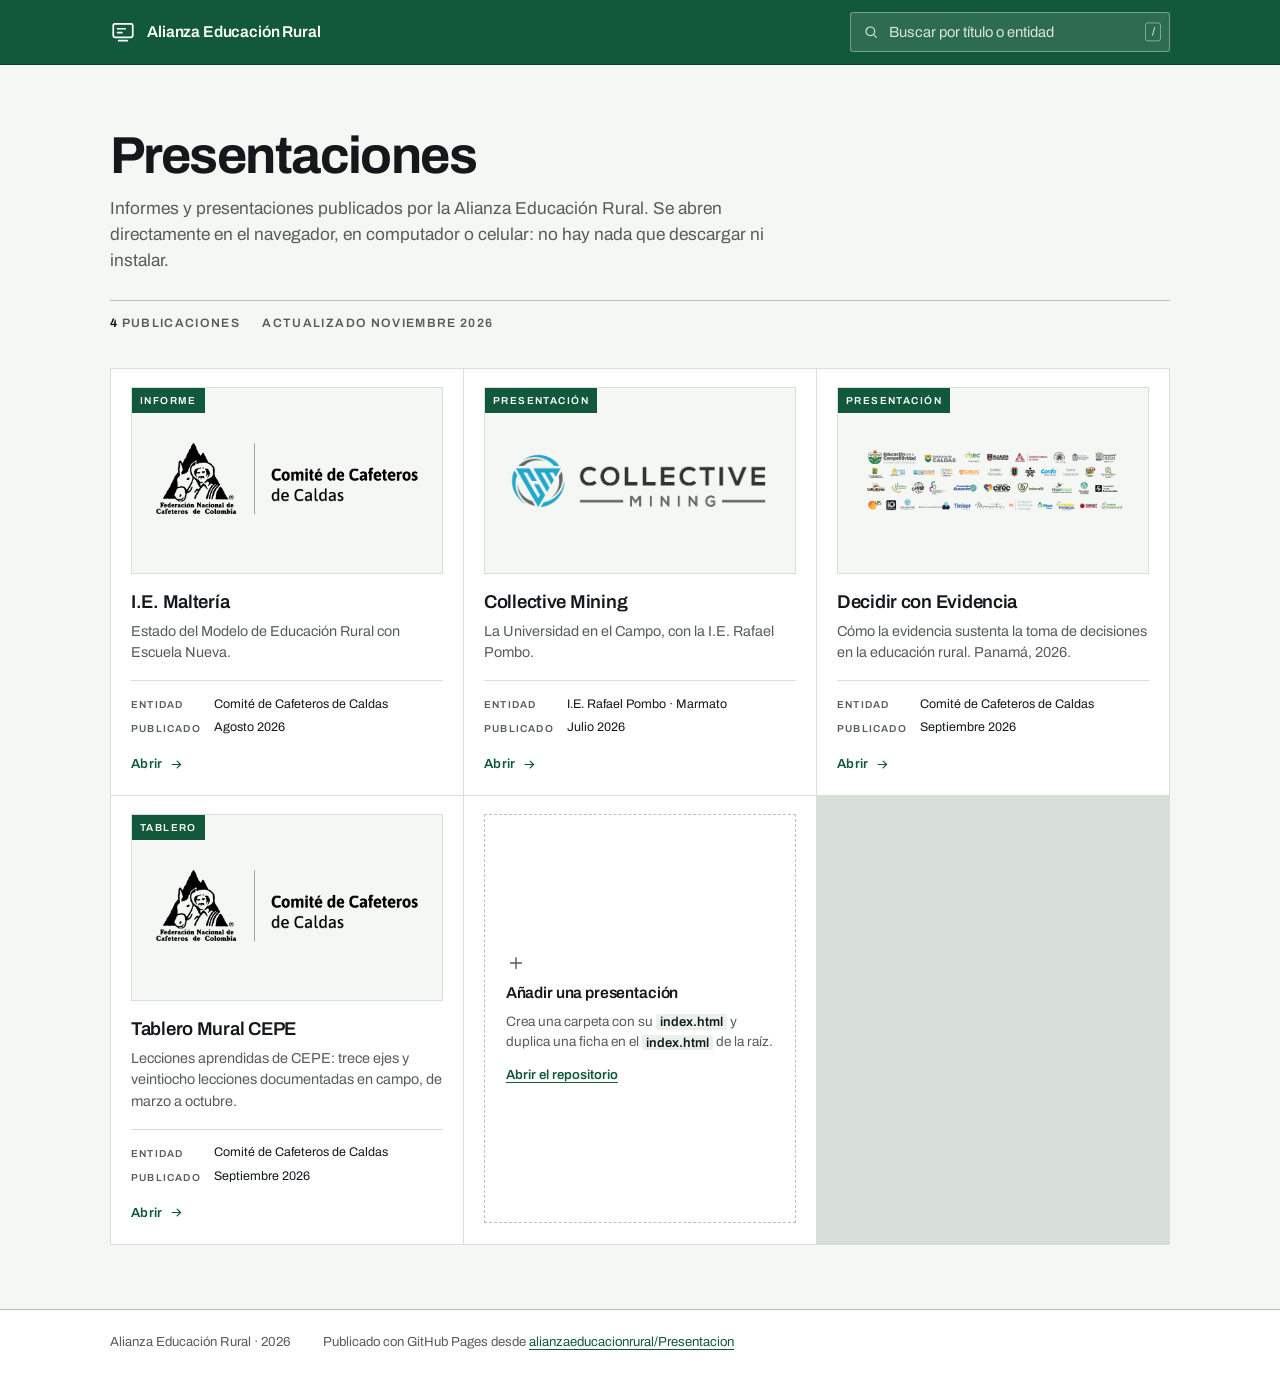
<file: index.html>
<!DOCTYPE html>
<html lang="es">
<head>
<meta charset="UTF-8">
<meta name="viewport" content="width=device-width, initial-scale=1.0">
<title>Presentaciones · Alianza Educación Rural</title>
<meta name="description" content="Repositorio de presentaciones e informes de la Alianza Educación Rural. Se abren en el navegador, sin descargas ni instalaciones.">
<meta name="theme-color" content="#12583A">
<meta property="og:type" content="website">
<meta property="og:title" content="Presentaciones · Alianza Educación Rural">
<meta property="og:description" content="Repositorio de presentaciones e informes de la Alianza Educación Rural.">
<meta property="og:locale" content="es_CO">
<link rel="icon" href="data:image/svg+xml,%3Csvg xmlns='http://www.w3.org/2000/svg' viewBox='0 0 24 24'%3E%3Crect width='24' height='24' rx='4' fill='%2312583A'/%3E%3Cg fill='none' stroke='%23fff' stroke-width='1.6' stroke-linecap='round'%3E%3Crect x='4' y='5.5' width='16' height='11' rx='1.5'/%3E%3Cpath d='M8.5 19h7M7.5 9.5h6M7.5 12.5h3.5'/%3E%3C/g%3E%3C/svg%3E">
<link rel="preconnect" href="https://fonts.googleapis.com">
<link rel="preconnect" href="https://fonts.gstatic.com" crossorigin>
<link href="https://fonts.googleapis.com/css2?family=Archivo:wght@400;500;600;700&display=swap" rel="stylesheet">
<style>
  :root{
    --verde:#12583A;
    --verde-hondo:#0C3D28;
    --verde-claro:#EAF1EC;

    --tinta:#14181B;
    --tinta-media:#565E58;
    --papel:#FFFFFF;
    --papel-2:#F5F7F4;
    --filete:#D8DED8;
    --filete-firme:#B9C2B9;

    --ui:'Archivo', system-ui, -apple-system, 'Segoe UI', sans-serif;
    --barra:64px;
    --salida:cubic-bezier(.16,1,.3,1);
  }

  *{box-sizing:border-box;}
  html,body{margin:0;}
  html{min-height:100%;}
  body{
    min-height:100vh;
    display:flex;flex-direction:column;
    font-family:var(--ui);
    font-size:16px;
    line-height:1.5;
    color:var(--tinta);
    background:var(--papel-2);
    -webkit-font-smoothing:antialiased;
    text-rendering:optimizeLegibility;
  }
  img{display:block;max-width:100%;}
  a{color:inherit;text-decoration:none;}
  h1,h2,p,dl,dd,dt,ul{margin:0;padding:0;}
  ul{list-style:none;}
  :focus-visible{outline:2px solid var(--verde);outline-offset:3px;border-radius:2px;}

  .salto{
    position:absolute;left:-9999px;top:0;z-index:20;
    background:var(--papel);color:var(--tinta);
    padding:.7rem 1rem;border:1px solid var(--filete-firme);
  }
  .salto:focus{left:1rem;top:1rem;}
  .oculto{position:absolute;width:1px;height:1px;overflow:hidden;clip-path:inset(50%);white-space:nowrap;}

  .limite{width:100%;max-width:1140px;margin:0 auto;padding:0 clamp(1rem,4vw,2.5rem);}
  main.limite{flex:1;}

  /* ============ Banda institucional ============ */
  .barra{
    position:sticky;top:0;z-index:10;
    background:var(--verde);
    color:#fff;
    border-bottom:1px solid var(--verde-hondo);
  }
  .barra .limite{
    min-height:var(--barra);
    display:flex;align-items:center;gap:1.5rem;
    padding-top:.7rem;padding-bottom:.7rem;
    flex-wrap:wrap;
  }
  .sello{display:flex;align-items:center;gap:.7rem;margin-right:auto;}
  .sello svg{width:26px;height:26px;flex:none;color:#fff;}
  .sello b{
    font-weight:600;font-size:.98rem;letter-spacing:-.01em;
    white-space:nowrap;
  }

  .buscador{position:relative;flex:0 1 320px;min-width:190px;}
  .buscador > svg{
    position:absolute;left:.8rem;top:50%;transform:translateY(-50%);
    width:16px;height:16px;color:rgba(255,255,255,.8);pointer-events:none;
  }
  .buscador input{
    width:100%;font:inherit;font-size:.92rem;
    color:#fff;background:rgba(255,255,255,.12);
    border:1px solid rgba(255,255,255,.34);border-radius:3px;
    padding:.52rem 2.6rem .52rem 2.4rem;
    transition:background .15s ease,border-color .15s ease;
  }
  .buscador input::placeholder{color:rgba(255,255,255,.82);}
  .buscador input:hover{background:rgba(255,255,255,.18);}
  .buscador input:focus{
    background:rgba(0,0,0,.2);
    border-color:#fff;outline:none;
  }
  .buscador input::-webkit-search-cancel-button{appearance:none;-webkit-appearance:none;}
  .buscador kbd{
    position:absolute;right:.55rem;top:50%;transform:translateY(-50%);
    font:inherit;font-size:.68rem;font-weight:600;line-height:1;
    color:rgba(255,255,255,.8);
    border:1px solid rgba(255,255,255,.4);border-radius:3px;
    padding:.2rem .35rem;pointer-events:none;
    transition:opacity .12s ease;
  }
  .buscador input:focus ~ kbd,
  .buscador input:not(:placeholder-shown) ~ kbd{opacity:0;}

  /* ============ Encabezado de página ============ */
  .portada{padding:clamp(2.4rem,6vw,4rem) 0 clamp(1.6rem,3vw,2.2rem);}
  h1{
    font-size:clamp(2.1rem,5.5vw,3.25rem);
    font-weight:700;letter-spacing:-.03em;line-height:1.02;
  }
  .entrada{
    margin-top:.9rem;max-width:66ch;
    font-size:clamp(1rem,1.4vw,1.08rem);
    color:var(--tinta-media);
  }

  .estado{
    display:flex;flex-wrap:wrap;align-items:baseline;gap:.5rem 1.4rem;
    margin-top:1.6rem;padding-top:.85rem;
    border-top:1px solid var(--filete-firme);
    font-size:.76rem;font-weight:600;
    letter-spacing:.11em;text-transform:uppercase;
    color:var(--tinta-media);
  }
  .estado b{color:var(--tinta);font-weight:700;}
  .estado .limpiar{
    margin-left:auto;font:inherit;color:var(--verde);
    background:none;border:none;padding:0;cursor:pointer;
    text-decoration:underline;text-underline-offset:3px;
  }
  .estado .limpiar[hidden]{display:none;}

  /* ============ Pliego de fichas ============ */
  .pliego{
    display:grid;
    grid-template-columns:repeat(auto-fill,minmax(272px,1fr));
    gap:1px;
    background:var(--filete);
    border:1px solid var(--filete);
    margin-bottom:clamp(2.5rem,6vw,4rem);
  }
  .pliego[hidden]{display:none;}
  .pliego > li{background:var(--papel);}
  .pliego > li[hidden]{display:none;}

  .ficha{
    display:flex;flex-direction:column;height:100%;
    padding:1.15rem 1.25rem 1.3rem;
    transition:background .16s ease;
  }
  a.ficha:hover{background:var(--papel-2);}

  .lamina{
    position:relative;
    aspect-ratio:5/3;
    display:flex;align-items:center;justify-content:center;
    background:var(--papel-2);
    border:1px solid var(--filete);
    padding:1.3rem;
    margin-bottom:1.05rem;
    overflow:hidden;
  }
  a.ficha:hover .lamina{background:var(--papel);}
  .lamina img{max-height:100%;width:auto;object-fit:contain;}

  .clase{
    position:absolute;top:0;left:0;
    background:var(--verde);color:#fff;
    font-size:.63rem;font-weight:600;
    letter-spacing:.14em;text-transform:uppercase;
    padding:.3rem .5rem;
  }

  .titulo{
    font-size:1.16rem;font-weight:600;letter-spacing:-.015em;line-height:1.25;
  }
  .resumen{
    margin-top:.4rem;
    font-size:.9rem;color:var(--tinta-media);
  }

  .campos{
    display:grid;grid-template-columns:auto 1fr;gap:.3rem .8rem;
    margin-top:1rem;padding-top:.85rem;
    border-top:1px solid var(--filete);
    font-size:.78rem;
  }
  .campos dt{
    font-size:.63rem;font-weight:600;
    letter-spacing:.12em;text-transform:uppercase;
    color:var(--tinta-media);
    padding-top:.18rem;
  }
  .campos dd{color:var(--tinta);}

  .abrir{
    display:flex;align-items:center;gap:.4rem;
    margin-top:auto;padding-top:1.1rem;
    font-size:.82rem;font-weight:600;
    letter-spacing:.02em;color:var(--verde);
  }
  .abrir svg{width:15px;height:15px;transition:transform .18s var(--salida);}
  a.ficha:hover .abrir svg{transform:translateX(4px);}

  /* Nota operativa: no es una publicación, por eso no se cuenta ni se filtra. */
  .nota{padding:1.15rem 1.25rem 1.3rem;}
  .nota .marco{
    height:100%;
    border:1px dashed var(--filete-firme);
    padding:1.5rem 1.3rem;
    display:flex;flex-direction:column;justify-content:center;gap:.5rem;
  }
  .nota svg{width:20px;height:20px;color:var(--tinta-media);}
  .nota h2{font-size:.98rem;font-weight:600;letter-spacing:-.01em;}
  .nota p{font-size:.85rem;color:var(--tinta-media);}
  .nota a{
    align-self:flex-start;margin-top:.25rem;
    font-size:.82rem;font-weight:600;color:var(--verde);
    text-decoration:underline;text-underline-offset:3px;
  }
  .nota code{
    font-family:var(--ui);font-weight:600;font-size:.95em;
    color:var(--tinta);background:var(--verde-claro);
    padding:.05em .3em;border-radius:2px;
  }

  .vacio{
    display:none;
    padding:3.5rem 1.5rem;text-align:center;
    background:var(--papel);border:1px solid var(--filete);
    margin-bottom:clamp(2.5rem,6vw,4rem);
    color:var(--tinta-media);font-size:.95rem;
  }
  .vacio.activo{display:block;}
  .vacio b{display:block;color:var(--tinta);font-size:1.05rem;font-weight:600;letter-spacing:-.01em;}
  .vacio p{margin-top:.35rem;}
  .vacio button{
    margin-top:1.1rem;font:inherit;font-size:.85rem;font-weight:600;
    color:#fff;background:var(--verde);
    border:1px solid var(--verde);border-radius:3px;
    padding:.5rem .9rem;cursor:pointer;
    transition:background .15s ease;
  }
  .vacio button:hover{background:var(--verde-hondo);}

  /* ============ Pie ============ */
  .pie{
    border-top:1px solid var(--filete-firme);
    background:var(--papel);
  }
  .pie .limite{
    display:flex;flex-wrap:wrap;gap:.5rem 2rem;
    padding-top:1.4rem;padding-bottom:2.4rem;
    font-size:.82rem;color:var(--tinta-media);
  }
  .pie a{color:var(--verde);text-decoration:underline;text-underline-offset:3px;}

  /* ============ Movimiento ============ */
  @media (prefers-reduced-motion: no-preference){
    .pliego > li{animation:entra .55s var(--salida) backwards;}
    .pliego > li:nth-child(1){animation-delay:.02s;}
    .pliego > li:nth-child(2){animation-delay:.09s;}
    .pliego > li:nth-child(3){animation-delay:.16s;}
    .pliego > li:nth-child(n+4){animation-delay:.22s;}
  }
  @keyframes entra{
    from{opacity:0;transform:translateY(10px);}
    to{opacity:1;transform:none;}
  }

  @media (max-width:560px){
    .barra .limite{gap:.8rem;}
    .sello{margin-right:0;width:100%;}
    .buscador{flex:1 1 100%;}
    .estado .limpiar{margin-left:0;}
  }
</style>
</head>
<body>
<!--
  THESIS: un repositorio institucional que se lee como un pliego de fichas
  técnicas; rechaza la galería de tarjetas flotantes sobre fondo crema.
  OWN-WORLD: papel blanco, filetes de 1px formando una retícula continua sin
  sombras, banda verde institucional (#12583A) que sostiene marca y búsqueda,
  Archivo 400-700, rótulos en versalitas de 11px.
  STORY: quien llega ve qué hay publicado, de quién es y de cuándo, y entra
  en un clic; el buscador queda siempre a mano.
  FIRST VIEWPORT: banda verde fija con sello y buscador; debajo el título a
  gran escala, la entrada, la línea de estado con el conteo y el pliego de
  fichas enmarcado.
  FORM: pliego de fichas. Dirección fijada por el usuario ("institucional
  claro"), así que no se tiró el dado de concept-seed.
  FINISH: unreviewed and undocumented is unfinished; this build ends with the
  finish review, the verdict, and DESIGN.md
-->
  <a class="salto" href="#pliego">Saltar al listado</a>

  <header class="barra">
    <div class="limite">
      <span class="sello">
        <svg viewBox="0 0 24 24" fill="none" stroke="currentColor" stroke-width="1.6" stroke-linecap="round" aria-hidden="true">
          <rect x="3" y="4.5" width="18" height="12.5" rx="1.5"/>
          <path d="M8 20h8M7 9h7M7 12.5h4"/>
        </svg>
        <b>Alianza Educación Rural</b>
      </span>

      <div class="buscador">
        <svg viewBox="0 0 24 24" fill="none" stroke="currentColor" stroke-width="1.8" stroke-linecap="round" aria-hidden="true">
          <circle cx="11" cy="11" r="6.5"/><path d="M20 20l-3.8-3.8"/>
        </svg>
        <label class="oculto" for="q">Buscar presentación</label>
        <input id="q" type="search" placeholder="Buscar por título o entidad" autocomplete="off">
        <kbd>/</kbd>
      </div>
    </div>
  </header>

  <main class="limite">
    <div class="portada">
      <h1>Presentaciones</h1>
      <p class="entrada">Informes y presentaciones publicados por la Alianza Educación Rural. Se abren directamente en el navegador, en computador o celular: no hay nada que descargar ni instalar.</p>

      <p class="estado">
        <span><b id="conteo">4</b> <span id="conteo-texto">publicaciones</span></span>
        <span>Actualizado noviembre 2026</span>
        <button class="limpiar" id="limpiar" type="button" hidden>Quitar filtro</button>
      </p>
    </div>

    <ul class="pliego" id="pliego">
      <li data-buscar="malteria informe ejecutivo escuela nueva comite de cafeteros de caldas manizales educacion rural">
        <a class="ficha" href="./malteria/">
          <span class="lamina">
            <img src="./malteria/comite-cafeteros.png" alt="" width="320" height="192" loading="lazy">
            <span class="clase">Informe</span>
          </span>
          <h2 class="titulo">I.E. Maltería</h2>
          <p class="resumen">Estado del Modelo de Educación Rural con Escuela Nueva.</p>
          <dl class="campos">
            <dt>Entidad</dt><dd>Comité de Cafeteros de Caldas</dd>
            <dt>Publicado</dt><dd>Agosto 2026</dd>
          </dl>
          <span class="abrir">Abrir
            <svg viewBox="0 0 24 24" fill="none" stroke="currentColor" stroke-width="1.9" stroke-linecap="round" stroke-linejoin="round" aria-hidden="true">
              <path d="M5 12h13M13 6.5l5.5 5.5-5.5 5.5"/>
            </svg>
          </span>
        </a>
      </li>

      <li data-buscar="collective mining la universidad en el campo institucion educativa rafael pombo marmato caldas">
        <a class="ficha" href="./collective-mining/">
          <span class="lamina">
            <img src="./collective-mining/collective-mining-logo.png" alt="" width="320" height="192" loading="lazy">
            <span class="clase">Presentación</span>
          </span>
          <h2 class="titulo">Collective Mining</h2>
          <p class="resumen">La Universidad en el Campo, con la I.E. Rafael Pombo.</p>
          <dl class="campos">
            <dt>Entidad</dt><dd>I.E. Rafael Pombo · Marmato</dd>
            <dt>Publicado</dt><dd>Julio 2026</dd>
          </dl>
          <span class="abrir">Abrir
            <svg viewBox="0 0 24 24" fill="none" stroke="currentColor" stroke-width="1.9" stroke-linecap="round" stroke-linejoin="round" aria-hidden="true">
              <path d="M5 12h13M13 6.5l5.5 5.5-5.5 5.5"/>
            </svg>
          </span>
        </a>
      </li>

      <li data-buscar="panama evidencia para la toma de decisiones comite de cafeteros de caldas educacion para la competitividad">
        <a class="ficha" href="./panama/">
          <span class="lamina">
            <img src="./panama/Img/LOGOS-Competitividad-Feb.-2026 (2).png" alt="" width="320" height="192" loading="lazy">
            <span class="clase">Presentación</span>
          </span>
          <h2 class="titulo">Decidir con Evidencia</h2>
          <p class="resumen">Cómo la evidencia sustenta la toma de decisiones en la educación rural. Panamá, 2026.</p>
          <dl class="campos">
            <dt>Entidad</dt><dd>Comité de Cafeteros de Caldas</dd>
            <dt>Publicado</dt><dd>Septiembre 2026</dd>
          </dl>
          <span class="abrir">Abrir
            <svg viewBox="0 0 24 24" fill="none" stroke="currentColor" stroke-width="1.9" stroke-linecap="round" stroke-linejoin="round" aria-hidden="true">
              <path d="M5 12h13M13 6.5l5.5 5.5-5.5 5.5"/>
            </svg>
          </span>
        </a>
      </li>

      <li data-buscar="cepe tablero mural lecciones aprendidas comite de cafeteros de caldas educacion rural evidencia potencial">
        <a class="ficha" href="./CEPE/lecciones-agosto/">
          <span class="lamina">
            <img src="./CEPE/lecciones-agosto/Logos/2.png" alt="" width="320" height="192" loading="lazy">
            <span class="clase">Tablero</span>
          </span>
          <h2 class="titulo">Tablero Mural CEPE</h2>
          <p class="resumen">Lecciones aprendidas de CEPE: trece ejes y veintiocho lecciones documentadas en campo, de marzo a octubre.</p>
          <dl class="campos">
            <dt>Entidad</dt><dd>Comité de Cafeteros de Caldas</dd>
            <dt>Publicado</dt><dd>Septiembre 2026</dd>
          </dl>
          <span class="abrir">Abrir
            <svg viewBox="0 0 24 24" fill="none" stroke="currentColor" stroke-width="1.9" stroke-linecap="round" stroke-linejoin="round" aria-hidden="true">
              <path d="M5 12h13M13 6.5l5.5 5.5-5.5 5.5"/>
            </svg>
          </span>
        </a>
      </li>

      <li class="nota" data-fija>
        <div class="marco">
          <svg viewBox="0 0 24 24" fill="none" stroke="currentColor" stroke-width="1.7" stroke-linecap="round" aria-hidden="true">
            <path d="M12 5.5v13M5.5 12h13"/>
          </svg>
          <h2>Añadir una presentación</h2>
          <p>Crea una carpeta con su <code>index.html</code> y duplica una ficha en el <code>index.html</code> de la raíz.</p>
          <a href="https://github.com/alianzaeducacionrural/Presentacion">Abrir el repositorio</a>
        </div>
      </li>
    </ul>

    <div class="vacio" id="vacio">
      <b>Sin coincidencias</b>
      <p>Ninguna publicación coincide con «<span id="vacio-q"></span>».</p>
      <button type="button" id="vacio-limpiar">Ver todas las publicaciones</button>
    </div>
  </main>

  <footer class="pie">
    <div class="limite">
      <span>Alianza Educación Rural · 2026</span>
      <span>Publicado con GitHub Pages desde <a href="https://github.com/alianzaeducacionrural/Presentacion">alianzaeducacionrural/Presentacion</a></span>
    </div>
  </footer>

  <script>
    (function(){
      var pliego  = document.getElementById('pliego');
      var todas   = Array.prototype.slice.call(pliego.children);
      var fichas  = todas.filter(function(li){ return !li.hasAttribute('data-fija'); });
      var nota    = pliego.querySelector('[data-fija]');
      var input   = document.getElementById('q');
      var conteo  = document.getElementById('conteo');
      var texto   = document.getElementById('conteo-texto');
      var vacio   = document.getElementById('vacio');
      var vacioQ  = document.getElementById('vacio-q');
      var limpiar = document.getElementById('limpiar');
      var reponer = document.getElementById('vacio-limpiar');

      function marcar(n){
        conteo.textContent = n;
        texto.textContent  = n === 1 ? 'publicación' : 'publicaciones';
      }

      function plano(s){
        return s.toLowerCase().normalize('NFD').replace(/[\u0300-\u036f]/g, '');
      }

      function filtrar(){
        var q = plano(input.value.trim());
        var visibles = 0;

        fichas.forEach(function(li){
          var coincide = !q || plano(li.dataset.buscar + ' ' + li.textContent).indexOf(q) !== -1;
          li.hidden = !coincide;
          if (coincide) visibles++;
        });

        // Mientras se filtra, la nota de "añadir" estorba.
        nota.hidden = !!q;
        marcar(visibles);
        limpiar.hidden = !q;
        vacioQ.textContent = input.value.trim();
        vacio.classList.toggle('activo', visibles === 0);
        pliego.hidden = visibles === 0;
      }

      function reiniciar(){
        input.value = '';
        filtrar();
        input.focus();
      }

      marcar(fichas.length);
      input.addEventListener('input', filtrar);
      limpiar.addEventListener('click', reiniciar);
      reponer.addEventListener('click', reiniciar);

      input.addEventListener('keydown', function(e){
        if (e.key === 'Escape' && input.value){ input.value = ''; filtrar(); }
      });

      document.addEventListener('keydown', function(e){
        if (e.key === '/' && e.target !== input && !/^(INPUT|TEXTAREA|SELECT)$/.test(e.target.tagName)){
          e.preventDefault();
          input.focus();
        }
      });
    })();
  </script>
</body>
</html>
</file>
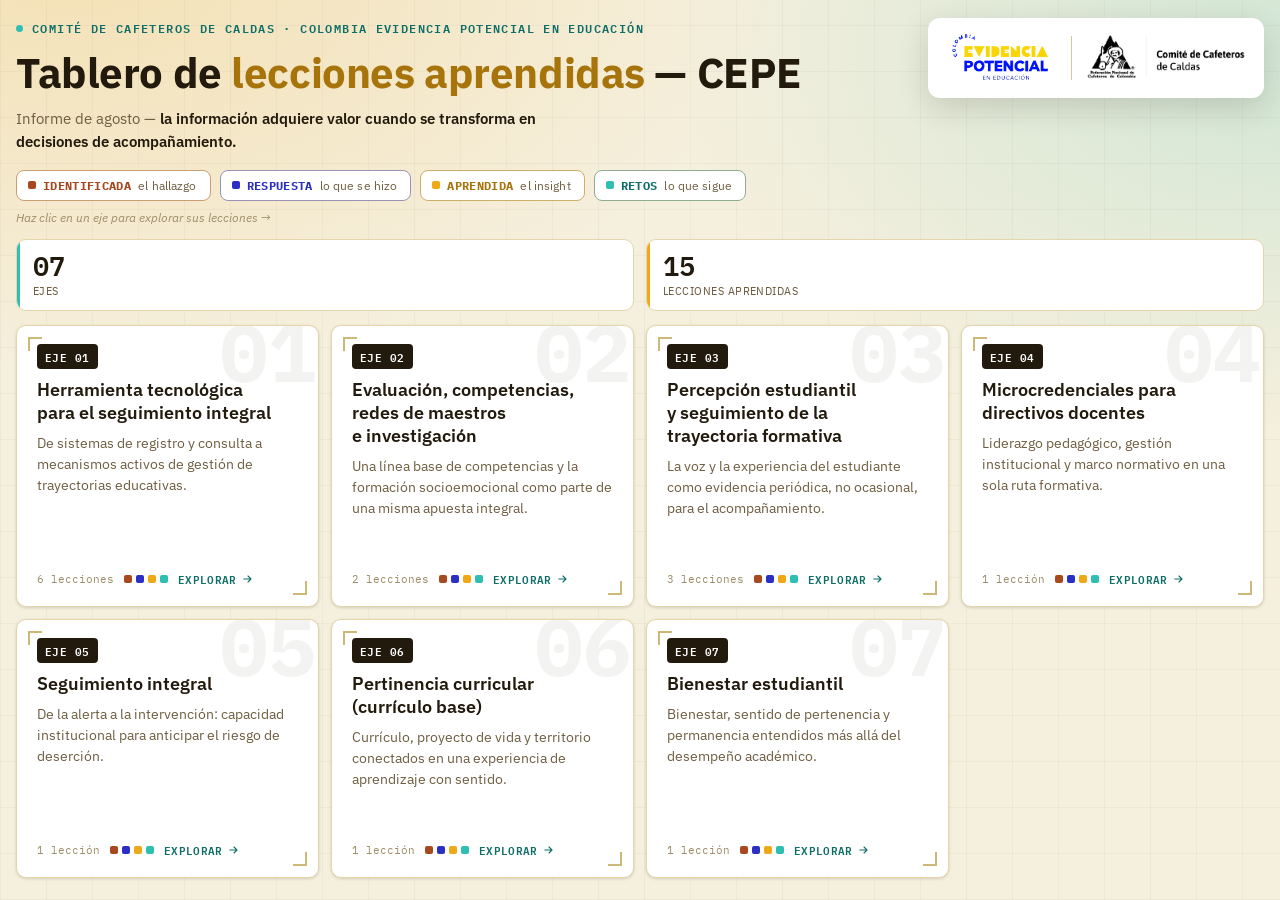
<file: CEPE/index.html>
<!DOCTYPE html>
<html lang="es">
<head>
<meta charset="UTF-8">
<meta name="viewport" content="width=device-width, initial-scale=1.0">
<title>Tablero Mural CEPE — Comité de Cafeteros de Caldas</title>
<meta name="description" content="Tablero interactivo de lecciones aprendidas de CEPE: siete ejes temáticos y quince lecciones documentadas en campo, Comité de Cafeteros de Caldas.">
<meta name="theme-color" content="#F5EFDD">
<link rel="icon" href="data:image/svg+xml,<svg xmlns='http://www.w3.org/2000/svg' viewBox='0 0 100 100'><text y='.9em' font-size='90'>%F0%9F%97%BA%EF%B8%8F</text></svg>">
<link rel="preconnect" href="https://fonts.googleapis.com">
<link rel="preconnect" href="https://fonts.gstatic.com" crossorigin>
<link href="https://fonts.googleapis.com/css2?family=IBM+Plex+Sans:wght@400;500;600;700&family=IBM+Plex+Sans+Condensed:wght@500;600;700&family=IBM+Plex+Mono:wght@400;500;600;700&display=swap" rel="stylesheet">
<style>
  :root{
    --bg:#F5EFDD;
    --bg-2:#FFFFFF;
    --bg-3:#F1E6C4;
    --ink:#221A0D;
    --ink-soft:#6E5D40;
    --ink-dim:#9C8C68;
    --border:#E4D6AA;
    --border-bright:#CDB877;
    --gold:#A6740B;
    --gold-fill:#EFA916;
    --cyan:#0F6E68;
    --cyan-fill:#2FBFB2;
    --blue:#2B2FC4;
    --rust:#A8481F;
    --teal:#0F6E68;
    --chip:#FFFFFF;
    --shadow:rgba(43,32,19,.16);
    --focus:#0F6E68;
  }

  *{box-sizing:border-box}
  html,body{height:100%;margin:0}
  html{-webkit-text-size-adjust:100%}
  body{
    background:var(--bg);color:var(--ink);
    font-family:'IBM Plex Sans',system-ui,-apple-system,'Segoe UI',sans-serif;
    padding-left:16px;padding-right:16px;
    background-image:
      repeating-linear-gradient(0deg, rgba(34,26,13,.035) 0 1px, transparent 1px 46px),
      repeating-linear-gradient(90deg, rgba(34,26,13,.035) 0 1px, transparent 1px 46px),
      radial-gradient(ellipse 55% 45% at 6% -4%, color-mix(in srgb, var(--gold-fill) 20%, transparent), transparent),
      radial-gradient(ellipse 50% 42% at 102% 6%, color-mix(in srgb, var(--cyan-fill) 18%, transparent), transparent);
    background-attachment:fixed;
    overflow-x:hidden;
  }
  h1,h2,h3{font-family:'IBM Plex Sans',sans-serif;text-wrap:balance;margin:0}
  p{margin:0}
  .mono{font-family:'IBM Plex Mono',monospace}
  img{max-width:100%;display:block}
  button{font:inherit;color:inherit;background:none;border:none;cursor:pointer;text-align:left}
  :focus-visible{outline:2px solid var(--focus);outline-offset:2px;border-radius:3px}
  [hidden]{display:none!important}

  .stage{
    min-height:100%;
    max-width:1260px;margin:0 auto;
    display:flex;flex-direction:column;gap:14px;
    padding-top:18px;padding-bottom:22px;
  }

  /* ---- top zone ---- */
  .topzone{display:flex;justify-content:space-between;align-items:flex-start;gap:22px;flex-wrap:wrap}
  .titleblock{flex:1 1 420px;min-width:0}
  .eyebrow{
    font-family:'IBM Plex Mono',monospace;font-size:.72rem;letter-spacing:.12em;
    text-transform:uppercase;color:var(--cyan);font-weight:600;
    display:flex;align-items:center;gap:9px;margin-bottom:12px;
  }
  .livedot{width:7px;height:7px;border-radius:50%;background:var(--cyan-fill);flex:none;
    box-shadow:0 0 0 0 rgba(47,191,178,.6);animation:pulse 2.4s ease-out infinite}
  @keyframes pulse{
    0%{box-shadow:0 0 0 0 rgba(47,191,178,.5)}
    70%{box-shadow:0 0 0 7px rgba(47,191,178,0)}
    100%{box-shadow:0 0 0 0 rgba(47,191,178,0)}
  }
  @media (prefers-reduced-motion: reduce){ .livedot{animation:none} }
  h1{font-size:clamp(1.7rem,2.5vw + 1rem,2.65rem);font-weight:700;line-height:1.08;letter-spacing:-.01em}
  h1 .accent{color:var(--gold)}
  .lede{margin-top:11px;max-width:66ch;font-size:.95rem;color:var(--ink-soft);line-height:1.55}
  .lede strong{color:var(--ink);font-weight:600}

  .legend{display:flex;gap:9px;flex-wrap:wrap;margin-top:16px;align-items:center}
  .legend-item{
    display:flex;align-items:center;gap:7px;font-family:'IBM Plex Sans',sans-serif;
    font-size:.76rem;color:var(--ink-soft);letter-spacing:.01em;
    padding:7px 13px 7px 11px;border-radius:8px;border:1px solid var(--border);
    background:var(--bg-2);
  }
  .legend-item b{font-family:'IBM Plex Mono',monospace;font-weight:700;letter-spacing:.03em;text-transform:uppercase;font-size:.72rem}
  .legend-item.li{border-color:color-mix(in srgb, var(--rust) 40%, var(--border))}
  .legend-item.li b{color:var(--rust)}
  .legend-item.ra{border-color:color-mix(in srgb, var(--blue) 40%, var(--border))}
  .legend-item.ra b{color:var(--blue)}
  .legend-item.la{border-color:color-mix(in srgb, var(--gold) 40%, var(--border))}
  .legend-item.la b{color:var(--gold)}
  .legend-item.rt{border-color:color-mix(in srgb, var(--teal) 40%, var(--border))}
  .legend-item.rt b{color:var(--teal)}
  .dot{width:8px;height:8px;border-radius:2px;flex:none}
  .dot.li{background:var(--rust)}
  .dot.ra{background:var(--blue)}
  .dot.la{background:var(--gold-fill)}
  .dot.rt{background:var(--cyan-fill)}
  .hint{font-family:'IBM Plex Sans',sans-serif;font-size:.75rem;color:var(--ink-dim);font-style:italic}

  .brandmarks{
    display:flex;align-items:center;gap:14px;flex:0 0 auto;
    background:var(--chip);border-radius:12px;
    padding:12px 18px;box-shadow:0 10px 30px var(--shadow);
  }
  .brandmarks img{height:56px;width:auto}
  .brandmarks .div{width:1px;height:44px;background:#D8C79B}

  /* ---- kpi row ---- */
  .kpis{display:flex;gap:12px;flex-wrap:wrap}
  .kpi{
    flex:1 1 150px;background:var(--bg-2);border:1px solid var(--border);border-radius:10px;
    padding:12px 16px;position:relative;overflow:hidden;
  }
  .kpi::before{content:'';position:absolute;left:0;top:0;bottom:0;width:3px;background:var(--cyan-fill)}
  .kpi:nth-child(2)::before{background:var(--gold-fill)}
  .kpi-n{font-family:'IBM Plex Mono',monospace;font-weight:600;font-size:1.7rem;color:var(--ink);font-variant-numeric:tabular-nums;line-height:1}
  .kpi-l{margin-top:4px;font-family:'IBM Plex Sans Condensed',sans-serif;font-size:.72rem;color:var(--ink-soft);text-transform:uppercase;letter-spacing:.04em}

  /* ---- bento ---- */
  .bento{
    flex:1 1 auto;
    display:grid;
    grid-template-columns:repeat(4,1fr);
    gap:12px;
  }
  .tile{
    position:relative;background-color:var(--bg-2);border:1px solid var(--border);border-radius:10px;
    padding:18px 20px;display:flex;flex-direction:column;overflow:hidden;min-height:200px;
    box-shadow:0 1px 3px var(--shadow);
    transition:transform .16s ease,box-shadow .16s ease,border-color .16s ease,background-color .16s ease;
    background-image:
      linear-gradient(var(--border-bright),var(--border-bright)),
      linear-gradient(var(--border-bright),var(--border-bright)),
      linear-gradient(var(--border-bright),var(--border-bright)),
      linear-gradient(var(--border-bright),var(--border-bright));
    background-repeat:no-repeat;
    background-size:14px 2px,2px 14px,14px 2px,2px 14px;
    background-position:11px 11px, 11px 11px, calc(100% - 11px) calc(100% - 11px), calc(100% - 11px) calc(100% - 11px);
  }
  .tile:hover,.tile:focus-visible{transform:translateY(-3px);border-color:var(--cyan);background-color:var(--bg-3);
    box-shadow:0 16px 34px var(--shadow),0 0 0 1px color-mix(in srgb, var(--cyan) 35%, transparent)}

  .tile-ghost{
    position:absolute;top:-14px;right:2px;font-family:'IBM Plex Mono',monospace;font-weight:700;
    font-size:5rem;color:var(--ink);opacity:.05;line-height:1;pointer-events:none;user-select:none;
  }

  .tile-num{
    font-family:'IBM Plex Mono',monospace;font-size:.66rem;color:var(--bg-2);font-weight:600;
    position:relative;letter-spacing:.04em;background:var(--ink);
    display:inline-flex;width:fit-content;padding:3px 8px;border-radius:4px;
  }
  .tile-title{
    font-family:'IBM Plex Sans',sans-serif;font-weight:600;color:var(--ink);text-wrap:balance;position:relative;
    margin-top:9px;font-size:1.14rem;line-height:1.26;
  }
  .tile-dek{
    color:var(--ink-soft);font-size:.87rem;line-height:1.5;margin-top:9px;position:relative;
    display:-webkit-box;-webkit-box-orient:vertical;overflow:hidden;-webkit-line-clamp:4;
  }

  .tile-meta{
    margin-top:auto;padding-top:14px;display:flex;align-items:center;justify-content:space-between;
    gap:10px;position:relative;
  }
  .tile-count{font-family:'IBM Plex Mono',monospace;font-size:.68rem;color:var(--ink-dim)}
  .tile-dots{display:flex;gap:4px}
  .tile-arrow{
    display:flex;align-items:center;gap:5px;font-family:'IBM Plex Mono',monospace;font-size:.66rem;
    color:var(--cyan);font-weight:600;text-transform:uppercase;letter-spacing:.03em;
  }
  .tile-arrow svg{width:12px;height:12px;transition:transform .18s ease}
  .tile:hover .tile-arrow svg{transform:translateX(3px)}

  @media (max-width:900px){ .bento{grid-template-columns:repeat(2,1fr)} }
  @media (max-width:460px){ .bento{grid-template-columns:1fr} }

  /* ---- modal ---- */
  .modal-overlay{
    position:fixed;inset:0;display:flex;align-items:center;justify-content:center;
    padding:16px;
    background:rgba(4,8,16,.72);backdrop-filter:blur(4px);z-index:200;
    opacity:0;visibility:hidden;transition:opacity .2s ease;
  }
  .modal-overlay.show{opacity:1;visibility:visible}
  .modal{
    background:var(--bg-2);border-radius:14px;border:1px solid var(--border-bright);
    width:100%;max-width:1080px;height:min(880px,100%);display:flex;flex-direction:column;
    box-shadow:0 30px 80px rgba(0,0,0,.6);
    transform:translateY(14px) scale(.98);transition:transform .22s ease;
    overflow:hidden;
  }
  .modal-overlay.show .modal{transform:translateY(0) scale(1)}
  .modal-close{
    position:absolute;top:20px;right:20px;width:38px;height:38px;border-radius:8px;
    background:var(--bg-3);border:1px solid var(--border);display:flex;align-items:center;justify-content:center;
    color:var(--ink-soft);z-index:2;
  }
  .modal-close:hover{color:var(--ink);border-color:var(--cyan)}
  .modal-close svg{width:15px;height:15px}

  .modal-head{position:relative;padding:32px 68px 22px 34px;border-bottom:1px solid var(--border);flex:0 0 auto;
    background:linear-gradient(180deg, color-mix(in srgb, var(--cyan) 6%, transparent), transparent)}
  .modal-kicker{font-family:'IBM Plex Mono',monospace;font-size:.74rem;letter-spacing:.08em;
    text-transform:uppercase;color:var(--gold);font-weight:600;display:flex;align-items:center;gap:8px}
  .modal-title{font-family:'IBM Plex Sans',sans-serif;font-size:clamp(1.5rem,1.6vw + 1.1rem,2.1rem);font-weight:700;margin-top:10px;max-width:56ch;color:var(--ink)}
  .modal-dek{margin-top:10px;color:var(--ink-soft);font-size:1rem;line-height:1.55;max-width:60ch}

  .modal-toolbar{
    display:flex;align-items:center;justify-content:space-between;gap:10px;
    padding:12px 34px;border-bottom:1px solid var(--border);background:var(--bg-3);flex:0 0 auto;
  }
  .tb-btn{
    display:flex;align-items:center;gap:6px;font-family:'IBM Plex Mono',monospace;font-size:.78rem;color:var(--ink-soft);
    padding:7px 12px;border-radius:7px;border:1px solid transparent;
  }
  .tb-btn:hover{color:var(--ink);background:var(--bg-2);border-color:var(--border)}
  .tb-btn svg{width:14px;height:14px}
  .tb-btn.back{color:var(--cyan);font-weight:600}
  .tb-nav{display:flex;align-items:center;gap:4px}
  .tb-pos{font-family:'IBM Plex Mono',monospace;font-size:.72rem;color:var(--ink-soft);padding:0 4px;min-width:52px;text-align:center}

  .modal-body{padding:28px 34px 34px;overflow-y:auto;flex:1 1 auto}

  .lesson-list{list-style:none;margin:0;padding:0;display:flex;flex-direction:column;gap:10px}
  .lesson-row{
    width:100%;display:flex;align-items:flex-start;gap:14px;padding:18px 20px;
    border:1px solid var(--border);border-radius:10px;background:var(--bg);
    transition:border-color .15s,background .15s;
  }
  .lesson-row:hover{border-color:var(--cyan);background:var(--bg-3)}
  .lesson-num{
    font-family:'IBM Plex Mono',monospace;font-size:.72rem;color:var(--bg-2);flex:none;
    background:var(--ink);padding:4px 8px;border-radius:4px;height:fit-content;
  }
  .lesson-text{flex:1;font-family:'IBM Plex Sans',sans-serif;font-weight:600;font-size:1.08rem;line-height:1.36;color:var(--ink)}
  .lesson-dots{display:flex;gap:5px;flex:none;padding-top:6px}
  .lesson-go{width:16px;height:16px;flex:none;color:var(--ink-dim);margin-top:4px}

  .quads{display:grid;grid-template-columns:1fr 1fr;gap:16px}
  .quad{background:var(--bg);border:1px solid var(--border);border-radius:10px;padding:20px 22px;border-left:4px solid transparent}
  .quad.li{border-left-color:var(--rust)}
  .quad.ra{border-left-color:var(--blue)}
  .quad.la{border-left-color:var(--gold)}
  .quad.rt{border-left-color:var(--teal)}
  .quad-label{display:flex;align-items:center;gap:9px;font-family:'IBM Plex Mono',monospace;
    font-size:.92rem;letter-spacing:.04em;text-transform:uppercase;font-weight:700;margin-bottom:12px}
  .quad.li .quad-label{color:var(--rust)}
  .quad.ra .quad-label{color:var(--blue)}
  .quad.la .quad-label{color:var(--gold)}
  .quad.rt .quad-label{color:var(--teal)}
  .quad-label svg{width:18px;height:18px;flex:none}
  .quad p{font-size:.95rem;line-height:1.58;color:var(--ink-soft)}
  @media (max-width:560px){ .quads{grid-template-columns:1fr} }
</style>
</head>
<body>

<div class="stage">
  <div class="topzone">
    <div class="titleblock">
      <p class="eyebrow"><span class="livedot"></span>Comité de Cafeteros de Caldas · Colombia Evidencia Potencial en Educación</p>
      <h1>Tablero de <span class="accent">lecciones aprendidas</span> — CEPE</h1>
      <p class="lede">Informe de agosto — <strong>la información adquiere valor cuando se transforma en decisiones de acompañamiento.</strong></p>
      <div class="legend">
        <span class="legend-item li"><span class="dot li"></span><b>Identificada</b> el hallazgo</span>
        <span class="legend-item ra"><span class="dot ra"></span><b>Respuesta</b> lo que se hizo</span>
        <span class="legend-item la"><span class="dot la"></span><b>Aprendida</b> el insight</span>
        <span class="legend-item rt"><span class="dot rt"></span><b>Retos</b> lo que sigue</span>
        <span class="hint">Haz clic en un eje para explorar sus lecciones →</span>
      </div>
    </div>
    <div class="brandmarks">
      <img src="./Logos/1.png" alt="Colombia Evidencia Potencial en Educación">
      <div class="div"></div>
      <img src="./Logos/2.png" alt="Comité de Cafeteros de Caldas — Federación Nacional de Cafeteros de Colombia">
    </div>
  </div>

  <div class="kpis">
    <div class="kpi"><div class="kpi-n mono">07</div><div class="kpi-l">Ejes</div></div>
    <div class="kpi"><div class="kpi-n mono">15</div><div class="kpi-l">Lecciones aprendidas</div></div>
  </div>

  <div class="bento" id="bento"></div>
</div>

<div class="modal-overlay" id="overlay">
  <div class="modal" role="dialog" aria-modal="true" aria-labelledby="modalTitle" tabindex="-1" id="modalPanel">
    <button class="modal-close" id="modalClose" aria-label="Cerrar">
      <svg viewBox="0 0 20 20" fill="none" stroke="currentColor" stroke-width="1.8" stroke-linecap="round"><path d="M5 5l10 10M15 5 5 15"/></svg>
    </button>
    <div class="modal-head">
      <p class="modal-kicker" id="modalKicker"></p>
      <h2 class="modal-title" id="modalTitle"></h2>
      <p class="modal-dek" id="modalDek"></p>
    </div>
    <div class="modal-toolbar">
      <button class="tb-btn back" id="tbBack" hidden>
        <svg viewBox="0 0 20 20" fill="none" stroke="currentColor" stroke-width="1.8" stroke-linecap="round" stroke-linejoin="round"><path d="M12 5 7 10l5 5"/></svg>
        Volver a lecciones
      </button>
      <span></span>
      <div class="tb-nav">
        <button class="tb-btn" id="tbPrev" aria-label="Anterior">
          <svg viewBox="0 0 20 20" fill="none" stroke="currentColor" stroke-width="1.8" stroke-linecap="round" stroke-linejoin="round"><path d="M12 5 7 10l5 5"/></svg>
        </button>
        <span class="tb-pos mono" id="tbPos"></span>
        <button class="tb-btn" id="tbNext" aria-label="Siguiente">
          <svg viewBox="0 0 20 20" fill="none" stroke="currentColor" stroke-width="1.8" stroke-linecap="round" stroke-linejoin="round"><path d="M8 5l5 5-5 5"/></svg>
        </button>
      </div>
    </div>
    <div class="modal-body" id="modalBody"></div>
  </div>
</div>

<script>
(function(){
  "use strict";

  var ICONS = {
    li: '<svg viewBox="0 0 20 20" fill="none" stroke="currentColor" stroke-width="1.6" stroke-linecap="round"><circle cx="8.3" cy="8.3" r="5.3"/><line x1="16" y1="16" x2="12.4" y2="12.4"/></svg>',
    ra: '<svg viewBox="0 0 20 20" fill="none" stroke="currentColor" stroke-width="1.6" stroke-linecap="round" stroke-linejoin="round"><path d="M3 10h11"/><path d="M9.5 5l5 5-5 5"/></svg>',
    la: '<svg viewBox="0 0 20 20" fill="none" stroke="currentColor" stroke-width="1.4" stroke-linejoin="round"><path d="M10 2.2 11.5 8 17.8 10 11.5 12 10 17.8 8.5 12 2.2 10 8.5 8Z"/></svg>',
    rt: '<svg viewBox="0 0 20 20" fill="none" stroke="currentColor" stroke-width="1.6" stroke-linecap="round" stroke-linejoin="round"><path d="M2.5 14.5 7 10l3 3 4-6.5"/><path d="M11.5 6.2h2.9v2.9"/></svg>'
  };
  var ARROW_RIGHT = '<svg viewBox="0 0 20 20" fill="none" stroke="currentColor" stroke-width="1.8" stroke-linecap="round" stroke-linejoin="round"><path d="M3 10h12M10 5l5 5-5 5"/></svg>';
  var CHEVRON_SM = '<svg viewBox="0 0 20 20" fill="none" stroke="currentColor" stroke-width="1.8" stroke-linecap="round" stroke-linejoin="round"><path d="M7 5l5 5-5 5"/></svg>';
  var LABELS = { li:'Lección identificada', ra:'Respuesta adoptada', la:'Lección aprendida', rt:'Retos para transferencia' };

  var DATA = [
    { num:'01', title:'Herramienta tecnológica para el seguimiento integral',
      dek:'De sistemas de registro y consulta a mecanismos activos de gestión de trayectorias educativas.',
      cards:[
        { title:'La información adquiere valor cuando se transforma en decisiones de acompañamiento',
          li:'El desarrollo e implementación de la herramienta tecnológica evidenció que la información sobre permanencia y rendimiento académico se encontraba fragmentada y era consultada principalmente mediante reportes periódicos, lo que limitaba la identificación oportuna de variaciones en las trayectorias educativas.',
          ra:'Se diseñó una herramienta que integra información sobre permanencia, asistencia, rendimiento académico y otras variables asociadas a las trayectorias, facilitando su consulta y actualización oportuna.',
          la:'Digitalizar información no garantiza, por sí solo, una gestión basada en evidencia. El valor de la herramienta se concreta cuando los datos son interpretados, contextualizados y utilizados para identificar riesgos, focalizar acompañamientos y tomar decisiones oportunas.',
          rt:'La herramienta debe consolidarse como mecanismo de gestión de trayectorias educativas y no únicamente como sistema de registro o consulta.' },
        { title:'La oportunidad de la información es determinante para activar respuestas preventivas',
          li:'La experiencia evidenció que disponer de información únicamente al cierre de un periodo académico limita la capacidad de intervención en procesos asociados a permanencia y rendimiento.',
          ra:'Se avanzó hacia la disponibilidad de información actualizada para identificar tempranamente variaciones en desempeño, asistencia y continuidad y orientar acciones de acompañamiento.',
          la:'La oportunidad de la información es tan relevante como su calidad cuando el propósito es gestionar trayectorias educativas. La información debe estar disponible cuando todavía es posible intervenir.',
          rt:'El valor de la herramienta deberá medirse por su capacidad para anticipar riesgos y activar respuestas oportunas, además de sus indicadores de uso.' },
        { title:'Integrar información dispersa mejora la lectura de las trayectorias estudiantiles',
          li:'La implementación evidenció que la información requerida para comprender permanencia y rendimiento se encuentra distribuida entre diferentes actores y fuentes, dificultando una lectura integral.',
          ra:'La herramienta permitió articular diferentes dimensiones de información y relacionar variables académicas y de permanencia con acciones de acompañamiento.',
          la:'El seguimiento integral requiere superar la lectura aislada de fuentes y avanzar hacia una comprensión articulada de las diferentes dimensiones de la trayectoria estudiantil.',
          rt:'La evolución de la herramienta deberá fortalecer la interoperabilidad y articulación de fuentes, reduciendo duplicidades y carga administrativa.' },
        { title:'El seguimiento de la permanencia requiere corresponsabilidad institucional',
          li:'La implementación permitió reconocer que el seguimiento de la permanencia no puede recaer exclusivamente en un actor y requiere articulación entre universidad, asesoría pedagógica e institución educativa.',
          ra:'El acceso compartido a la información permitió observar una misma realidad y coordinar acciones de acompañamiento, seguimiento y respuesta.',
          la:'La disponibilidad compartida de información favorece la corresponsabilidad, pero esta requiere una definición explícita de roles para evitar vacíos o duplicidades.',
          rt:'El modelo deberá precisar quién identifica, quién analiza, quién interviene, quién realiza seguimiento y quién evalúa resultados.' },
        { title:'Las alertas generan valor cuando están asociadas a rutas de intervención',
          li:'La experiencia evidenció que identificar un riesgo no equivale a solucionarlo. Una alerta tecnológica solo produce valor cuando permite activar una respuesta pertinente y oportuna.',
          ra:'La herramienta permitió identificar situaciones que requieren atención y puso de manifiesto la necesidad de articular las alertas con rutas de acompañamiento pedagógico, académico e institucional.',
          la:'Cada alerta debe conducir a una secuencia de actuación que conecte análisis, responsable, acción, seguimiento y resultado.',
          rt:'La siguiente fase deberá avanzar hacia una lógica de alerta → análisis → responsable → acción → seguimiento → resultado.' },
        { title:'La sostenibilidad depende de la institucionalización de la herramienta',
          li:'La experiencia evidenció que una innovación tecnológica puede perder sostenibilidad si permanece vinculada exclusivamente al proyecto que la originó y no se incorpora a los procesos regulares de gestión.',
          ra:'La existencia de una herramienta común permitió generar una base para estandarizar procesos de seguimiento entre actores y fortalecer una cultura institucional de uso de información.',
          la:'La sostenibilidad requiere incorporar la herramienta a los procesos institucionales, con responsabilidades, protocolos, periodicidades e indicadores definidos.',
          rt:'La consolidación deberá contemplar gobernanza de datos, responsables, mecanismos de actualización, periodicidades de uso y condiciones de sostenibilidad tecnológica.' }
      ]
    },
    { num:'02', title:'Evaluación, competencias, redes de maestros e investigación',
      dek:'Una línea base de competencias y la formación socioemocional como parte de una misma apuesta integral.',
      cards:[
        { title:'El punto de partida de los estudiantes no puede darse por supuesto',
          li:'La prueba de entrada con enfoque de evaluación por competencias evidenció niveles diferenciados de desempeño y permitió reconocer que el punto de partida de los estudiantes no puede darse por supuesto.',
          ra:'Los resultados fueron utilizados como línea base para identificar brechas de aprendizaje y orientar la planeación y las estrategias pedagógicas.',
          la:'La evaluación diagnóstica adquiere valor cuando sus resultados retroalimentan la enseñanza y permiten comprender qué pueden hacer los estudiantes y qué desempeños requieren fortalecimiento.',
          rt:'La prueba de entrada deberá mantenerse como línea base y articularse con mediciones posteriores para valorar avances y brechas persistentes.' },
        { title:'Integrar competencias académicas y socioemocionales favorece una formación integral',
          li:'La experiencia evidenció que el desempeño académico no puede analizarse de manera aislada de capacidades relacionadas con autorregulación, perseverancia, toma de decisiones, trabajo con otros y afrontamiento de dificultades.',
          ra:'Se articuló el desarrollo de competencias académicas y socioemocionales dentro de experiencias educativas orientadas al desarrollo integral.',
          la:'Las competencias socioemocionales generan mayor valor cuando se integran intencionalmente a las experiencias de aprendizaje de las áreas y no cuando se abordan como un componente aislado.',
          rt:'Se recomienda avanzar hacia una matriz que relacione competencia académica, desempeño esperado, competencia socioemocional asociada, experiencia pedagógica y evidencia de aprendizaje.' }
      ]
    },
    { num:'03', title:'Percepción estudiantil y seguimiento de la trayectoria formativa',
      dek:'La voz y la experiencia del estudiante como evidencia periódica, no ocasional, para el acompañamiento.',
      cards:[
        { title:'La percepción estudiantil constituye evidencia estratégica para el mejoramiento del programa',
          li:'La aplicación sistemática de una herramienta tecnológica permitió recoger la percepción de los estudiantes sobre motivación, intención de continuidad, rendimiento académico y acompañamiento institucional, evidenciando que estas dimensiones complementan la lectura de los resultados académicos.',
          ra:'La percepción estudiantil fue incorporada como fuente sistemática de información para comprender factores pedagógicos e institucionales asociados a la experiencia formativa y a la permanencia.',
          la:'La voz del estudiante debe pasar de ser una fuente ocasional a constituirse en evidencia periódica para la toma de decisiones y el mejoramiento continuo.',
          rt:'Se recomienda institucionalizar mecanismos periódicos de consulta y análisis y articular sus resultados con las demás fuentes de seguimiento.' },
        { title:'El seguimiento de la trayectoria formativa requiere una mirada integral y corresponsable',
          li:'La valoración de los estudiantes evidenció que la continuidad en el proceso formativo no depende exclusivamente del desempeño académico. Motivación, acompañamiento institucional, mediación de asesores pedagógicos y apoyo universitario inciden en la experiencia y permanencia.',
          ra:'Se avanzó hacia una lectura integral de la trayectoria, incorporando dimensiones académicas, motivacionales e institucionales para orientar el acompañamiento.',
          la:'El seguimiento debe superar una mirada centrada exclusivamente en calificaciones y considerar señales como desmotivación, dificultades académicas, baja participación o riesgo de interrupción de la trayectoria.',
          rt:'El sistema deberá articular diferentes fuentes y actores para anticipar riesgos y orientar respuestas diferenciadas.' },
        { title:'La información sobre la experiencia estudiantil adquiere valor cuando se convierte en acompañamiento',
          li:'La experiencia evidenció que recoger percepciones mediante una herramienta tecnológica no es suficiente si los resultados no generan análisis, retroalimentación y acciones concretas.',
          ra:'La información se orientó a identificar estudiantes con dificultades en desempeño, disminución de motivación o incertidumbre frente a la continuidad y a focalizar respuestas de instituciones educativas, asesores pedagógicos y universidades.',
          la:'La tecnología constituye un medio y no el fin. Su valor está en transformar las percepciones recogidas en evidencia accionable para anticipar riesgos, focalizar acompañamientos y fortalecer la permanencia y el éxito académico.',
          rt:'Cada resultado relevante deberá vincularse con responsables, acciones de acompañamiento, seguimiento y valoración de resultados.' }
      ]
    },
    { num:'04', title:'Microcredenciales para directivos docentes',
      dek:'Liderazgo pedagógico, gestión institucional y marco normativo en una sola ruta formativa.',
      cards:[
        { title:'La formación de directivos docentes debe articular liderazgo pedagógico, gestión y marco normativo',
          li:'La experiencia evidenció que el liderazgo directivo efectivo requiere integrar competencias pedagógicas con conocimientos sobre legislación educativa, organización escolar, gestión institucional y administración del talento humano.',
          ra:'La propuesta de microcredenciales incorporó estos componentes para fortalecer la capacidad de los directivos para liderar procesos pedagógicos y de gestión.',
          la:'Una microcredencial pertinente para directivos debe articular liderazgo pedagógico, gestión institucional, legislación educativa y administración del talento humano, evitando abordar estos componentes como contenidos independientes.',
          rt:'Las rutas formativas deberán mantener una integración explícita entre conocimientos, capacidades de liderazgo y situaciones reales de gestión escolar.' }
      ]
    },
    { num:'05', title:'Seguimiento integral',
      dek:'De la alerta a la intervención: capacidad institucional para anticipar el riesgo de deserción.',
      cards:[
        { title:'El seguimiento integral constituye una capacidad institucional para anticipar riesgos de deserción',
          li:'La revisión de información sobre asistencia y desempeño, complementada con la comunicación entre estudiantes, familias, docentes líderes, rectores y padrinos, permitió reconocer señales asociadas a posibles dificultades en la trayectoria educativa. La experiencia mostró que el seguimiento puede trascender el registro de situaciones una vez ocurridas y convertirse en un mecanismo para identificar oportunamente condiciones de riesgo.',
          ra:'Se fortaleció la articulación entre los diferentes actores responsables del acompañamiento y el uso de información académica para reconocer situaciones que requieren atención.',
          la:'El seguimiento integral genera mayor valor cuando la identificación de una alerta se traduce en una intervención oportuna, con responsable definido, acción verificable y seguimiento posterior.',
          rt:'El reto para la siguiente fase no consiste únicamente en mejorar la identificación de alertas, sino en consolidar la capacidad institucional para responder frente a ellas y valorar los resultados de las intervenciones.' }
      ]
    },
    { num:'06', title:'Pertinencia curricular (currículo base)',
      dek:'Currículo, proyecto de vida y territorio conectados en una experiencia de aprendizaje con sentido.',
      cards:[
        { title:'La pertinencia curricular se fortalece cuando conecta aprendizaje, proyecto de vida y territorio',
          li:'La implementación evidenció la importancia de relacionar las competencias genéricas desarrolladas en los módulos de currículo base con las expectativas de futuro de los jóvenes y con los perfiles profesionales y laborales a los que pueden proyectarse.',
          ra:'Se promovió la articulación entre currículo base, perfiles profesionales y laborales y proyectos de vida, buscando que los estudiantes reconozcan la formación superior como una oportunidad vinculada con sus expectativas personales, profesionales y territoriales.',
          la:'La pertinencia de la formación en contextos rurales se fortalece cuando los aprendizajes adquieren sentido para el estudiante y pueden relacionarse con posibilidades concretas de continuidad educativa, desarrollo profesional y aporte al territorio. La apropiación curricular requiere trascender la entrega de contenidos y materiales para asegurar su utilización pedagógica y contextualizada.',
          rt:'Generar apropiación curricular asegurando que el currículo base se usa pedagógicamente y genera sentido en los estudiantes.' }
      ]
    },
    { num:'07', title:'Bienestar estudiantil',
      dek:'Bienestar, sentido de pertenencia y permanencia entendidos más allá del desempeño académico.',
      cards:[
        { title:'La experiencia universitaria trasciende el desempeño académico',
          li:'El acercamiento de los jóvenes a la universidad, sus servicios y espacios de participación permitió reconocer que la experiencia de educación superior comprende dimensiones que trascienden el desempeño académico y que pueden incidir en la motivación, el sentido de pertenencia y la permanencia.',
          ra:'Se generaron oportunidades de acercamiento de los estudiantes a espacios, servicios y dinámicas universitarias como parte del acompañamiento a su trayectoria formativa.',
          la:'El bienestar adquiere mayor valor cuando se integra a la estrategia de permanencia y orientación, en lugar de desarrollarse como un conjunto de actividades independientes. Para los jóvenes rurales, esta articulación puede contribuir a fortalecer su vínculo con la educación superior y su proyección de continuidad.',
          rt:'El reto consiste en pasar de acciones de acercamiento y participación universitaria a una estrategia sistemática que permita identificar necesidades, activar apoyos oportunos y hacer seguimiento a su incidencia en la motivación, el sentido de pertenencia, la permanencia y la continuidad educativa.' }
      ]
    }
  ];

  function el(tag, cls, html){
    var e = document.createElement(tag);
    if(cls) e.className = cls;
    if(html !== undefined) e.innerHTML = html;
    return e;
  }
  function dotsCluster(){
    var wrap = el('span','tile-dots');
    ['li','ra','la','rt'].forEach(function(t){ wrap.appendChild(el('i','dot '+t)); });
    return wrap;
  }

  /* ---------- build bento ---------- */
  function buildBento(){
    var bento = document.getElementById('bento');
    DATA.forEach(function(sec, si){
      var tile = el('button','tile');
      tile.type = 'button';
      tile.appendChild(el('span','tile-ghost mono', sec.num));
      tile.appendChild(el('span','tile-num mono', 'EJE ' + sec.num));
      tile.appendChild(el('h3','tile-title', sec.title));
      tile.appendChild(el('p','tile-dek', sec.dek));

      var meta = el('span','tile-meta');
      meta.appendChild(el('span','tile-count mono', sec.cards.length + (sec.cards.length === 1 ? ' lección' : ' lecciones')));
      meta.appendChild(dotsCluster());
      meta.appendChild(el('span','tile-arrow', 'Explorar ' + ARROW_RIGHT));
      tile.appendChild(meta);

      tile.addEventListener('click', function(){ openAxis(si); });
      bento.appendChild(tile);
    });
  }

  /* ---------- modal ---------- */
  var overlay = document.getElementById('overlay');
  var panel = document.getElementById('modalPanel');
  var kickerEl = document.getElementById('modalKicker');
  var titleEl = document.getElementById('modalTitle');
  var dekEl = document.getElementById('modalDek');
  var bodyEl = document.getElementById('modalBody');
  var backBtn = document.getElementById('tbBack');
  var prevBtn = document.getElementById('tbPrev');
  var nextBtn = document.getElementById('tbNext');
  var posEl = document.getElementById('tbPos');
  var closeBtn = document.getElementById('modalClose');

  var state = { axis: 0, lesson: null, lastFocus: null };

  function quadBlock(type, text){
    var q = el('div','quad '+type);
    q.appendChild(el('div','quad-label', ICONS[type] + LABELS[type]));
    q.appendChild(el('p', null, text));
    return q;
  }

  function renderAxis(){
    var sec = DATA[state.axis];
    kickerEl.textContent = 'Eje ' + sec.num + ' de 07';
    titleEl.textContent = sec.title;
    dekEl.textContent = sec.dek;
    backBtn.hidden = true;
    posEl.textContent = sec.num + ' / 07';

    bodyEl.innerHTML = '';
    var list = el('ul','lesson-list');
    sec.cards.forEach(function(card, ci){
      var li = el('li');
      var row = el('button','lesson-row');
      row.type = 'button';
      row.appendChild(el('span','lesson-num mono', sec.num + '.' + (ci+1)));
      row.appendChild(el('span','lesson-text', card.title));
      row.appendChild(dotsClusterInline());
      row.appendChild(el('span','lesson-go', CHEVRON_SM));
      row.addEventListener('click', function(){ openLesson(ci); });
      li.appendChild(row);
      list.appendChild(li);
    });
    bodyEl.appendChild(list);
  }
  function dotsClusterInline(){
    var wrap = el('span','lesson-dots');
    ['li','ra','la','rt'].forEach(function(t){ wrap.appendChild(el('i','dot '+t)); });
    return wrap;
  }

  function renderLesson(){
    var sec = DATA[state.axis];
    var card = sec.cards[state.lesson];
    kickerEl.textContent = 'Eje ' + sec.num + ' · Lección ' + (state.lesson+1) + ' de ' + sec.cards.length;
    titleEl.textContent = card.title;
    dekEl.textContent = '';
    backBtn.hidden = false;
    posEl.textContent = (state.lesson+1) + ' / ' + sec.cards.length;

    bodyEl.innerHTML = '';
    var quads = el('div','quads');
    quads.appendChild(quadBlock('li', card.li));
    quads.appendChild(quadBlock('ra', card.ra));
    quads.appendChild(quadBlock('la', card.la));
    quads.appendChild(quadBlock('rt', card.rt));
    bodyEl.appendChild(quads);
  }

  function render(){
    if(state.lesson === null){ renderAxis(); } else { renderLesson(); }
    bodyEl.scrollTop = 0;
  }

  function openAxis(i){
    state.axis = i; state.lesson = null;
    state.lastFocus = document.activeElement;
    render();
    showModal();
  }
  function openLesson(i){ state.lesson = i; render(); }

  function showModal(){
    overlay.classList.add('show');
    document.documentElement.style.overflow = 'hidden';
    panel.focus();
    document.addEventListener('keydown', onKeydown);
  }
  function closeModal(){
    overlay.classList.remove('show');
    document.documentElement.style.overflow = '';
    document.removeEventListener('keydown', onKeydown);
    if(state.lastFocus && state.lastFocus.focus){ state.lastFocus.focus(); }
  }

  function goPrev(){
    if(state.lesson === null){
      state.axis = (state.axis - 1 + DATA.length) % DATA.length;
    } else {
      var len = DATA[state.axis].cards.length;
      state.lesson = (state.lesson - 1 + len) % len;
    }
    render();
  }
  function goNext(){
    if(state.lesson === null){
      state.axis = (state.axis + 1) % DATA.length;
    } else {
      var len = DATA[state.axis].cards.length;
      state.lesson = (state.lesson + 1) % len;
    }
    render();
  }

  function onKeydown(e){
    if(e.key === 'Escape'){ closeModal(); }
    else if(e.key === 'ArrowLeft'){ goPrev(); }
    else if(e.key === 'ArrowRight'){ goNext(); }
    else if(e.key === 'Tab'){
      var focusables = panel.querySelectorAll('button');
      if(!focusables.length) return;
      var first = focusables[0], last = focusables[focusables.length-1];
      if(e.shiftKey && document.activeElement === first){ e.preventDefault(); last.focus(); }
      else if(!e.shiftKey && document.activeElement === last){ e.preventDefault(); first.focus(); }
    }
  }

  closeBtn.addEventListener('click', closeModal);
  overlay.addEventListener('click', function(e){ if(e.target === overlay) closeModal(); });
  backBtn.addEventListener('click', function(){ state.lesson = null; render(); });
  prevBtn.addEventListener('click', goPrev);
  nextBtn.addEventListener('click', goNext);

  buildBento();
})();
</script>
</body>
</html>
</file>
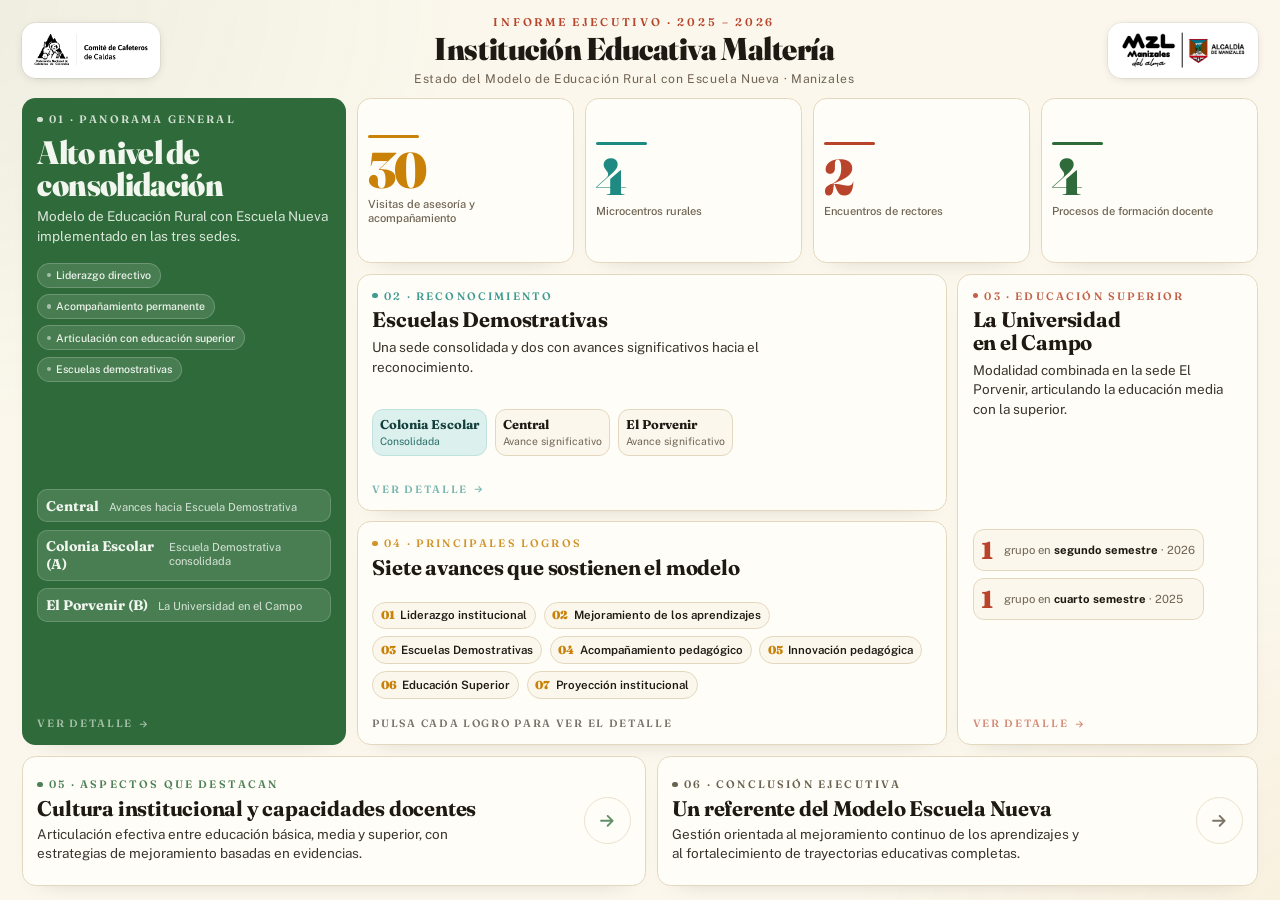
<file: malteria/index.html>
<!DOCTYPE html>
<html lang="es">
<head>
<meta charset="UTF-8">
<meta name="viewport" content="width=device-width, initial-scale=1.0">
<title>I.E. Maltería &middot; Informe Ejecutivo &middot; Modelo Escuela Nueva</title>
<link rel="preconnect" href="https://fonts.googleapis.com">
<link rel="preconnect" href="https://fonts.gstatic.com" crossorigin>
<link href="https://fonts.googleapis.com/css2?family=Fraunces:opsz,wght@9..144,400;9..144,500;9..144,600;9..144,700;9..144,900&family=Public+Sans:wght@400;500;600;700&display=swap" rel="stylesheet">
<style>
  :root{
    --paper:#FBF7EC;
    --paper-2:#FFFDF7;
    --ink:#1E1912;
    --muted:#6E6353;
    --rule:#E3D8BE;

    --verde:#2F6B3A;      --verde-soft:#E4F0E2;
    --ambar:#C98207;      --ambar-soft:#FBEED4;
    --teal:#1F8A82;       --teal-soft:#DCF0EE;
    --clay:#B8452B;       --clay-soft:#FAE3DB;

    --display:'Fraunces', Georgia, serif;
    --body:'Public Sans', system-ui, sans-serif;

    --r:clamp(12px,1.5dvh,20px);
  }

  *{box-sizing:border-box;}
  html,body{height:100%;margin:0;}
  body{
    font-family:var(--body);
    color:var(--ink);
    background:var(--paper);
    overflow:hidden;
    -webkit-font-smoothing:antialiased;
    text-rendering:optimizeLegibility;
  }
  img{max-width:100%;display:block;}
  p{margin:0;}
  h1,h2,h3{margin:0;font-weight:inherit;}
  button{font-family:inherit;font-size:inherit;color:inherit;background:none;border:none;cursor:pointer;text-align:left;}
  :focus-visible{outline:3px solid var(--ambar);outline-offset:3px;border-radius:6px;}

  /* ---------- Fondo vivo ---------- */
  .aura{
    position:fixed;inset:-20%;z-index:0;pointer-events:none;
    background:
      radial-gradient(42% 48% at 10% 14%, rgba(47,107,58,.07), transparent 72%),
      radial-gradient(40% 46% at 90% 90%, rgba(201,130,7,.06), transparent 72%);
  }

  /* ---------- Estructura ---------- */
  .stage{
    position:relative;z-index:1;
    height:100dvh;
    display:flex;flex-direction:column;
    gap:clamp(8px,1.3dvh,16px);
    padding:clamp(10px,1.7dvh,22px) clamp(12px,1.7vw,30px) clamp(10px,1.6dvh,20px);
  }

  /* ---------- Cabecera ---------- */
  .mast{
    flex:0 0 auto;
    display:flex;align-items:center;gap:clamp(10px,2vw,28px);
  }
  .plate{
    flex:0 0 auto;
    background:#fff;border-radius:14px;
    padding:clamp(5px,.85dvh,10px) clamp(8px,.9vw,15px);
    box-shadow:0 2px 12px -5px rgba(30,25,18,.3), 0 0 0 1px rgba(30,25,18,.05);
  }
  .plate img{height:clamp(22px,4.5dvh,42px);width:auto;}
  .mast-mid{flex:1 1 auto;text-align:center;min-width:0;}
  .eyebrow{
    font-family:var(--display);font-weight:600;
    font-size:clamp(8.5px,1.25dvh,11.5px);
    letter-spacing:.24em;text-transform:uppercase;color:var(--clay);
    margin-bottom:.35em;
  }
  .mast-mid h1{
    font-family:var(--display);font-weight:900;font-variation-settings:'opsz' 96;
    font-size:clamp(17px,3.5dvh,36px);line-height:1.02;letter-spacing:-.015em;
  }
  .mast-sub{
    margin-top:.45em;
    font-size:clamp(9.5px,1.35dvh,12.5px);
    letter-spacing:.05em;color:var(--muted);
  }

  /* ---------- Mosaico ---------- */
  .bento{
    flex:1 1 auto;min-height:0;
    display:grid;
    gap:clamp(7px,1.15dvh,15px);
    grid-template-columns:1.12fr 1fr 1fr 1.04fr;
    grid-template-rows:minmax(0,.74fr) minmax(0,1.06fr) minmax(0,1fr) minmax(0,.58fr);
    grid-template-areas:
      "pan kpi kpi kpi"
      "pan esc esc uni"
      "pan log log uni"
      "des des con con";
  }

  .tile{
    position:relative;overflow:hidden;min-height:0;min-width:0;
    display:flex;flex-direction:column;
    border-radius:var(--r);
    padding:clamp(9px,1.55dvh,20px) clamp(11px,1.15vw,22px);
    background:var(--paper-2);
    border:1px solid var(--rule);
    box-shadow:0 10px 24px -22px rgba(30,25,18,.4);
    transition:transform .22s cubic-bezier(.2,.8,.3,1), box-shadow .22s ease, border-color .22s ease;
    animation:rise .5s cubic-bezier(.2,.8,.3,1) both;
    animation-delay:calc(var(--i,0) * 55ms + 80ms);
  }
  @keyframes rise{from{opacity:0;transform:translateY(12px);}to{opacity:1;transform:none;}}

  button.tile:hover,button.tile:focus-visible{transform:translateY(-3px);}
  button.tile:hover{box-shadow:0 20px 36px -28px rgba(30,25,18,.55);border-color:var(--accent,var(--muted));}

  .tile > *{position:relative;z-index:1;}

  .kicker{
    font-family:var(--display);font-weight:600;
    font-size:clamp(8px,1.2dvh,11px);
    letter-spacing:.2em;text-transform:uppercase;
    color:var(--accent,currentColor);opacity:.85;margin-bottom:.55em;
    display:flex;align-items:center;gap:.6em;
  }
  .kicker .dot{width:.5em;height:.5em;border-radius:50%;background:currentColor;flex:0 0 auto;}

  .tile h2{
    font-family:var(--display);font-weight:700;font-variation-settings:'opsz' 60;
    font-size:clamp(13px,2.35dvh,25px);line-height:1.08;letter-spacing:-.01em;
  }
  .tile .lead{
    margin-top:.5em;
    font-size:clamp(10px,1.5dvh,14px);line-height:1.45;
    max-width:52ch;opacity:.88;
  }

  .go{
    margin-top:auto;padding-top:.7em;
    font-family:var(--display);font-weight:600;
    font-size:clamp(8.5px,1.18dvh,11px);
    letter-spacing:.16em;text-transform:uppercase;
    color:var(--accent,currentColor);
    opacity:.6;display:flex;align-items:center;gap:.5em;
    transition:opacity .2s ease;
  }
  .go svg{width:1em;height:1em;transition:transform .25s ease;}
  button.tile:hover .go{opacity:1;}
  button.tile:hover .go svg{transform:translateX(4px);}

  /* --- variantes de color --- */
  /* un solo bloque pleno ancla la composición; el resto vive sobre papel */
  .t-solid-verde{background:var(--verde);color:#F1F6EF;border-color:transparent;}
  button.t-solid-verde:hover{border-color:transparent;}
  .t-quiet-clay{--accent:var(--clay);}
  .t-quiet-ink{--accent:#514735;}
  .t-quiet-teal{--accent:var(--teal);}
  .t-quiet-ambar{--accent:var(--ambar);}
  .t-quiet-verde{--accent:var(--verde);}

  /* ---------- Panorama ---------- */
  .pan{grid-area:pan;}
  .pan .big{
    font-family:var(--display);font-weight:900;font-variation-settings:'opsz' 90;
    font-size:clamp(19px,3.6dvh,40px);line-height:.98;letter-spacing:-.02em;
    margin-top:.15em;
  }
  /* fortalezas: cada una como un punto propio */
  .tags{
    display:flex;flex-wrap:wrap;
    gap:clamp(5px,.7dvh,9px);margin-top:1em;
  }
  .tags span{
    display:inline-flex;align-items:center;gap:.5em;
    padding:clamp(3px,.6dvh,7px) clamp(8px,.65vw,13px);
    border-radius:999px;
    background:rgba(255,255,255,.12);border:1px solid rgba(255,255,255,.2);
    font-size:clamp(8px,1.18dvh,11.5px);font-weight:500;line-height:1.15;
  }
  .tags span::before{
    content:"";width:.4em;height:.4em;border-radius:50%;
    background:currentColor;opacity:.55;flex:0 0 auto;
  }

  .sedes{margin-top:auto;display:flex;flex-direction:column;gap:clamp(5px,.8dvh,10px);padding-top:1.2em;}
  .sede{
    display:flex;align-items:baseline;gap:.6em;
    padding:clamp(4px,.75dvh,9px) clamp(7px,.6vw,12px);
    border-radius:10px;background:rgba(255,255,255,.13);
    border:1px solid rgba(255,255,255,.16);
  }
  .sede b{font-family:var(--display);font-weight:700;font-size:clamp(10px,1.55dvh,14px);}
  .sede span{font-size:clamp(8.5px,1.24dvh,11.5px);opacity:.85;line-height:1.25;}

  /* ---------- KPIs ---------- */
  .kpis{
    grid-area:kpi;min-height:0;min-width:0;
    display:grid;grid-template-columns:repeat(4,minmax(0,1fr));
    gap:clamp(7px,1.15dvh,15px);
  }
  .kpi{
    justify-content:center;
    padding:clamp(7px,1.2dvh,16px) clamp(8px,.8vw,16px);
  }
  .kpi .num{
    font-family:var(--display);font-weight:900;font-variation-settings:'opsz' 120;
    font-size:clamp(24px,5.6dvh,58px);line-height:.9;letter-spacing:-.03em;
    font-variant-numeric:tabular-nums;
  }
  .kpi .lbl{
    margin-top:.42em;
    font-size:clamp(8.5px,1.24dvh,12px);line-height:1.24;
    color:var(--muted);font-weight:500;
  }
  .kpi .rail{height:3px;border-radius:2px;width:26%;margin-bottom:.6em;transition:width .3s ease;}
  .kpi:hover .rail{width:52%;}
  .kpi .num{color:var(--accent);}
  .kpi .rail{background:var(--accent);}
  .k-ambar{--accent:var(--ambar);}
  .k-teal {--accent:var(--teal);}
  .k-clay {--accent:var(--clay);}
  .k-verde{--accent:var(--verde);}

  /* ---------- Escuelas demostrativas ---------- */
  .esc{grid-area:esc;}
  .badges{margin-top:auto;display:flex;gap:clamp(5px,.6vw,10px);padding-top:.8em;}
  .badge{
    flex:1 1 0;min-width:0;
    border-radius:11px;padding:clamp(5px,.85dvh,11px) clamp(6px,.55vw,11px);
    background:var(--paper);border:1px solid var(--rule);
  }
  .badge .name{font-family:var(--display);font-weight:700;font-size:clamp(9.5px,1.42dvh,13px);line-height:1.1;}
  .badge .state{margin-top:.3em;font-size:clamp(8px,1.16dvh,11px);line-height:1.2;color:var(--muted);}
  .badge.on{background:var(--teal-soft);border-color:#BFE2DE;color:#123F3B;}
  .badge.on .state{color:#2A6F69;}

  /* ---------- Universidad en el Campo ---------- */
  .uni{grid-area:uni;}
  .cohorts{margin-top:auto;display:flex;flex-direction:column;gap:clamp(5px,.8dvh,10px);padding-top:1.2em;}
  .cohort{
    display:flex;align-items:center;gap:.7em;
    padding:clamp(5px,.85dvh,11px) clamp(7px,.6vw,13px);
    border-radius:11px;background:var(--paper);border:1px solid var(--rule);
  }
  .cohort .g{
    font-family:var(--display);font-weight:900;font-size:clamp(15px,2.7dvh,28px);line-height:1;
    color:var(--accent);
  }
  .cohort .t{font-size:clamp(8.5px,1.26dvh,12px);line-height:1.25;color:var(--muted);}
  .cohort .t b{color:var(--ink);}

  /* ---------- Logros ---------- */
  .log{grid-area:log;}
  .chips{
    margin-top:.7em;flex:1 1 auto;
    display:flex;flex-wrap:wrap;align-content:center;
    gap:clamp(5px,.8dvh,11px);
    min-height:0;overflow:hidden;
  }
  .hint{
    margin-top:auto;padding-top:.7em;
    font-family:var(--display);font-weight:600;
    font-size:clamp(8.5px,1.18dvh,11px);
    letter-spacing:.16em;text-transform:uppercase;opacity:.6;
  }
  .chip{
    display:inline-flex;align-items:center;gap:.45em;
    padding:clamp(4px,.72dvh,9px) clamp(7px,.62vw,13px);
    border-radius:999px;
    background:var(--paper);border:1px solid var(--rule);
    font-size:clamp(8.5px,1.28dvh,12px);font-weight:600;line-height:1.1;
    color:var(--ink);
    transition:background .18s ease,color .18s ease,transform .18s ease,border-color .18s ease;
  }
  .chip .n{font-family:var(--display);font-weight:900;color:var(--ambar);}
  .chip:hover,.chip:focus-visible{background:var(--ambar-soft);border-color:#EDD9A9;color:#5B3D06;transform:translateY(-2px);}

  /* ---------- Franja inferior ---------- */
  .des{grid-area:des;}
  .con{grid-area:con;}
  .bottom-row{flex-direction:row;align-items:center;gap:clamp(10px,1.4vw,26px);}
  .bottom-row .txt{min-width:0;flex:1 1 auto;}
  .bottom-row .lead{
    margin-top:.35em;
    display:-webkit-box;-webkit-line-clamp:2;-webkit-box-orient:vertical;overflow:hidden;
  }
  .arrow{
    flex:0 0 auto;
    width:clamp(30px,5.2dvh,52px);height:clamp(30px,5.2dvh,52px);
    border-radius:50%;
    display:flex;align-items:center;justify-content:center;
    border:1.5px solid var(--rule);color:var(--accent,var(--muted));opacity:.75;
    transition:opacity .2s ease, transform .25s ease, background .2s ease, border-color .2s ease;
  }
  .arrow svg{width:44%;height:44%;}
  button.tile:hover .arrow{opacity:1;transform:translateX(3px);border-color:var(--accent,var(--muted));}

  /* ---------- Modal ---------- */
  .modal-layer{
    position:fixed;inset:0;z-index:50;
    display:flex;align-items:center;justify-content:center;
    padding:clamp(12px,3dvh,40px) clamp(12px,4vw,48px);
    background:rgba(30,25,18,.55);
    backdrop-filter:blur(5px);-webkit-backdrop-filter:blur(5px);
    opacity:0;visibility:hidden;
    transition:opacity .26s ease, visibility .26s ease;
  }
  .modal-layer.open{opacity:1;visibility:visible;}
  .modal-card{
    position:relative;
    width:min(860px,100%);max-height:86dvh;overflow-y:auto;overscroll-behavior:contain;
    background:var(--paper-2);
    border-radius:clamp(14px,2dvh,24px);
    padding:clamp(20px,3.4dvh,40px) clamp(20px,3vw,46px);
    box-shadow:0 40px 80px -30px rgba(30,25,18,.7);
    border-top:6px solid var(--accent,var(--verde));
    transform:scale(.9);opacity:0;
    transition:transform .3s cubic-bezier(.2,.9,.3,1), opacity .24s ease;
  }
  .modal-layer.open .modal-card{transform:scale(1);opacity:1;}
  /* el diálogo recibe el foco por programa: no debe dibujar contorno */
  .modal-card:focus,.modal-card:focus-visible{outline:none;}

  .modal-close{
    position:absolute;top:clamp(10px,1.6dvh,18px);right:clamp(10px,1.2vw,18px);
    width:36px;height:36px;border-radius:50%;
    display:flex;align-items:center;justify-content:center;
    border:1px solid var(--rule);background:var(--paper);
    transition:background .18s ease,transform .25s ease,border-color .18s ease;
  }
  .modal-close:hover{background:var(--accent,var(--verde));border-color:transparent;transform:rotate(90deg);}
  .modal-close svg{width:15px;height:15px;stroke:var(--ink);stroke-width:2;}
  .modal-close:hover svg{stroke:#fff;}

  .m-kicker{
    font-family:var(--display);font-weight:600;font-size:11px;
    letter-spacing:.22em;text-transform:uppercase;color:var(--accent,var(--verde));
    margin-bottom:.6em;
  }
  .m-title{
    font-family:var(--display);font-weight:900;font-variation-settings:'opsz' 80;
    font-size:clamp(22px,3.4dvh,34px);line-height:1.05;letter-spacing:-.02em;
    padding-right:44px;
  }
  .m-lead{margin-top:.7em;font-size:clamp(14px,1.9dvh,17px);line-height:1.55;color:var(--muted);}
  .m-body{margin-top:1.5em;display:flex;flex-direction:column;gap:1.1em;}

  .m-table{width:100%;border-collapse:collapse;font-size:clamp(13px,1.75dvh,15.5px);}
  .m-table th,.m-table td{padding:.72em .9em;text-align:left;vertical-align:top;border-bottom:1px solid var(--rule);line-height:1.45;}
  .m-table th{
    width:38%;font-family:var(--display);font-weight:700;color:var(--ink);
  }
  .m-table tr:last-child th,.m-table tr:last-child td{border-bottom:none;}
  .m-table tbody tr:nth-child(odd){background:rgba(227,216,190,.22);}

  .m-list{list-style:none;padding:0;margin:0;display:flex;flex-direction:column;gap:.7em;}
  .m-list li{
    display:flex;gap:.75em;align-items:flex-start;
    font-size:clamp(13.5px,1.8dvh,16px);line-height:1.5;
  }
  .m-list li::before{
    content:"✔";color:var(--accent,var(--verde));font-weight:700;flex:0 0 auto;line-height:1.4;
  }

  .m-cards{display:grid;grid-template-columns:repeat(auto-fit,minmax(230px,1fr));gap:.85em;}
  .m-card{
    border:1px solid var(--rule);border-radius:14px;padding:1em 1.1em;
    background:var(--paper);
    transition:border-color .2s ease, box-shadow .2s ease, background .2s ease;
  }
  .m-card .n{
    font-family:var(--display);font-weight:900;font-size:13px;
    letter-spacing:.14em;color:var(--accent,var(--verde));margin-bottom:.4em;
  }
  .m-card h4{font-family:var(--display);font-weight:700;font-size:clamp(15px,2dvh,18px);line-height:1.15;margin:0 0 .45em;}
  .m-card p{font-size:clamp(12.5px,1.65dvh,14.5px);line-height:1.5;color:var(--muted);}
  .m-card.hit{
    border-color:var(--accent,var(--verde));
    background:#fff;
    box-shadow:0 0 0 3px color-mix(in srgb, var(--accent,var(--verde)) 18%, transparent);
  }

  .m-pills{display:flex;flex-wrap:wrap;gap:.5em;}
  .m-pill{
    padding:.42em .85em;border-radius:999px;
    background:color-mix(in srgb, var(--accent,var(--verde)) 12%, var(--paper));
    border:1px solid color-mix(in srgb, var(--accent,var(--verde)) 30%, transparent);
    font-size:clamp(11.5px,1.5dvh,13.5px);font-weight:600;
  }
  .m-note{
    font-family:var(--display);font-size:clamp(13px,1.75dvh,15.5px);line-height:1.6;
    border-left:4px solid var(--accent,var(--verde));padding-left:1em;color:var(--ink);
  }
  .m-sub{
    font-family:var(--display);font-weight:700;font-size:clamp(14px,1.9dvh,17px);
    margin-bottom:-.3em;
  }

  /* ---------- Movimiento reducido ---------- */
  @media (prefers-reduced-motion: reduce){
    *,*::before,*::after{animation-duration:.001ms !important;animation-iteration-count:1 !important;transition-duration:.001ms !important;}
  }

  /* ---------- Pantallas pequeñas / bajas ---------- */
  @media (max-width:900px), (max-height:560px){
    body{overflow:auto;}
    .stage{height:auto;min-height:100dvh;}
    .bento{
      grid-template-columns:1fr;
      grid-template-rows:none;
      grid-template-areas:"pan" "kpi" "esc" "uni" "log" "des" "con";
    }
    .tile{padding:16px 18px;}
    .pan .big{font-size:30px;}
    .tile h2{font-size:20px;}
    .tile .lead,.bottom-row .lead{font-size:14px;}
    .bottom-row .lead{-webkit-line-clamp:unset;}
    .kpis{grid-template-columns:repeat(2,minmax(0,1fr));}
    .kpi .num{font-size:40px;}
    .kpi .lbl,.sede span,.badge .state,.cohort .t,.chip{font-size:12px;}
    .mast{flex-wrap:wrap;justify-content:center;}
    .mast-mid{order:-1;flex:1 0 100%;}
    .mast-mid h1{font-size:24px;}
    .modal-card{max-height:88dvh;}
  }
</style>
</head>
<body>
<div class="aura" aria-hidden="true"></div>

<div class="stage">

  <header class="mast">
    <div class="plate"><img src="./comite-cafeteros.png" alt="Federación Nacional de Cafeteros de Colombia — Comité de Cafeteros de Caldas"></div>
    <div class="mast-mid">
      <p class="eyebrow">Informe ejecutivo &middot; 2025 &ndash; 2026</p>
      <h1>Institución Educativa Maltería</h1>
      <p class="mast-sub">Estado del Modelo de Educación Rural con Escuela Nueva &middot; Manizales</p>
    </div>
    <div class="plate"><img src="./alcaldia-manizales.png" alt="Alcaldía de Manizales — Manizales del Alma"></div>
  </header>

  <main class="bento">

    <!-- Panorama general -->
    <button class="tile pan t-solid-verde" style="--i:0" data-modal="panorama" aria-haspopup="dialog">
      <p class="kicker"><span class="dot"></span>01 · Panorama general</p>
      <h2 class="big">Alto nivel de<br>consolidación</h2>
      <p class="lead">Modelo de Educación Rural con Escuela Nueva implementado en las tres sedes.</p>
      <div class="tags">
        <span>Liderazgo directivo</span>
        <span>Acompañamiento permanente</span>
        <span>Articulación con educación superior</span>
        <span>Escuelas demostrativas</span>
      </div>
      <div class="sedes">
        <div class="sede"><b>Central</b><span>Avances hacia Escuela Demostrativa</span></div>
        <div class="sede"><b>Colonia Escolar (A)</b><span>Escuela Demostrativa consolidada</span></div>
        <div class="sede"><b>El Porvenir (B)</b><span>La Universidad en el Campo</span></div>
      </div>
      <p class="go">Ver detalle <svg viewBox="0 0 24 24" fill="none" stroke="currentColor" stroke-width="2.4" stroke-linecap="round" stroke-linejoin="round"><path d="M5 12h14M13 6l6 6-6 6"/></svg></p>
    </button>

    <!-- KPIs de gestión -->
    <div class="kpis">
      <button class="tile kpi k-ambar" style="--i:1" data-modal="gestion" aria-haspopup="dialog">
        <span class="rail"></span>
        <p class="num" data-to="30">30</p>
        <p class="lbl">Visitas de asesoría y acompañamiento</p>
      </button>
      <button class="tile kpi k-teal" style="--i:2" data-modal="gestion" aria-haspopup="dialog">
        <span class="rail"></span>
        <p class="num" data-to="4">4</p>
        <p class="lbl">Microcentros rurales</p>
      </button>
      <button class="tile kpi k-clay" style="--i:3" data-modal="gestion" aria-haspopup="dialog">
        <span class="rail"></span>
        <p class="num" data-to="2">2</p>
        <p class="lbl">Encuentros de rectores</p>
      </button>
      <button class="tile kpi k-verde" style="--i:4" data-modal="gestion" aria-haspopup="dialog">
        <span class="rail"></span>
        <p class="num" data-to="4">4</p>
        <p class="lbl">Procesos de formación docente</p>
      </button>
    </div>

    <!-- Escuelas demostrativas -->
    <button class="tile esc t-quiet-teal" style="--i:5" data-modal="escuelas" aria-haspopup="dialog">
      <p class="kicker"><span class="dot"></span>02 · Reconocimiento</p>
      <h2>Escuelas Demostrativas</h2>
      <p class="lead">Una sede consolidada y dos con avances significativos hacia el reconocimiento.</p>
      <div class="badges">
        <div class="badge on"><p class="name">Colonia Escolar</p><p class="state">Consolidada</p></div>
        <div class="badge"><p class="name">Central</p><p class="state">Avance significativo</p></div>
        <div class="badge"><p class="name">El Porvenir</p><p class="state">Avance significativo</p></div>
      </div>
      <p class="go">Ver detalle <svg viewBox="0 0 24 24" fill="none" stroke="currentColor" stroke-width="2.4" stroke-linecap="round" stroke-linejoin="round"><path d="M5 12h14M13 6l6 6-6 6"/></svg></p>
    </button>

    <!-- La Universidad en el Campo -->
    <button class="tile uni t-quiet-clay" style="--i:6" data-modal="universidad" aria-haspopup="dialog">
      <p class="kicker"><span class="dot"></span>03 · Educación superior</p>
      <h2>La Universidad<br>en el Campo</h2>
      <p class="lead">Modalidad combinada en la sede El Porvenir, articulando la educación media con la superior.</p>
      <div class="cohorts">
        <div class="cohort"><span class="g">1</span><span class="t">grupo en <b>segundo semestre</b> · 2026</span></div>
        <div class="cohort"><span class="g">1</span><span class="t">grupo en <b>cuarto semestre</b> · 2025</span></div>
      </div>
      <p class="go">Ver detalle <svg viewBox="0 0 24 24" fill="none" stroke="currentColor" stroke-width="2.4" stroke-linecap="round" stroke-linejoin="round"><path d="M5 12h14M13 6l6 6-6 6"/></svg></p>
    </button>

    <!-- Principales logros -->
    <div class="tile log t-quiet-ambar" style="--i:7">
      <p class="kicker"><span class="dot"></span>04 · Principales logros</p>
      <h2>Siete avances que sostienen el modelo</h2>
      <div class="chips">
        <button class="chip" data-modal="logros" data-hit="0" aria-haspopup="dialog"><span class="n">01</span> Liderazgo institucional</button>
        <button class="chip" data-modal="logros" data-hit="1" aria-haspopup="dialog"><span class="n">02</span> Mejoramiento de los aprendizajes</button>
        <button class="chip" data-modal="logros" data-hit="2" aria-haspopup="dialog"><span class="n">03</span> Escuelas Demostrativas</button>
        <button class="chip" data-modal="logros" data-hit="3" aria-haspopup="dialog"><span class="n">04</span> Acompañamiento pedagógico</button>
        <button class="chip" data-modal="logros" data-hit="4" aria-haspopup="dialog"><span class="n">05</span> Innovación pedagógica</button>
        <button class="chip" data-modal="logros" data-hit="5" aria-haspopup="dialog"><span class="n">06</span> Educación Superior</button>
        <button class="chip" data-modal="logros" data-hit="6" aria-haspopup="dialog"><span class="n">07</span> Proyección institucional</button>
      </div>
      <p class="hint">Pulsa cada logro para ver el detalle</p>
    </div>

    <!-- Aspectos que destacan -->
    <button class="tile des t-quiet-verde bottom-row" style="--i:8" data-modal="destacan" aria-haspopup="dialog">
      <div class="txt">
        <p class="kicker"><span class="dot"></span>05 · Aspectos que destacan</p>
        <h2>Cultura institucional y capacidades docentes</h2>
        <p class="lead">Articulación efectiva entre educación básica, media y superior, con estrategias de mejoramiento basadas en evidencias.</p>
      </div>
      <span class="arrow"><svg viewBox="0 0 24 24" fill="none" stroke="currentColor" stroke-width="2.4" stroke-linecap="round" stroke-linejoin="round"><path d="M5 12h14M13 6l6 6-6 6"/></svg></span>
    </button>

    <!-- Conclusión ejecutiva -->
    <button class="tile con t-quiet-ink bottom-row" style="--i:9" data-modal="conclusion" aria-haspopup="dialog">
      <div class="txt">
        <p class="kicker"><span class="dot"></span>06 · Conclusión ejecutiva</p>
        <h2>Un referente del Modelo Escuela Nueva</h2>
        <p class="lead">Gestión orientada al mejoramiento continuo de los aprendizajes y al fortalecimiento de trayectorias educativas completas.</p>
      </div>
      <span class="arrow"><svg viewBox="0 0 24 24" fill="none" stroke="currentColor" stroke-width="2.4" stroke-linecap="round" stroke-linejoin="round"><path d="M5 12h14M13 6l6 6-6 6"/></svg></span>
    </button>

  </main>
</div>

<!-- ---------- Modal ---------- -->
<div class="modal-layer" id="layer" role="presentation">
  <div class="modal-card" id="card" role="dialog" aria-modal="true" aria-labelledby="mTitle" tabindex="-1">
    <button class="modal-close" id="close" aria-label="Cerrar">
      <svg viewBox="0 0 24 24" fill="none" stroke-linecap="round"><path d="M6 6l12 12M18 6L6 18"/></svg>
    </button>
    <p class="m-kicker" id="mKicker"></p>
    <h3 class="m-title" id="mTitle"></h3>
    <p class="m-lead" id="mLead"></p>
    <div class="m-body" id="mBody"></div>
  </div>
</div>

<script>
/* =========================================================
   Contenido del informe — editar aquí para actualizar todo
   ========================================================= */
const LOGROS = [
  ['Liderazgo institucional','El rector ha generado condiciones para la apropiación, sostenibilidad y fortalecimiento del modelo en las tres sedes.'],
  ['Mejoramiento de los aprendizajes','Las asesorías pedagógicas se orientan al análisis de evidencias, fortaleciendo las prácticas de aula, la evaluación formativa y el uso de las guías de interaprendizaje.'],
  ['Escuelas Demostrativas','La Sede Colonia Escolar se consolida como Escuela Demostrativa. La Sede Central y El Porvenir presentan avances significativos para obtener este reconocimiento.'],
  ['Acompañamiento pedagógico','Se estructuró una ruta de asesoría y acompañamiento semanal entre la Alianza y la institución para fortalecer la implementación del modelo.'],
  ['Innovación pedagógica','Se lidera una estrategia de articulación entre los Centros de Interés y los Comités del Gobierno Estudiantil, fortaleciendo el liderazgo estudiantil y el aprendizaje basado en proyectos.'],
  ['Educación Superior','Se consolida La Universidad en el Campo bajo modalidad combinada en la sede El Porvenir: 1 grupo en segundo semestre 2026 y 1 grupo en cuarto semestre 2025.'],
  ['Proyección institucional','La institución participa como escenario de pasantías nacionales e internacionales, posicionándose como referente del Modelo Escuela Nueva.']
];

const rows = (pairs) => `<table class="m-table"><tbody>${
  pairs.map(([k,v])=>`<tr><th>${k}</th><td>${v}</td></tr>`).join('')
}</tbody></table>`;
const list  = (items) => `<ul class="m-list">${items.map(t=>`<li><span>${t}</span></li>`).join('')}</ul>`;
const pills = (items) => `<div class="m-pills">${items.map(t=>`<span class="m-pill">${t}</span>`).join('')}</div>`;

const DATA = {
  panorama:{
    accent:'var(--verde)',
    kicker:'01 · Panorama general',
    title:'Panorama general',
    lead:'La Institución Educativa Maltería presenta un alto nivel de consolidación del Modelo de Educación Rural con Escuela Nueva en el municipio de Manizales.',
    body:[
      rows([
        ['Institución','I.E. Maltería'],
        ['Modelo','Educación Rural con Escuela Nueva'],
        ['Sedes','Central, Colonia Escolar (A) y El Porvenir (B)'],
        ['Estado general','Alto nivel de consolidación'],
        ['Fortalezas','Liderazgo directivo, acompañamiento permanente, articulación con educación superior y escuelas demostrativas']
      ]),
      `<p class="m-sub">Las tres sedes</p>`,
      `<div class="m-cards">
        <div class="m-card"><p class="n">SEDE</p><h4>Central</h4><p>Presenta avances significativos para obtener el reconocimiento como Escuela Demostrativa.</p></div>
        <div class="m-card"><p class="n">SEDE A</p><h4>Colonia Escolar</h4><p>Se consolida como Escuela Demostrativa del Modelo Escuela Nueva.</p></div>
        <div class="m-card"><p class="n">SEDE B</p><h4>El Porvenir</h4><p>Sede donde se consolida La Universidad en el Campo bajo modalidad combinada.</p></div>
      </div>`
    ]
  },

  gestion:{
    accent:'var(--ambar)',
    kicker:'Gestión desarrollada',
    title:'Gestión desarrollada 2025 – 2026',
    lead:'Líneas de acción adelantadas por la Alianza junto con la institución durante el periodo.',
    body:[
      rows([
        ['Visitas de asesoría y acompañamiento','<b>30</b>'],
        ['Microcentros rurales','<b>4</b>'],
        ['Encuentros de rectores','<b>2</b>'],
        ['Formación docente','<b>4</b> procesos'],
        ['Dotación pedagógica','Baterías evaluativas, libros de proyectos, guías y currículos'],
        ['Procesos Universidad en el Campo','Matrícula, bienestar, acompañamiento, prácticas y dotación']
      ]),
      `<p class="m-sub">Proyectos en implementación</p>`,
      pills(['Escuela Nueva','Posprimaria Rural','Educación Media','La Universidad en el Campo','Escuela Virtual','Escuela y Seguridad Alimentaria'])
    ]
  },

  escuelas:{
    accent:'var(--teal)',
    kicker:'02 · Reconocimiento',
    title:'Escuelas Demostrativas',
    lead:'El reconocimiento como Escuela Demostrativa distingue a las sedes que implementan el Modelo Escuela Nueva con calidad y pueden servir de referente para otras instituciones.',
    body:[
      list([
        'La <b>Sede Colonia Escolar</b> se consolida como Escuela Demostrativa.',
        'La <b>Sede Central</b> y <b>El Porvenir</b> presentan avances significativos para obtener este reconocimiento.'
      ]),
      `<p class="m-sub">Qué lo hace posible</p>`,
      list([
        'Ruta de asesoría y acompañamiento <b>semanal</b> entre la Alianza y la institución.',
        'Asesorías pedagógicas orientadas al análisis de evidencias, la evaluación formativa y el uso de las guías de interaprendizaje.',
        'Liderazgo del rector, que ha generado condiciones para la apropiación y sostenibilidad del modelo en las tres sedes.',
        'Participación del rector en formación por microcredenciales: "Liderazgo directivo - Comunidades de Cambio".',
        'Participación piloto Mejoramiento de Desempeños.',
      ]),
      `<p class="m-note">La institución participa como escenario de pasantías nacionales e internacionales, posicionándose como referente del Modelo Escuela Nueva.</p>`
    ]
  },

  universidad:{
    accent:'var(--clay)',
    kicker:'03 · Educación superior',
    title:'La Universidad en el Campo',
    lead:'Estrategia que acerca la educación superior al territorio rural, articulada con la educación media de la institución.',
    body:[
      list([
        'Se consolida <b>La Universidad en el Campo</b> bajo <b>modalidad combinada</b> en la sede El Porvenir.',
        '<b>1 grupo</b> en segundo semestre — 2026.',
        '<b>1 grupo</b> en cuarto semestre — 2025.'
      ]),
      `<p class="m-sub">Procesos acompañados</p>`,
      pills(['Matrícula','Bienestar','Acompañamiento','Prácticas','Dotación']),
      `<p class="m-note">La articulación entre educación básica, media y superior fortalece las trayectorias educativas completas de los estudiantes rurales.</p>`
    ]
  },

  logros:{
    accent:'var(--ambar)',
    kicker:'04 · Principales logros',
    title:'Principales logros',
    lead:'Siete avances alcanzados en la implementación del Modelo de Educación Rural con Escuela Nueva.',
    body:[
      `<div class="m-cards">${LOGROS.map((l,i)=>
        `<div class="m-card" data-idx="${i}"><p class="n">${String(i+1).padStart(2,'0')}</p><h4>${l[0]}</h4><p>${l[1]}</p></div>`
      ).join('')}</div>`
    ]
  },

  destacan:{
    accent:'var(--verde)',
    kicker:'05 · Aspectos que destacan',
    title:'Aspectos que destacan',
    lead:'Elementos que sintetizan la madurez del proceso institucional.',
    body:[
      list([
        'Consolidación de una <b>cultura institucional</b> alrededor del Modelo Escuela Nueva.',
        'Fortalecimiento permanente de las <b>capacidades docentes</b>.',
        'Articulación efectiva entre <b>educación básica, media y educación superior</b>.',
        'Implementación de estrategias para el mejoramiento de los aprendizajes <b>basadas en evidencias</b>.',
        'Liderazgo del rector que favorece la <b>innovación pedagógica</b>.'
      ])
    ]
  },

  conclusion:{
    accent:'var(--ambar)',
    kicker:'06 · Conclusión ejecutiva',
    title:'Conclusión ejecutiva',
    lead:'',
    body:[
      `<p class="m-note">La Institución Educativa Maltería presenta avances significativos en la consolidación del Modelo de Educación Rural con Escuela Nueva en el municipio de Manizales. El liderazgo directivo, la continuidad del acompañamiento pedagógico, la consolidación de la Sede Colonia Escolar como Escuela Demostrativa, los avances de las sedes Central y El Porvenir, y la articulación con La Universidad en el Campo evidencian una gestión institucional orientada al mejoramiento continuo de los aprendizajes y al fortalecimiento de trayectorias educativas completas.</p>`,
      `<p class="m-note">La institución se posiciona como un referente para la implementación del modelo y para el intercambio de buenas prácticas a nivel regional, nacional e internacional.</p>`
    ]
  }
};

/* =========================================================
   Modal
   ========================================================= */
const layer = document.getElementById('layer');
const card  = document.getElementById('card');
let lastFocus = null;

function openModal(key, trigger, hit){
  const d = DATA[key];
  if(!d) return;
  lastFocus = trigger || null;

  card.style.setProperty('--accent', d.accent);
  document.getElementById('mKicker').textContent = d.kicker;
  document.getElementById('mTitle').textContent  = d.title;
  const leadEl = document.getElementById('mLead');
  leadEl.innerHTML = d.lead;
  leadEl.style.display = d.lead ? '' : 'none';
  document.getElementById('mBody').innerHTML = d.body.join('');

  // origen de la animación: la tarjeta que se pulsó
  if(trigger){
    const r = trigger.getBoundingClientRect();
    const cx = ((r.left + r.width/2)  / window.innerWidth)  * 100;
    const cy = ((r.top  + r.height/2) / window.innerHeight) * 100;
    card.style.transformOrigin = `${cx}% ${cy}%`;
  }else{
    card.style.transformOrigin = '50% 50%';
  }

  layer.classList.add('open');
  card.scrollTop = 0;
  card.focus();

  if(hit !== null && hit !== undefined){
    const target = card.querySelector(`.m-card[data-idx="${hit}"]`);
    if(target){
      target.classList.add('hit');
      requestAnimationFrame(()=> target.scrollIntoView({block:'nearest', behavior:'smooth'}));
    }
  }
}

function closeModal(){
  layer.classList.remove('open');
  if(lastFocus) lastFocus.focus();
  lastFocus = null;
}

document.querySelectorAll('[data-modal]').forEach(el=>{
  el.addEventListener('click', e=>{
    e.stopPropagation();
    const hit = el.dataset.hit !== undefined ? Number(el.dataset.hit) : null;
    openModal(el.dataset.modal, el, hit);
  });
});

document.getElementById('close').addEventListener('click', closeModal);
layer.addEventListener('mousedown', e=>{ if(e.target === layer) closeModal(); });

document.addEventListener('keydown', e=>{
  if(!layer.classList.contains('open')) return;
  if(e.key === 'Escape'){ closeModal(); return; }
  if(e.key !== 'Tab') return;
  // foco atrapado dentro del modal
  const f = card.querySelectorAll('button, [href], [tabindex]:not([tabindex="-1"])');
  if(!f.length) return;
  const first = f[0], last = f[f.length-1];
  if(e.shiftKey && document.activeElement === first){ e.preventDefault(); last.focus(); }
  else if(!e.shiftKey && document.activeElement === last){ e.preventDefault(); first.focus(); }
});

// enlace directo a un modal: index.html?ver=gestion
const deep = new URLSearchParams(location.search).get('ver');
if(deep && DATA[deep]) openModal(deep, null, null);

/* =========================================================
   Contadores
   ========================================================= */
const reduce = window.matchMedia('(prefers-reduced-motion: reduce)').matches;
if(!reduce){
  document.querySelectorAll('.num[data-to]').forEach((el, i)=>{
    const to = Number(el.dataset.to);
    const dur = 1100, delay = 260 + i*90;
    el.textContent = '0';
    setTimeout(()=>{
      const t0 = performance.now();
      const tick = now=>{
        const p = Math.min((now - t0) / dur, 1);
        const e = 1 - Math.pow(1 - p, 3);          // ease-out cúbico
        el.textContent = Math.round(to * e);
        if(p < 1) requestAnimationFrame(tick);
        else el.textContent = to;
      };
      requestAnimationFrame(tick);
    }, delay);
  });
}
</script>
</body>
</html>
</file>
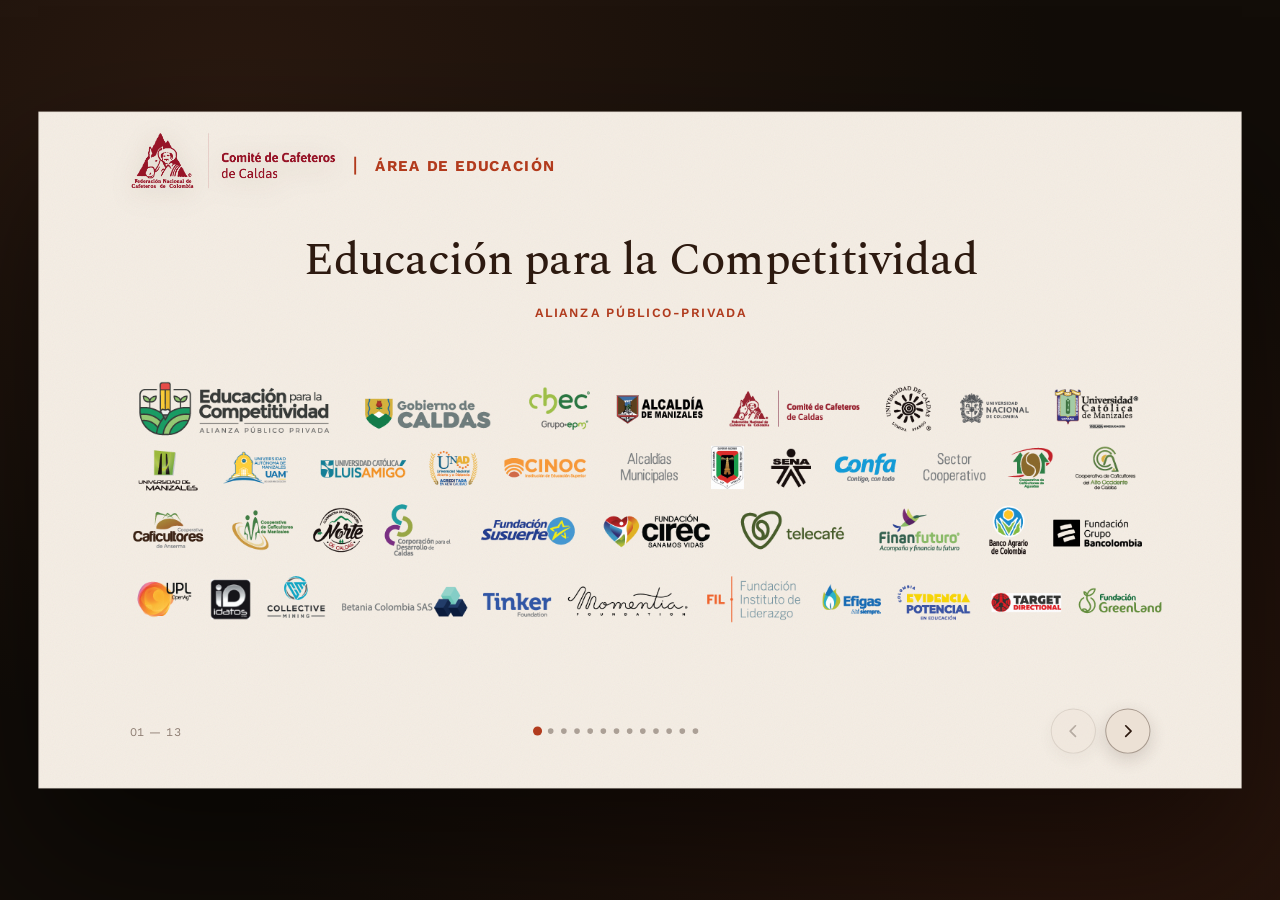
<file: panama/index.html>
<!DOCTYPE html>
<html lang="es">
<head>
<meta charset="UTF-8">
<meta name="viewport" content="width=device-width, initial-scale=1.0">
<title>Decidir con Evidencia — Comité de Cafeteros de Caldas</title>
<link rel="icon" href="data:image/svg+xml,<svg xmlns='http://www.w3.org/2000/svg' viewBox='0 0 100 100'><text y='.9em' font-size='90'>%E2%98%95</text></svg>">
<link rel="preconnect" href="https://fonts.googleapis.com">
<link rel="preconnect" href="https://fonts.gstatic.com" crossorigin>
<link href="https://fonts.googleapis.com/css2?family=Spectral:ital,wght@0,400;0,500;0,600;1,400;1,500&family=Work+Sans:wght@400;500;600;700&display=swap" rel="stylesheet">
<style>
  :root{
    --bg:oklch(95% 0.014 75);
    --bg-card:oklch(91.5% 0.02 70);
    --ink:oklch(24% 0.035 50);
    --ink-soft:oklch(42% 0.035 50);
    --ink-faint:oklch(60% 0.025 55);
    --accent:oklch(52% 0.16 35);
    --accent-2:oklch(52% 0.16 35 / 0.14);
    --gold:oklch(63% 0.13 70);
    --line:oklch(24% 0.035 50 / 0.16);
    --line-strong:oklch(24% 0.035 50 / 0.36);
    --hover-fill:oklch(24% 0.035 50 / 0.07);
  }
  *{box-sizing:border-box;}
  html,body{margin:0;padding:0;height:100%;background:#120D08;overflow:hidden;}
  body{font-family:'Work Sans',sans-serif;color:var(--ink);-webkit-font-smoothing:antialiased;}
  a{color:var(--accent);}
  a:hover{color:var(--ink);}
  h1,h2,.display{font-family:'Spectral',serif;font-weight:500;margin:0;letter-spacing:-0.006em;}
  em{font-style:italic;color:var(--accent);}

  #stage-wrapper{
    position:fixed;inset:0;display:flex;align-items:center;justify-content:center;
    background:
      radial-gradient(ellipse at 18% 12%, oklch(30% 0.05 45 / 0.5), transparent 55%),
      radial-gradient(ellipse at 88% 90%, oklch(28% 0.06 40 / 0.55), transparent 55%),
      #120D08;
  }
  #stage{
    width:1280px;height:720px;position:absolute;top:50%;left:50%;
    transform-origin:center center;background:var(--bg);overflow:hidden;
    box-shadow:0 70px 150px rgba(0,0,0,.55);
    border:1px solid oklch(24% 0.035 50 / 0.08);
    transition:background .4s ease;
  }
  #stage.is-dark-chrome{
    --ink:oklch(96% 0.012 75);
    --ink-soft:oklch(82% 0.02 70);
    --ink-faint:oklch(70% 0.02 65);
    --line-strong:oklch(96% 0.012 75 / 0.4);
    --hover-fill:oklch(96% 0.012 75 / 0.12);
    --bg-card:oklch(30% 0.045 47);
  }
  #stage.is-dark-chrome .mark-caption{color:oklch(97% 0.01 80);border-left-color:oklch(97% 0.01 80 / 0.5);}
  #stage::after{
    content:"";position:absolute;inset:0;pointer-events:none;opacity:.05;mix-blend-mode:multiply;z-index:5;
    background-image:url("data:image/svg+xml,%3Csvg xmlns='http://www.w3.org/2000/svg' width='140' height='140'%3E%3Cfilter id='n'%3E%3CfeTurbulence type='fractalNoise' baseFrequency='0.85' numOctaves='2' stitchTiles='stitch'/%3E%3C/filter%3E%3Crect width='100%25' height='100%25' filter='url(%23n)'/%3E%3C/svg%3E");
  }
  .deck{display:flex;height:100%;width:max-content;transition:transform .7s cubic-bezier(.65,0,.35,1);}
  .slide{
    flex:0 0 1280px;width:1280px;height:720px;position:relative;z-index:0;
    padding:78px 96px 104px;display:flex;flex-direction:column;justify-content:center;
    opacity:.35;transition:opacity .55s ease,background .1s;
    background:var(--bg);overflow:hidden;
  }
  .slide.is-active{opacity:1;}
  .slide--dark{
    --bg:oklch(22% 0.035 50);
    --bg-card:oklch(29% 0.045 47);
    --ink:oklch(96% 0.012 75);
    --ink-soft:oklch(82% 0.02 70);
    --ink-faint:oklch(64% 0.02 62);
    --line:oklch(96% 0.012 75 / 0.14);
    --line-strong:oklch(96% 0.012 75 / 0.32);
    color:var(--ink);
  }
  .mark{position:absolute;top:20px;left:96px;z-index:10;display:flex;align-items:center;gap:18px;transition:opacity .3s ease;}
  #stage.is-last-slide .mark{opacity:0;pointer-events:none;}
  .mark-logo{height:72px;width:auto;display:block;filter:drop-shadow(0 6px 14px oklch(24% 0.035 50 / 0.18));}
  .mark-logo--dark{display:none;height:81px;} /* el isologo blanco trae más margen interno; se agranda para que el trazo se vea del mismo tamaño que el de color */
  #stage.is-dark-chrome .mark-logo--light{display:none;}
  #stage.is-dark-chrome .mark-logo--dark{display:block;}
  .mark-caption{
    font-size:16px;font-weight:700;letter-spacing:0.09em;text-transform:uppercase;
    color:var(--accent);padding-left:20px;border-left:2px solid var(--accent);
    transition:color .3s ease,border-color .3s ease;
  }
  .kicker{
    display:flex;align-items:center;gap:10px;margin-bottom:20px;
    font-size:12px;letter-spacing:0.1em;text-transform:uppercase;color:var(--accent);font-weight:600;
  }
  .kicker::before{content:"";width:22px;height:1px;background:var(--accent);}
  .kicker--pill{
    display:inline-flex;width:fit-content;background:var(--accent);color:var(--bg);
    padding:7px 16px 7px 14px;border-radius:999px;font-size:11px;
  }
  .kicker--pill::before{display:none;}
  /* entrance stagger */
  @keyframes riseIn{ from{opacity:0;transform:translateY(20px);} to{opacity:1;transform:translateY(0);} }
  .slide.is-active > *{animation:riseIn .65s cubic-bezier(.2,.7,.25,1) both;}
  .slide.is-active > *:nth-child(1){animation-delay:.02s;}
  .slide.is-active > *:nth-child(2){animation-delay:.08s;}
  .slide.is-active > *:nth-child(3){animation-delay:.14s;}
  .slide.is-active > *:nth-child(4){animation-delay:.2s;}
  .slide.is-active > *:nth-child(5){animation-delay:.26s;}
  .slide.is-active > *:nth-child(6){animation-delay:.32s;}

  /* ---------- hero / cierre ---------- */
  .slide--hero{justify-content:center;}
  .slide--hero .display{font-size:66px;line-height:1.15;max-width:880px;font-weight:500;}
  .slide--hero .lede{margin-top:26px;max-width:580px;font-size:18px;line-height:1.6;color:var(--ink-soft);}
  .slide--close{align-items:flex-start;}
  .slide--close .display{font-size:136px;font-style:italic;font-weight:500;}
  .slide--close .lede{margin-top:18px;font-size:20px;font-weight:500;color:var(--ink-soft);letter-spacing:0.01em;}
  .slide--close .lede strong{color:var(--accent);font-weight:700;letter-spacing:0.03em;text-transform:uppercase;font-size:15px;}
  .close-logo{position:absolute;right:76px;top:170px;height:380px;width:auto;filter:drop-shadow(0 20px 44px rgba(0,0,0,.35));}
  .cover-side{
    position:absolute;right:44px;top:120px;bottom:120px;
    writing-mode:vertical-rl;font-size:12px;letter-spacing:0.16em;color:var(--ink-faint);
    text-transform:uppercase;display:flex;align-items:center;
  }
  .cover-diag{
    position:absolute;top:-60px;right:150px;bottom:-60px;width:2px;z-index:-1;
    background:linear-gradient(var(--accent), transparent 75%);
    transform:rotate(9deg);
  }
  .close-rule{width:120px;height:4px;background:var(--accent);margin-top:38px;}

  /* ---------- pending tag / video chip ---------- */
  .pending{
    margin-top:36px;display:inline-flex;align-items:center;gap:9px;width:fit-content;
    padding:9px 16px;border:1px dashed var(--line-strong);border-radius:3px;
    font-size:12.5px;color:var(--ink-soft);
  }
  .pending__dot{width:6px;height:6px;background:var(--gold);flex-shrink:0;}
  .pending__tag{margin-left:2px;font-size:10.5px;letter-spacing:0.08em;text-transform:uppercase;color:var(--accent);font-weight:600;}
  .pending--dark{border-color:oklch(95% 0.014 75 / 0.35);color:oklch(95% 0.014 75 / 0.85);}
  .pending--dark .pending__tag{color:var(--gold);}
  .watch-video{
    margin-top:36px;display:inline-flex;align-items:center;gap:13px;width:fit-content;
    background:var(--accent);color:oklch(97% 0.01 80);
    padding:11px 26px 11px 12px;border:none;border-radius:999px;
    font-size:13.5px;font-weight:600;letter-spacing:0.01em;cursor:pointer;
    box-shadow:0 16px 32px oklch(52% 0.16 35 / 0.35);
    transition:transform .25s ease,box-shadow .25s ease;
  }
  .watch-video:hover,.watch-video:focus-visible{transform:translateY(-2px);box-shadow:0 20px 40px oklch(52% 0.16 35 / 0.45);}
  .watch-video:focus-visible{outline:2px solid oklch(97% 0.01 80);outline-offset:3px;}
  .watch-video__play{
    flex-shrink:0;width:30px;height:30px;border-radius:50%;background:oklch(97% 0.01 80);color:var(--accent);
    display:flex;align-items:center;justify-content:center;
  }

  /* ---------- slide: definicion ---------- */
  .slide--define{flex-direction:row;align-items:center;gap:70px;}
  .slide--define .col-text{flex:0 0 500px;}
  .slide--define h2{font-size:36px;margin-bottom:24px;}
  .body-lg{font-size:22px;line-height:1.5;color:var(--ink-soft);margin:0 0 18px;font-family:'Spectral',serif;}
  .body-lg strong{color:var(--ink);font-weight:600;}
  .col-visual{flex:1;display:flex;align-items:center;justify-content:center;}
  .redline{
    width:100%;max-width:440px;background:var(--bg-card);border:1px solid var(--line);
    padding:38px 40px;position:relative;transform:rotate(-1deg);
    box-shadow:0 26px 54px oklch(24% 0.035 50 / 0.14);
  }
  .redline__label{font-size:11px;letter-spacing:0.1em;text-transform:uppercase;color:var(--ink-faint);margin-bottom:24px;}
  .redline__word{
    font-family:'Spectral',serif;font-size:26px;font-style:italic;color:var(--ink-faint);
    text-decoration:line-through;text-decoration-color:var(--accent);text-decoration-thickness:2px;
    margin-bottom:15px;
  }
  .redline__arrow{margin:22px 0 20px;color:var(--ink-faint);font-size:13px;display:flex;align-items:center;gap:8px;}
  .redline__arrow svg{flex-shrink:0;}
  .redline__result{
    display:inline-block;font-family:'Spectral',serif;font-size:38px;font-weight:600;
    letter-spacing:-0.01em;background:var(--accent);color:var(--bg);
    padding:6px 18px;border-radius:2px;
  }

  /* ---------- slide: autores ---------- */
  .slide--authors h2{font-size:36px;margin-bottom:8px;}
  .authors-sub{font-size:14.5px;color:var(--ink-soft);margin-bottom:58px;}
  .author-row{display:flex;align-items:stretch;}
  .author-step{flex:1;position:relative;padding-right:30px;}
  .author-step:not(:last-child)::after{
    content:"";position:absolute;top:15px;left:0;right:30px;height:1px;background:var(--line-strong);
  }
  .author-idx{font-family:'Spectral',serif;font-size:14px;color:var(--accent);margin-bottom:22px;position:relative;background:var(--bg);width:fit-content;padding-right:8px;z-index:1;}
  .author-name{font-size:11.5px;letter-spacing:0.1em;text-transform:uppercase;color:var(--ink-faint);margin-bottom:8px;}
  .author-verb{font-family:'Spectral',serif;font-size:29px;font-style:italic;font-weight:500;margin-bottom:10px;color:var(--ink);}
  .author-step p{font-size:14px;line-height:1.55;color:var(--ink-soft);max-width:210px;margin:0;}
  .author-final{flex:0 0 210px;display:flex;align-items:center;}
  .stamp{
    background:var(--accent);color:var(--bg);border-radius:2px;
    padding:18px 24px;transform:rotate(-3deg);font-family:'Spectral',serif;
    font-size:30px;font-weight:600;letter-spacing:0.02em;text-transform:uppercase;
    box-shadow:0 20px 36px oklch(24% 0.035 50 / 0.22);
  }

  /* ---------- slide: caracteristicas ---------- */
  .slide--traits h2{font-size:36px;margin-bottom:34px;}
  .traits-grid{display:grid;grid-template-columns:repeat(4,1fr);gap:16px 18px;}
  .trait{
    background:var(--bg-card);border:1px solid var(--line);border-radius:2px;
    padding:20px 20px 22px;box-shadow:0 12px 26px oklch(24% 0.035 50 / 0.08);
  }
  .trait-num{font-family:'Spectral',serif;font-size:15px;font-weight:600;color:var(--accent);margin-bottom:10px;}
  .trait-name{font-family:'Spectral',serif;font-size:18px;font-weight:600;margin-bottom:9px;}
  .trait-desc{margin:0;font-size:13px;line-height:1.48;color:var(--ink-soft);}

  /* ---------- slide: ciclo + cita ---------- */
  .slide--cycle{flex-direction:row;align-items:center;gap:56px;}
  .slide--cycle .col-quote{flex:0 0 380px;}
  .slide--cycle h2{font-size:28px;margin-bottom:22px;}
  .quote-mark{font-family:'Spectral',serif;font-size:110px;color:var(--accent);line-height:.6;margin-bottom:6px;}
  .quote-text{font-family:'Spectral',serif;font-size:24px;line-height:1.42;font-style:italic;color:var(--ink);max-width:370px;}
  .quote-attr{margin-top:22px;font-size:12px;letter-spacing:0.08em;text-transform:uppercase;color:var(--ink-faint);}
  .cycle-side{flex:1;display:flex;align-items:center;justify-content:center;}
  .cycle-orbit{position:relative;width:420px;height:420px;flex-shrink:0;}
  .cycle-orbit-track{
    position:absolute;left:49px;top:49px;width:322px;height:322px;border-radius:50%;
    border:2px dashed var(--line-strong);
  }
  .cycle-orbit-arrow{position:absolute;left:226px;top:-11px;color:var(--accent);opacity:0.75;}
  .cycle-dot{
    position:absolute;transform:translate(-50%,-50%);
    width:30px;height:30px;border-radius:50%;background:var(--accent);
    display:flex;align-items:center;justify-content:center;
    font-family:'Work Sans',sans-serif;font-size:10.5px;font-weight:700;color:oklch(97% 0.01 80);
    box-shadow:0 5px 12px oklch(52% 0.16 35 / 0.35);
  }
  .cycle-dot--peak{
    width:39px;height:39px;font-size:12.5px;
    box-shadow:0 6px 18px oklch(52% 0.16 35 / 0.5), 0 0 0 7px oklch(52% 0.16 35 / 0.15);
  }
  .cycle-label{
    position:absolute;transform:translateY(-50%);
    font-family:'Spectral',serif;font-size:19px;font-weight:600;color:var(--ink);
    line-height:1.28;max-width:128px;
  }
  .cycle-label.side-left{transform:translate(-100%,-50%);text-align:right;}
  .cycle-label.side-right::before{
    content:"";position:absolute;top:50%;left:-24px;width:16px;height:1.5px;background:var(--line-strong);
  }
  .cycle-label.side-left::before{
    content:"";position:absolute;top:50%;right:-24px;width:16px;height:1.5px;background:var(--line-strong);
  }
  .cycle-label--peak{color:var(--accent);font-size:19px;font-weight:700;}

  /* ---------- slide: evidencia disponible ---------- */
  .slide--evidence h2{font-size:36px;margin-bottom:34px;}
  .ledger{display:flex;flex-direction:column;}
  .ledger-item{display:flex;align-items:flex-start;gap:22px;padding:17px 0;border-top:1px solid var(--line);}
  .ledger .ledger-item:last-child{border-bottom:1px solid var(--line);}
  .ledger-tag{
    flex:0 0 auto;min-width:100px;white-space:nowrap;
    font-size:10.5px;letter-spacing:0.09em;text-transform:uppercase;
    color:var(--accent);font-weight:600;
    background:var(--accent-2);border-radius:999px;padding:5px 14px;
    align-self:flex-start;
  }
  .ledger-body{flex:1;}
  .ledger-body .t{font-family:'Spectral',serif;font-size:19px;font-weight:600;margin-bottom:3px;}
  .ledger-body .d{font-size:13.5px;color:var(--ink-soft);line-height:1.5;}
  .ledger-body .pending{margin-top:10px;padding:6px 12px;font-size:11.5px;}

  /* ---------- slide: kit de módulos de primaria (fotos) ---------- */
  .slide--kit{flex-direction:row;align-items:center;gap:64px;}
  .slide--kit .col-text{flex:0 0 400px;}
  .slide--kit h2{font-size:33px;line-height:1.2;margin:14px 0 18px;}
  .kit-lede{font-size:15px;line-height:1.6;color:var(--ink-soft);margin:0 0 24px;}
  .kit-tags{display:flex;flex-wrap:wrap;gap:8px;}
  .kit-tag{
    font-size:11px;font-weight:600;letter-spacing:0.04em;text-transform:uppercase;
    color:var(--accent);background:var(--accent-2);border-radius:999px;padding:6px 14px;
  }
  .kit-visual{flex:1;position:relative;height:460px;}
  .kit-photo{
    position:absolute;background:#fff;padding:9px;border:1px solid var(--line);
    box-shadow:0 30px 58px oklch(24% 0.035 50 / 0.2);
  }
  .kit-photo img{display:block;width:100%;height:100%;object-fit:cover;}
  .kit-photo--spines{width:360px;height:270px;top:6px;right:38px;transform:rotate(-4deg);z-index:1;}
  .kit-photo--top{width:266px;height:290px;bottom:0;right:252px;transform:rotate(5deg);z-index:2;}

  /* ---------- slide: formación / video destacado ---------- */
  .slide--feature{flex-direction:row;align-items:center;gap:64px;}
  .slide--feature .feature-text{flex:0 0 400px;position:relative;}
  .slide--feature h2{font-size:34px;line-height:1.2;margin-bottom:18px;}
  .feature-glyph{
    position:absolute;top:-64px;left:-28px;color:var(--accent);opacity:0.14;
    pointer-events:none;z-index:-1;
  }
  .video-card{
    flex:1;position:relative;height:440px;border-radius:2px;overflow:hidden;cursor:pointer;
    background:linear-gradient(155deg, oklch(22% 0.035 50) 0%, oklch(17% 0.03 45) 100%);
    display:flex;flex-direction:column;justify-content:space-between;
    box-shadow:0 34px 66px oklch(24% 0.035 50 / 0.28);
    transition:transform .3s ease;
  }
  .video-card:hover,.video-card:focus-visible{transform:translateY(-3px);}
  .video-card:focus-visible{outline:2px solid var(--accent);outline-offset:3px;}
  .video-card__sprockets{display:flex;justify-content:space-between;padding:14px 18px 0;}
  .video-card__sprockets span{width:9px;height:9px;border-radius:1px;background:oklch(95% 0.014 75 / 0.14);}
  .video-card__ribbon{
    position:absolute;top:20px;right:0;background:var(--accent);color:oklch(95% 0.014 75);
    font-size:10.5px;letter-spacing:0.09em;text-transform:uppercase;font-weight:600;
    padding:6px 14px 6px 16px;border-radius:2px 0 0 2px;
  }
  .video-card__play{
    align-self:center;margin:auto;
    width:96px;height:96px;border-radius:50%;
    border:1.5px solid oklch(95% 0.014 75 / 0.55);
    display:flex;align-items:center;justify-content:center;
    color:oklch(95% 0.014 75);transition:transform .3s ease,border-color .3s ease;
  }
  .video-card:hover .video-card__play{transform:scale(1.07);border-color:var(--gold);color:var(--gold);}
  .video-card__foot{padding:22px 26px 26px;display:flex;flex-direction:column;gap:12px;}
  .video-card__title{font-family:'Spectral',serif;font-style:italic;font-size:24px;font-weight:500;color:oklch(95% 0.014 75);}

  /* ---------- slide: modelo de emprendimiento ---------- */
  .slide--model h2{font-size:32px;margin-bottom:26px;}
  .model-branches{display:grid;grid-template-columns:1fr 1fr;gap:28px;margin-bottom:26px;}
  .model-card{
    background:var(--bg-card);border:1px solid var(--line);border-radius:2px;
    padding:20px 24px;box-shadow:0 10px 22px oklch(24% 0.035 50 / 0.06);
  }
  .model-card h3{
    font-family:'Spectral',serif;font-size:15px;font-weight:600;margin:0 0 12px;
    color:var(--accent);text-transform:uppercase;letter-spacing:0.03em;
  }
  .model-list{list-style:none;margin:0;padding:0;display:flex;flex-direction:column;gap:6px;}
  .model-list li{position:relative;padding-left:14px;font-size:12.5px;line-height:1.4;color:var(--ink);}
  .model-list li::before{content:"";position:absolute;left:0;top:6px;width:4px;height:4px;background:var(--accent);}
  .model-sublabel{font-size:10.5px;letter-spacing:0.07em;text-transform:uppercase;color:var(--ink-faint);margin:12px 0 6px;}
  .model-flow{display:flex;align-items:center;gap:12px;}
  .model-flow-pill{
    flex:1;background:var(--accent-2);border:1px solid var(--line);border-radius:6px;
    padding:11px 14px;font-size:11.5px;font-weight:600;color:var(--ink);text-align:center;line-height:1.32;
  }
  .model-flow-pill--peak{background:var(--accent);color:oklch(97% 0.01 80);border-color:transparent;}
  .model-flow-arrow{flex-shrink:0;color:var(--ink-faint);}

  /* ---------- slide: estudio CRECE 2019 ---------- */
  .slide--study h2{font-size:29px;line-height:1.25;max-width:840px;margin-bottom:6px;}
  .study-attr{font-size:11.5px;letter-spacing:0.08em;text-transform:uppercase;color:var(--ink-faint);margin-bottom:24px;}
  .study-stats{display:grid;grid-template-columns:repeat(4,1fr);gap:16px;margin-bottom:26px;}
  .study-stat{
    background:var(--bg-card);border:1px solid var(--line);border-radius:2px;
    padding:18px 18px 20px;box-shadow:0 12px 26px oklch(24% 0.035 50 / 0.08);
  }
  .study-stat .num{font-family:'Spectral',serif;font-size:40px;font-weight:600;color:var(--accent);line-height:1;margin-bottom:10px;letter-spacing:-0.01em;}
  .study-stat .label{font-size:12px;line-height:1.4;color:var(--ink-soft);}
  .study-grid{display:grid;grid-template-columns:1fr 1fr;gap:8px 48px;margin-bottom:22px;}
  .study-list{list-style:none;margin:0;padding:0;display:flex;flex-direction:column;gap:11px;}
  .study-list li{position:relative;padding-left:16px;font-size:13px;line-height:1.42;color:var(--ink-soft);}
  .study-list li::before{content:"";position:absolute;left:0;top:6px;width:5px;height:5px;background:var(--accent);}
  .study-list strong{color:var(--ink);font-weight:600;}
  .study-foot{display:flex;align-items:center;justify-content:space-between;gap:20px;padding-top:14px;border-top:1px solid var(--line);}
  .study-source{font-size:11.5px;color:var(--ink-faint);}
  .study-badge{
    flex-shrink:0;background:var(--accent);color:oklch(97% 0.01 80);
    font-size:10.5px;font-weight:600;letter-spacing:0.04em;text-transform:uppercase;
    padding:7px 16px;border-radius:999px;white-space:nowrap;
  }

  /* ---------- video modal ---------- */
  .video-modal{position:absolute;inset:0;z-index:100;display:none;align-items:center;justify-content:center;}
  .video-modal.is-open{display:flex;}
  .video-modal__backdrop{position:absolute;inset:0;background:oklch(15% 0.02 40 / 0.72);backdrop-filter:blur(3px);}
  .video-modal__panel{
    position:relative;width:720px;max-width:82%;background:oklch(95% 0.014 75);
    border-radius:3px;overflow:hidden;box-shadow:0 50px 100px rgba(0,0,0,.5);z-index:1;
  }
  .video-modal__close{
    position:absolute;top:14px;right:14px;width:36px;height:36px;border-radius:50%;
    background:oklch(95% 0.014 75);border:1px solid oklch(24% 0.035 50 / 0.16);
    display:flex;align-items:center;justify-content:center;color:oklch(24% 0.035 50);
    cursor:pointer;z-index:2;transition:background .2s ease;
  }
  .video-modal__close:hover{background:oklch(91.5% 0.02 70);}
  .video-modal__frame{
    aspect-ratio:16/9;background:linear-gradient(155deg, oklch(22% 0.035 50) 0%, oklch(17% 0.03 45) 100%);
    display:flex;flex-direction:column;align-items:center;justify-content:center;gap:14px;
  }
  .video-modal__play{color:oklch(95% 0.014 75 / 0.35);}
  .video-modal__pending{
    font-size:11.5px;letter-spacing:0.08em;text-transform:uppercase;font-weight:600;
    color:oklch(95% 0.014 75 / 0.6);
  }
  .video-modal__embed{display:none;width:100%;aspect-ratio:16/9;border:0;background:#000;}
  .video-modal__title{
    padding:20px 28px;font-family:'Spectral',serif;font-style:italic;
    font-size:19px;font-weight:500;color:oklch(24% 0.035 50);
  }

  /* ---------- nav ui ---------- */
  .nav-ui{position:absolute;left:96px;right:96px;bottom:36px;display:flex;align-items:center;justify-content:space-between;z-index:20;}
  .counter{font-size:12.5px;color:var(--ink-faint);letter-spacing:0.03em;font-variant-numeric:tabular-nums;transition:color .3s ease;}
  .dots{display:flex;gap:8px;}
  .dot{width:6px;height:6px;border-radius:50%;background:var(--line-strong);cursor:pointer;transition:background .2s,transform .2s;border:none;padding:0;}
  .dot.is-active{background:var(--accent);transform:scale(1.6);}
  .arrows{display:flex;gap:10px;}
  .arrow-btn{
    width:48px;height:48px;border-radius:50%;border:1px solid var(--line-strong);
    background:var(--bg-card);color:var(--ink);cursor:pointer;
    display:flex;align-items:center;justify-content:center;
    box-shadow:0 6px 18px oklch(24% 0.035 50 / 0.16);
    transition:background .2s,border-color .2s,opacity .2s,transform .2s;
  }
  .arrow-btn svg{width:18px;height:18px;}
  .arrow-btn:hover:not(.is-disabled){background:var(--accent);border-color:var(--accent);color:oklch(97% 0.01 80);transform:scale(1.06);}
  .arrow-btn.is-disabled{opacity:0.3;pointer-events:none;cursor:default;}
  .arrow-btn:focus-visible,.dot:focus-visible{outline:2px solid var(--accent);outline-offset:2px;}

  /* ---------- slide: logos aliados ---------- */
  .slide--logos{align-items:center;padding-left:40px;padding-right:40px;}
  .logos-title{font-size:48px;font-weight:500;text-align:center;margin-bottom:10px;}
  .logos-subtitle{
    font-size:13.5px;letter-spacing:0.13em;text-transform:uppercase;color:var(--accent);
    font-weight:600;text-align:center;margin-bottom:38px;
  }
  .logos-img{width:1150px;max-width:100%;height:auto;}

  /* ---------- slide: modelo institucional (imagen) ---------- */
  .slide--modelo{padding:76px 60px 40px;align-items:center;}
  .slide--modelo .kicker{font-size:14px;margin-bottom:12px;}
  .modelo-caption{font-size:18px;color:var(--ink-soft);max-width:760px;margin:0 0 22px;font-family:'Spectral',serif;font-style:italic;text-align:center;}
  .modelo-frame{
    width:fit-content;margin:0 auto;background:#fff;border:1px solid var(--line);border-radius:2px;
    padding:12px;box-shadow:0 28px 56px oklch(24% 0.035 50 / 0.16);
  }
  .modelo-frame img{display:block;width:800px;max-width:100%;height:auto;}

  @media (prefers-reduced-motion: reduce){
    .deck,.slide,.trait-body,.slide.is-active > *{transition:none !important;animation:none !important;}
  }
</style>
</head>
<body>

<div id="stage-wrapper">
  <div id="stage">
    <div class="mark">
      <img class="mark-logo mark-logo--light" src="logos/Isologo%20-05.png" alt="Comité de Cafeteros de Caldas">
      <img class="mark-logo mark-logo--dark" src="logos/Isologo%20-06.png" alt="Comité de Cafeteros de Caldas">
      <span class="mark-caption">Área de Educación</span>
    </div>

    <div class="deck" id="deck">

      <!-- 0: ALIADOS -->
      <section class="slide slide--logos">
        <h2 class="logos-title">Educación para la Competitividad</h2>
        <div class="logos-subtitle">Alianza público-privada</div>
        <img class="logos-img" src="Img/LOGOS-Competitividad-Feb.-2026%20(2).png" alt="Logos de las entidades aliadas: Gobierno de Caldas, Comité de Cafeteros de Caldas, universidades, alcaldías, cooperativas y fundaciones">
      </section>

      <!-- 1: MODELO INSTITUCIONAL -->
      <section class="slide slide--modelo">
        <div class="kicker kicker--pill">Modelo institucional</div>
        <p class="modelo-caption">El marco pedagógico que estas decisiones buscan fortalecer.</p>
        <div class="modelo-frame">
          <img src="Img/modelo-educacion-rural.png" alt="Modelo de Educación Rural — Educación a lo largo de la vida: trayectoria desde preescolar, primaria, posprimaria y media hasta la formación técnica, tecnológica y la educación para adultos, articulada con emprendimiento y empresarismo">
        </div>
      </section>

      <!-- 2: PORTADA -->
      <section class="slide slide--hero slide--dark">
        <div class="cover-diag"></div>
        <div class="kicker kicker--pill">Evidencia para la toma de decisiones</div>
        <h1 class="display">La evidencia convierte la información en <em>argumentos</em> para decidir mejor.</h1>
        <p class="lede">Cómo transformamos datos, informes y experiencia en decisiones que mejoran la educación rural de Caldas.</p>
        <div class="watch-video" data-video-title="Trayectorias educativas completas" data-video-embed="https://drive.google.com/file/d/1hAKse9GKeMM7fPxIVmaDXmHMnYNXbdu0/preview" tabindex="0" role="button" aria-label="Ver video: Trayectorias educativas completas">
          <span class="watch-video__play">
            <svg width="10" height="12" viewBox="0 0 10 12" fill="none"><path d="M1 1L9 6L1 11V1Z" fill="currentColor"/></svg>
          </span>
          Ver video — Trayectorias educativas completas
        </div>
        <div class="cover-side">Panamá · 2026</div>
      </section>

      <!-- 3: QUÉ ES LA EVIDENCIA -->
      <section class="slide slide--define">
        <div class="col-text">
          <div class="kicker">01 — Definición</div>
          <h2>¿Qué es la evidencia?</h2>
          <p class="body-lg"><strong>Información confiable, pertinente y verificable</strong> que permite comprender una situación, valorar alternativas y sustentar decisiones con argumentos.</p>
          <p class="body-lg" style="font-size:16px;font-family:'Work Sans',sans-serif;">Reduce la incertidumbre y evita que las decisiones dependan solo de percepciones, intuiciones o supuestos.</p>
        </div>
        <div class="col-visual">
          <div class="redline">
            <div class="redline__label">Lo que la evidencia reemplaza</div>
            <div class="redline__word">Percepciones</div>
            <div class="redline__word">Intuiciones</div>
            <div class="redline__word">Supuestos</div>
            <div class="redline__arrow">
              <svg width="18" height="12" viewBox="0 0 18 12" fill="none"><path d="M1 6H17M17 6L12 1M17 6L12 11" stroke="currentColor" stroke-width="1.4" stroke-linecap="round" stroke-linejoin="round"/></svg>
              se sustituyen por
            </div>
            <div class="redline__result">Evidencia</div>
          </div>
        </div>
      </section>

      <!-- 4: TRES AUTORES -->
      <section class="slide slide--authors slide--dark">
        <div class="kicker">02 — Marco conceptual</div>
        <h2>Tres miradas, un mismo camino</h2>
        <div class="authors-sub">Comprender, analizar y utilizar convergen en una decisión mejor sustentada.</div>
        <div class="author-row">
          <div class="author-step">
            <div class="author-idx">01</div>
            <div class="author-name">Weiss</div>
            <div class="author-verb">Comprender</div>
            <p>Ayuda a interpretar los problemas y el contexto en que ocurren.</p>
          </div>
          <div class="author-step">
            <div class="author-idx">02</div>
            <div class="author-name">Krantz</div>
            <div class="author-verb">Analizar</div>
            <p>Permite comparar alternativas frente a la incertidumbre.</p>
          </div>
          <div class="author-step">
            <div class="author-idx">03</div>
            <div class="author-name">Patton</div>
            <div class="author-verb">Utilizar</div>
            <p>Tiene sentido cuando se convierte en acción y en mejora real.</p>
          </div>
          <div class="author-final">
            <div class="stamp">Decidir</div>
          </div>
        </div>
      </section>

      <!-- 5: 8 CARACTERÍSTICAS -->
      <section class="slide slide--traits">
        <div class="kicker">03 — Criterios</div>
        <h2>¿Cómo reconocemos una decisión basada en evidencia?</h2>
        <div class="traits-grid">
          <div class="trait">
            <div class="trait-num">01</div>
            <div class="trait-name">Informada</div>
            <p class="trait-desc">Se sustenta en datos, información y conocimiento disponible.</p>
          </div>
          <div class="trait">
            <div class="trait-num">02</div>
            <div class="trait-name">Pertinente</div>
            <p class="trait-desc">Responde realmente al problema o situación que se quiere abordar.</p>
          </div>
          <div class="trait">
            <div class="trait-num">03</div>
            <div class="trait-name">Contextualizada</div>
            <p class="trait-desc">Considera el territorio, las personas, la organización y las circunstancias.</p>
          </div>
          <div class="trait">
            <div class="trait-num">04</div>
            <div class="trait-name">Sistemática</div>
            <p class="trait-desc">Implica recoger, organizar y analizar información de manera ordenada.</p>
          </div>
          <div class="trait">
            <div class="trait-num">05</div>
            <div class="trait-name">Crítica</div>
            <p class="trait-desc">No acepta cualquier información como válida: valora su calidad y posibles sesgos.</p>
          </div>
          <div class="trait">
            <div class="trait-num">06</div>
            <div class="trait-name">Participativa</div>
            <p class="trait-desc">Integra diferentes perspectivas y conocimientos de los actores involucrados.</p>
          </div>
          <div class="trait">
            <div class="trait-num">07</div>
            <div class="trait-name">Orientada a la acción</div>
            <p class="trait-desc">La evidencia no se queda en el análisis: sirve para decidir y actuar.</p>
          </div>
          <div class="trait">
            <div class="trait-num">08</div>
            <div class="trait-name">Evaluable</div>
            <p class="trait-desc">Permite revisar después los resultados de la decisión y aprender de ellos.</p>
          </div>
        </div>
      </section>

      <!-- 6: CICLO + CITA -->
      <section class="slide slide--cycle slide--dark">
        <div class="col-quote">
          <div class="kicker">04 — Cómo opera</div>
          <h2>Un ciclo, no un paso único</h2>
          <div class="quote-mark">&ldquo;</div>
          <p class="quote-text">Decidir con evidencia no significa decidir únicamente con datos; significa integrar evidencia, contexto, experiencia y juicio profesional para tomar decisiones más pertinentes.</p>
          <div class="quote-attr">Idea central</div>
        </div>
        <div class="cycle-side">
          <div class="cycle-orbit">
            <div class="cycle-orbit-track"></div>
            <svg class="cycle-orbit-arrow" width="37" height="37" viewBox="0 0 26 26" fill="none"><path d="M6 9C7.5 5.5 11 3 15 3C19.5 3 23 5.8 24.3 10M24.3 10V4.5M24.3 10H18.8" stroke="currentColor" stroke-width="1.6" stroke-linecap="round" stroke-linejoin="round"/></svg>

            <div class="cycle-dot" style="left:210px;top:49px;">01</div>
            <div class="cycle-label side-right" style="left:243px;top:49px;">Evidencia</div>

            <div class="cycle-dot" style="left:335.9px;top:109.6px;">02</div>
            <div class="cycle-label side-right" style="left:368.9px;top:109.6px;">Comprender la situación</div>

            <div class="cycle-dot" style="left:366.9px;top:245.8px;">03</div>
            <div class="cycle-label side-right" style="left:399.9px;top:245.8px;">Analizar alternativas</div>

            <div class="cycle-dot" style="left:279.9px;top:355px;">04</div>
            <div class="cycle-label side-right" style="left:312.9px;top:355px;">Valorar el contexto</div>

            <div class="cycle-dot cycle-dot--peak" style="left:140.1px;top:355px;">05</div>
            <div class="cycle-label side-left cycle-label--peak" style="left:107.1px;top:355px;">Decidir</div>

            <div class="cycle-dot" style="left:53.1px;top:245.8px;">06</div>
            <div class="cycle-label side-left" style="left:20.1px;top:245.8px;">Actuar</div>

            <div class="cycle-dot" style="left:84.1px;top:109.6px;">07</div>
            <div class="cycle-label side-left" style="left:51.1px;top:109.6px;">Evaluar y aprender</div>
          </div>
        </div>
      </section>

      <!-- 7: CON QUÉ EVIDENCIA CONTAMOS -->
      <section class="slide slide--evidence">
        <div class="kicker">05 — Evidencia disponible</div>
        <h2>Con qué evidencia contamos hoy</h2>
        <div class="ledger">
          <div class="ledger-item">
            <div class="ledger-tag">Actores</div>
            <div class="ledger-body">
              <div class="t">Valoración de rectores y docentes</div>
              <div class="d">Cómo leen el estado del modelo los actores que lo viven en las instituciones.</div>
            </div>
          </div>
          <div class="ledger-item">
            <div class="ledger-tag">Sistema</div>
            <div class="ledger-body">
              <div class="t">Informes del modelo y los proyectos</div>
              <div class="d">Seguimiento continuo del estado del modelo educativo y de cada proyecto en curso.</div>
            </div>
          </div>
          <div class="ledger-item">
            <div class="ledger-tag">Resultados</div>
            <div class="ledger-body">
              <div class="t">Ruta de mejoramiento de aprendizajes</div>
              <div class="d">Valorar el nivel de alcance de las competencias.</div>
            </div>
          </div>
        </div>
      </section>

      <!-- 8: RECURSOS — KIT DE MÓDULOS DE PRIMARIA -->
      <section class="slide slide--kit">
        <div class="col-text">
          <div class="kicker">06 — Recursos pedagógicos</div>
          <h2>Kit de Módulos de Primaria</h2>
          <p class="kit-lede">Un material propio, impreso y entregado a cada sede: guías de Lenguaje, Matemáticas, Ciencias Sociales y Ciencias Naturales para los cinco grados de primaria.</p>
          <div class="kit-tags">
            <span class="kit-tag">Lenguaje</span>
            <span class="kit-tag">Matemáticas</span>
            <span class="kit-tag">Ciencias Sociales</span>
            <span class="kit-tag">Ciencias Naturales</span>
            <span class="kit-tag">Grados 1° a 5°</span>
          </div>
        </div>
        <div class="kit-visual">
          <div class="kit-photo kit-photo--spines">
            <img src="Img/Kit%20M%C3%B3dulos%20Primaria-.jpg" alt="Lomos de los módulos de primaria apilados: Lenguaje, Matemáticas, Ciencias Sociales y Ciencias Naturales por grado">
          </div>
          <div class="kit-photo kit-photo--top">
            <img src="Img/Kit%20M%C3%B3dulos%20Primaria.jpg" alt="Módulos de primaria dispuestos en círculo sobre una mesa">
          </div>
        </div>
      </section>

      <!-- 9: FORMACIÓN — EMPRENDIMIENTO Y EMPRESARIALIDAD -->
      <section class="slide slide--feature">
        <div class="feature-text">
          <svg class="feature-glyph" width="220" height="220" viewBox="0 0 220 220" fill="none">
            <path d="M40 170C40 170 70 60 130 40C120 80 130 110 160 120C110 130 60 150 40 170Z" stroke="currentColor" stroke-width="2"/>
            <path d="M110 120C110 120 130 90 150 30" stroke="currentColor" stroke-width="2"/>
            <circle cx="150" cy="30" r="6" stroke="currentColor" stroke-width="2"/>
          </svg>
          <div class="kicker">07 — Formación integral</div>
          <h2>Cultura del <em>emprendimiento</em> y la empresarialidad</h2>
          <p class="body-lg" style="font-size:17px;font-family:'Work Sans',sans-serif;">Parte de la trayectoria educativa: formar personas que también saben crear oportunidades.</p>
        </div>
        <div class="video-card" data-video-title="Historia de un empresario" data-video-embed="https://drive.google.com/file/d/1YMMly425nIrF-RNHPCLXsyWlpz8AtrF8/preview" tabindex="0" role="button" aria-label="Ver video: Historia de un empresario">
          <div class="video-card__sprockets">
            <span></span><span></span><span></span><span></span><span></span><span></span><span></span><span></span>
          </div>
          <div class="video-card__ribbon">Video destacado</div>
          <div class="video-card__play">
            <svg width="28" height="32" viewBox="0 0 26 30" fill="none"><path d="M2 2L24 15L2 28V2Z" fill="currentColor"/></svg>
          </div>
          <div class="video-card__foot">
            <div class="video-card__title">Historia de un empresario</div>
          </div>
        </div>
      </section>

      <!-- 10: MODELO — CULTURA DEL EMPRENDIMIENTO -->
      <section class="slide slide--model">
        <div class="kicker">08 — Modelo</div>
        <h2>Cultura del emprendimiento</h2>
        <div class="model-branches">
          <div class="model-card">
            <h3>Actitudes emprendedoras</h3>
            <ul class="model-list">
              <li>Creatividad</li>
              <li>Innovación</li>
              <li>Liderazgo</li>
              <li>Pensamiento flexible</li>
              <li>Trabajo en equipo</li>
              <li>Identificación de oportunidades</li>
              <li>Capacidad para asumir riesgos</li>
            </ul>
          </div>
          <div class="model-card">
            <h3>Empresarialidad</h3>
            <ul class="model-list">
              <li>Generación de ideas</li>
              <li>Conocimiento del mercado</li>
              <li>Finanzas</li>
            </ul>
            <div class="model-sublabel">Administración</div>
            <ul class="model-list">
              <li>Gestión gerencial</li>
              <li>Plan de negocio</li>
              <li>Gestión de recursos</li>
              <li>Negociación</li>
              <li>Generación de valor</li>
            </ul>
          </div>
        </div>
        <div class="model-flow">
          <div class="model-flow-pill">Competencias básicas, ciudadanas y laborales</div>
          <svg class="model-flow-arrow" width="16" height="16" viewBox="0 0 16 16" fill="none"><path d="M3 8H13M13 8L9 4M13 8L9 12" stroke="currentColor" stroke-width="1.5" stroke-linecap="round" stroke-linejoin="round"/></svg>
          <div class="model-flow-pill">Proyectos y acciones</div>
          <svg class="model-flow-arrow" width="16" height="16" viewBox="0 0 16 16" fill="none"><path d="M3 8H13M13 8L9 4M13 8L9 12" stroke="currentColor" stroke-width="1.5" stroke-linecap="round" stroke-linejoin="round"/></svg>
          <div class="model-flow-pill">Creación de valor</div>
          <svg class="model-flow-arrow" width="16" height="16" viewBox="0 0 16 16" fill="none"><path d="M3 8H13M13 8L9 4M13 8L9 12" stroke="currentColor" stroke-width="1.5" stroke-linecap="round" stroke-linejoin="round"/></svg>
          <div class="model-flow-pill model-flow-pill--peak">Desarrollo personal, social y productivo</div>
        </div>
      </section>

      <!-- 11: IMPACTO — ESTUDIO CRECE 2019 -->
      <section class="slide slide--study">
        <div class="kicker">09 — Impacto</div>
        <h2>Los jóvenes rurales construyen su futuro en el campo</h2>
        <div class="study-attr">Estudio CRECE, 2019</div>
        <div class="study-stats">
          <div class="study-stat"><div class="num">73,6%</div><div class="label">Tasa de ocupación — vs. 55,8% del país</div></div>
          <div class="study-stat"><div class="num">89,6%</div><div class="label">De los egresados continúa viviendo en Caldas</div></div>
          <div class="study-stat"><div class="num">74,8%</div><div class="label">Tiene negocio rural propio</div></div>
          <div class="study-stat"><div class="num">59%</div><div class="label">Trabaja en actividades del sector</div></div>
        </div>
        <div class="study-grid">
          <ul class="study-list">
            <li>Los ingresos de los jóvenes representan en promedio el <strong>54,4%</strong> de los ingresos totales del hogar</li>
            <li>El arraigo de los jóvenes al campo aporta a una visión renovada del campo</li>
            <li>Motivación por trabajar en actividades relacionadas con el campo (<strong>88%</strong>)</li>
            <li>Aspiran vincularse a la institucionalidad cafetera (<strong>75,5%</strong>)</li>
          </ul>
          <ul class="study-list">
            <li>Satisfacción en su economía, confianza en sus capacidades e integración familiar</li>
            <li>El conocimiento de los jóvenes mejora la productividad en las fincas de sus padres</li>
            <li>La mayoría de los egresados aspira a tener su propio negocio rural en el futuro</li>
            <li>La visión positiva de los padres sobre las capacidades de sus hijos favorece la permanencia en el campo</li>
          </ul>
        </div>
        <div class="study-foot">
          <div class="study-source">Fuente: Federación Nacional de Cafeteros de Colombia — Estudio CRECE, 2019</div>
          <div class="study-badge">Egresados · Desempeño laboral positivo</div>
        </div>
      </section>

      <!-- 12: CIERRE -->
      <section class="slide slide--hero slide--close slide--dark">
        <h1 class="display">Gracias.</h1>
        <div class="close-rule"></div>
        <p class="lede"><strong>Área de Educación</strong> · Panamá, 2026</p>
        <img class="close-logo" src="logos/Isologo%20-03.png" alt="Comité de Cafeteros de Caldas — Federación Nacional de Cafeteros de Colombia">
      </section>

    </div>

    <div class="nav-ui">
      <div class="counter" id="counter">01 — 13</div>
      <div class="dots" id="dots"></div>
      <div class="arrows">
        <button class="arrow-btn" id="prevBtn" aria-label="Anterior">
          <svg width="16" height="16" viewBox="0 0 16 16" fill="none"><path d="M10 3L5 8L10 13" stroke="currentColor" stroke-width="1.6" stroke-linecap="round" stroke-linejoin="round"/></svg>
        </button>
        <button class="arrow-btn" id="nextBtn" aria-label="Siguiente">
          <svg width="16" height="16" viewBox="0 0 16 16" fill="none"><path d="M6 3L11 8L6 13" stroke="currentColor" stroke-width="1.6" stroke-linecap="round" stroke-linejoin="round"/></svg>
        </button>
      </div>
    </div>

    <div class="video-modal" id="videoModal">
      <div class="video-modal__backdrop" id="videoModalBackdrop"></div>
      <div class="video-modal__panel" role="dialog" aria-modal="true" aria-labelledby="videoModalTitle">
        <button class="video-modal__close" id="videoModalClose" aria-label="Cerrar video">
          <svg width="15" height="15" viewBox="0 0 15 15" fill="none"><path d="M2 2L13 13M13 2L2 13" stroke="currentColor" stroke-width="1.6" stroke-linecap="round"/></svg>
        </button>
        <div class="video-modal__frame" id="videoModalFrame">
          <svg class="video-modal__play" width="46" height="52" viewBox="0 0 26 30" fill="none"><path d="M2 2L24 15L2 28V2Z" fill="currentColor"/></svg>
          <div class="video-modal__pending">Video pendiente de enlace</div>
        </div>
        <iframe class="video-modal__embed" id="videoModalEmbed" allow="autoplay; fullscreen" allowfullscreen></iframe>
        <div class="video-modal__title" id="videoModalTitle">Video</div>
      </div>
    </div>
  </div>
</div>

<script>
(function(){
  const TOTAL = 13;
  const DARK_SLIDES = [2,4,6,12];
  let current = 0;

  const stage = document.getElementById('stage');
  const deck = document.getElementById('deck');
  const slides = Array.from(document.querySelectorAll('.slide'));
  const counter = document.getElementById('counter');
  const dotsWrap = document.getElementById('dots');
  const prevBtn = document.getElementById('prevBtn');
  const nextBtn = document.getElementById('nextBtn');

  for(let i=0;i<TOTAL;i++){
    const d = document.createElement('div');
    d.className = 'dot';
    d.tabIndex = 0;
    d.setAttribute('role','button');
    d.setAttribute('aria-label','Ir a la diapositiva ' + (i+1));
    d.addEventListener('click', () => goTo(i));
    d.addEventListener('keydown', e => { if(e.key==='Enter'||e.key===' ') goTo(i); });
    dotsWrap.appendChild(d);
  }
  const dots = Array.from(dotsWrap.children);

  function pad(n){ return String(n+1).padStart(2,'0'); }

  function render(){
    deck.style.transform = `translateX(-${current*1280}px)`;
    slides.forEach((s,i) => s.classList.toggle('is-active', i===current));
    dots.forEach((d,i) => d.classList.toggle('is-active', i===current));
    counter.textContent = pad(current) + ' — ' + pad(TOTAL-1);
    prevBtn.classList.toggle('is-disabled', current===0);
    nextBtn.classList.toggle('is-disabled', current===TOTAL-1);
    stage.classList.toggle('is-dark-chrome', DARK_SLIDES.includes(current));
    stage.classList.toggle('is-last-slide', current === TOTAL-1);
  }

  function goTo(i){
    current = Math.max(0, Math.min(TOTAL-1, i));
    render();
  }

  prevBtn.addEventListener('click', () => goTo(current-1));
  nextBtn.addEventListener('click', () => goTo(current+1));

  window.addEventListener('keydown', (e) => {
    if(document.querySelector('.video-modal.is-open')) return;
    if(e.key === 'ArrowRight' || e.key === ' ') { e.preventDefault(); goTo(current+1); }
    if(e.key === 'ArrowLeft') { e.preventDefault(); goTo(current-1); }
  });

  render();

  // ---- self-scaling stage ----
  const wrapper = document.getElementById('stage-wrapper');
  function fitStage(){
    const scale = Math.min(wrapper.clientWidth/1280, wrapper.clientHeight/720) * 0.94;
    stage.style.transform = `translate(-50%,-50%) scale(${scale})`;
  }
  window.addEventListener('resize', fitStage);
  fitStage();
  setTimeout(fitStage, 60);

  // ---- video modal ----
  const videoModal = document.getElementById('videoModal');
  const videoModalTitle = document.getElementById('videoModalTitle');
  const videoModalClose = document.getElementById('videoModalClose');
  const videoModalBackdrop = document.getElementById('videoModalBackdrop');
  const videoModalFrame = document.getElementById('videoModalFrame');
  const videoModalEmbed = document.getElementById('videoModalEmbed');

  function openVideoModal(title, embedUrl){
    videoModalTitle.textContent = title;
    if(embedUrl){
      videoModalFrame.style.display = 'none';
      videoModalEmbed.style.display = 'block';
      videoModalEmbed.src = embedUrl;
      videoModal.classList.add('is-open');
    } else {
      videoModalFrame.style.display = 'flex';
      videoModalEmbed.style.display = 'none';
      videoModal.classList.add('is-open');
    }
  }
  function closeVideoModal(){
    videoModal.classList.remove('is-open');
    videoModalEmbed.src = '';
  }
  videoModalClose.addEventListener('click', closeVideoModal);
  videoModalBackdrop.addEventListener('click', closeVideoModal);
  window.addEventListener('keydown', e => { if(e.key === 'Escape') closeVideoModal(); });

  document.querySelectorAll('[data-video-title]').forEach(el => {
    const trigger = () => openVideoModal(el.dataset.videoTitle, el.dataset.videoEmbed || null);
    el.addEventListener('click', trigger);
    el.addEventListener('keydown', e => { if(e.key==='Enter'||e.key===' '){ e.preventDefault(); trigger(); }});
  });

})();
</script>
</body>
</html>
</file>
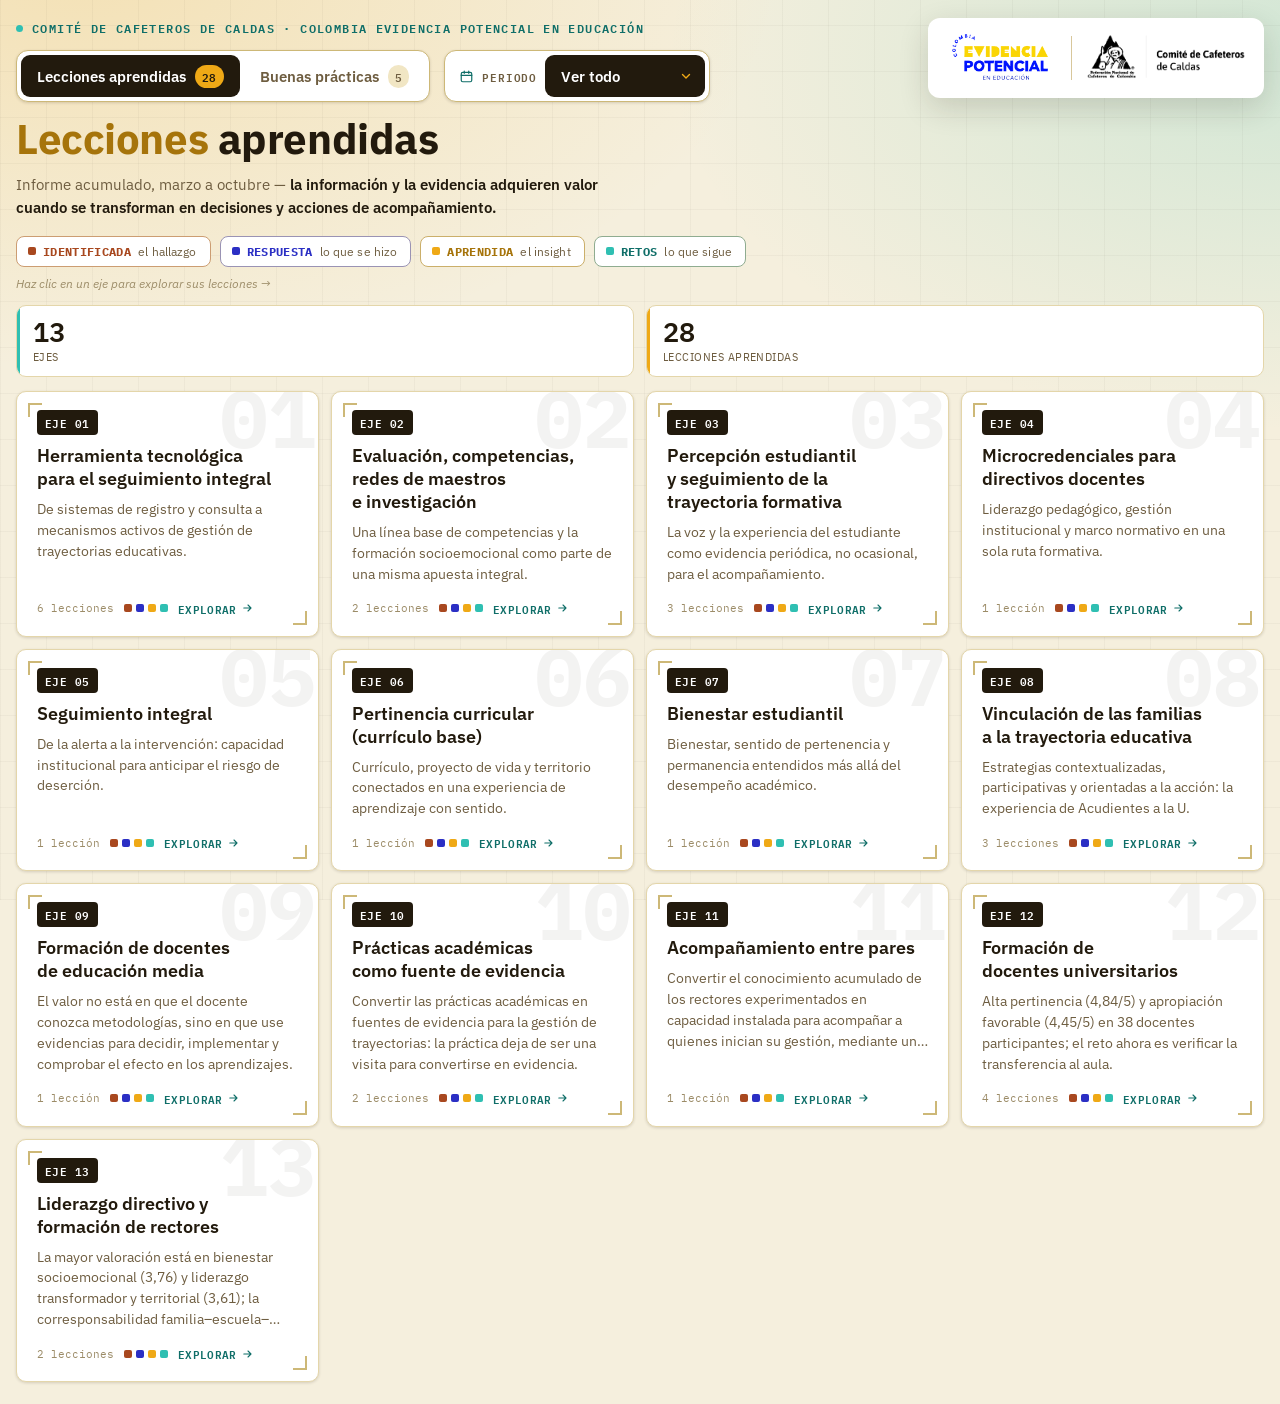
<file: CEPE/lecciones-agosto/index.html>
<!DOCTYPE html>
<html lang="es">
<head>
<meta charset="UTF-8">
<meta name="viewport" content="width=device-width, initial-scale=1.0">
<title>Tablero Mural CEPE — Comité de Cafeteros de Caldas</title>
<meta name="description" content="Tablero interactivo de lecciones aprendidas de CEPE: ejes temáticos, lecciones aprendidas y buenas prácticas documentadas en campo, por periodo, Comité de Cafeteros de Caldas.">
<meta name="theme-color" content="#F5EFDD">
<link rel="icon" href="data:image/svg+xml,<svg xmlns='http://www.w3.org/2000/svg' viewBox='0 0 100 100'><text y='.9em' font-size='90'>%F0%9F%97%BA%EF%B8%8F</text></svg>">
<link rel="preconnect" href="https://fonts.googleapis.com">
<link rel="preconnect" href="https://fonts.gstatic.com" crossorigin>
<link href="https://fonts.googleapis.com/css2?family=IBM+Plex+Sans:wght@400;500;600;700&family=IBM+Plex+Sans+Condensed:wght@500;600;700&family=IBM+Plex+Mono:wght@400;500;600;700&display=swap" rel="stylesheet">
<style>
  :root{
    --bg:#F5EFDD;
    --bg-2:#FFFFFF;
    --bg-3:#F1E6C4;
    --ink:#221A0D;
    --ink-soft:#6E5D40;
    --ink-dim:#9C8C68;
    --border:#E4D6AA;
    --border-bright:#CDB877;
    --gold:#A6740B;
    --gold-fill:#EFA916;
    --cyan:#0F6E68;
    --cyan-fill:#2FBFB2;
    --blue:#2B2FC4;
    --rust:#A8481F;
    --teal:#0F6E68;
    --moss:#3F6B17;
    --moss-fill:#7DB544;
    --chip:#FFFFFF;
    --shadow:rgba(43,32,19,.16);
    --focus:#0F6E68;
  }

  *{box-sizing:border-box}
  html,body{height:100%;margin:0}
  html{-webkit-text-size-adjust:100%}
  body{
    background:var(--bg);color:var(--ink);
    font-family:'IBM Plex Sans',system-ui,-apple-system,'Segoe UI',sans-serif;
    padding-left:16px;padding-right:16px;
    background-image:
      repeating-linear-gradient(0deg, rgba(34,26,13,.035) 0 1px, transparent 1px 46px),
      repeating-linear-gradient(90deg, rgba(34,26,13,.035) 0 1px, transparent 1px 46px),
      radial-gradient(ellipse 55% 45% at 6% -4%, color-mix(in srgb, var(--gold-fill) 20%, transparent), transparent),
      radial-gradient(ellipse 50% 42% at 102% 6%, color-mix(in srgb, var(--cyan-fill) 18%, transparent), transparent);
    background-attachment:fixed;
    overflow-x:hidden;
  }
  h1,h2,h3{font-family:'IBM Plex Sans',sans-serif;text-wrap:balance;margin:0}
  p{margin:0}
  .mono{font-family:'IBM Plex Mono',monospace}
  img{max-width:100%;display:block}
  button{font:inherit;color:inherit;background:none;border:none;cursor:pointer;text-align:left}
  :focus-visible{outline:2px solid var(--focus);outline-offset:2px;border-radius:3px}
  [hidden]{display:none!important}

  .stage{
    min-height:100%;
    max-width:1260px;margin:0 auto;
    display:flex;flex-direction:column;gap:14px;
    padding-top:18px;padding-bottom:22px;
  }

  /* ---- top zone ---- */
  .topzone{display:flex;justify-content:space-between;align-items:flex-start;gap:22px;flex-wrap:wrap}
  .titleblock{flex:1 1 420px;min-width:0}
  .eyebrow{
    font-family:'IBM Plex Mono',monospace;font-size:.72rem;letter-spacing:.12em;
    text-transform:uppercase;color:var(--cyan);font-weight:600;
    display:flex;align-items:center;gap:9px;margin-bottom:12px;
  }
  .livedot{width:7px;height:7px;border-radius:50%;background:var(--cyan-fill);flex:none;
    box-shadow:0 0 0 0 rgba(47,191,178,.6);animation:pulse 2.4s ease-out infinite}
  @keyframes pulse{
    0%{box-shadow:0 0 0 0 rgba(47,191,178,.5)}
    70%{box-shadow:0 0 0 7px rgba(47,191,178,0)}
    100%{box-shadow:0 0 0 0 rgba(47,191,178,0)}
  }
  @media (prefers-reduced-motion: reduce){ .livedot{animation:none} }
  h1{font-size:clamp(1.7rem,2.5vw + 1rem,2.65rem);font-weight:700;line-height:1.08;letter-spacing:-.01em}
  h1 .accent{color:var(--gold)}
  .lede{margin-top:11px;max-width:66ch;font-size:.95rem;color:var(--ink-soft);line-height:1.55}
  .lede strong{color:var(--ink);font-weight:600}

  .legend{display:flex;gap:9px;flex-wrap:wrap;margin-top:16px;align-items:center}
  .legend-item{
    display:flex;align-items:center;gap:7px;font-family:'IBM Plex Sans',sans-serif;
    font-size:.76rem;color:var(--ink-soft);letter-spacing:.01em;
    padding:7px 13px 7px 11px;border-radius:8px;border:1px solid var(--border);
    background:var(--bg-2);
  }
  .legend-item b{font-family:'IBM Plex Mono',monospace;font-weight:700;letter-spacing:.03em;text-transform:uppercase;font-size:.72rem}
  .legend-item.li{border-color:color-mix(in srgb, var(--rust) 40%, var(--border))}
  .legend-item.li b{color:var(--rust)}
  .legend-item.ra{border-color:color-mix(in srgb, var(--blue) 40%, var(--border))}
  .legend-item.ra b{color:var(--blue)}
  .legend-item.la{border-color:color-mix(in srgb, var(--gold) 40%, var(--border))}
  .legend-item.la b{color:var(--gold)}
  .legend-item.rt{border-color:color-mix(in srgb, var(--teal) 40%, var(--border))}
  .legend-item.rt b{color:var(--teal)}
  .legend-item.qd{border-color:color-mix(in srgb, var(--gold) 40%, var(--border))}
  .legend-item.qd b{color:var(--gold)}
  .legend-item.sl{border-color:color-mix(in srgb, var(--blue) 40%, var(--border))}
  .legend-item.sl b{color:var(--blue)}
  .legend-item.cf{border-color:color-mix(in srgb, var(--teal) 40%, var(--border))}
  .legend-item.cf b{color:var(--teal)}
  .legend-item.df{border-color:color-mix(in srgb, var(--rust) 40%, var(--border))}
  .legend-item.df b{color:var(--rust)}
  .legend-item.rp{border-color:color-mix(in srgb, var(--moss) 40%, var(--border))}
  .legend-item.rp b{color:var(--moss)}
  .dot{width:8px;height:8px;border-radius:2px;flex:none}
  .dot.li{background:var(--rust)}
  .dot.ra{background:var(--blue)}
  .dot.la{background:var(--gold-fill)}
  .dot.rt{background:var(--cyan-fill)}
  .dot.qd{background:var(--gold-fill)}
  .dot.sl{background:var(--blue)}
  .dot.cf{background:var(--cyan-fill)}
  .dot.df{background:var(--rust)}
  .dot.rp{background:var(--moss-fill)}
  .hint{font-family:'IBM Plex Sans',sans-serif;font-size:.75rem;color:var(--ink-dim);font-style:italic}

  /* ---- selector de vista: lecciones aprendidas / buenas prácticas ---- */
  .switch{
    display:inline-flex;gap:4px;padding:4px;margin-bottom:14px;
    background:var(--bg-2);border:1px solid var(--border-bright);border-radius:12px;
    box-shadow:0 1px 3px var(--shadow);max-width:100%;
  }
  .switch-btn{
    display:flex;align-items:center;gap:9px;min-height:42px;padding:8px 16px;border-radius:9px;
    font-family:'IBM Plex Sans',sans-serif;font-weight:600;font-size:.92rem;color:var(--ink-soft);
    transition:background .16s ease,color .16s ease;
  }
  .switch-btn:hover{color:var(--ink);background:var(--bg-3)}
  .switch-btn[aria-pressed="true"]{background:var(--ink);color:var(--bg-2)}
  .switch-n{
    font-family:'IBM Plex Mono',monospace;font-size:.68rem;font-weight:600;letter-spacing:.03em;
    padding:2px 7px;border-radius:999px;background:var(--bg-3);color:var(--ink-soft);
  }
  .switch-btn[aria-pressed="true"] .switch-n{background:var(--gold-fill);color:var(--ink)}
  @media (max-width:520px){
    .switch{display:flex;width:100%}
    .switch-btn{flex:1 1 0;justify-content:center;padding:8px 10px;font-size:.84rem;gap:6px}
  }

  .controls{display:flex;flex-wrap:wrap;align-items:center;gap:10px 14px;margin-bottom:14px}
  .controls .switch{margin-bottom:0}
  .period{
    display:inline-flex;align-items:center;gap:8px;padding:4px 4px 4px 14px;
    background:var(--bg-2);border:1px solid var(--border-bright);border-radius:12px;box-shadow:0 1px 3px var(--shadow);
    font-family:'IBM Plex Mono',monospace;font-size:.7rem;letter-spacing:.08em;text-transform:uppercase;
    font-weight:600;color:var(--ink-soft);cursor:pointer;transition:border-color .16s ease;
  }
  .period:hover,.period:focus-within{border-color:var(--cyan)}
  .period svg{width:15px;height:15px;color:var(--cyan);flex:none}
  .period select{
    appearance:none;-webkit-appearance:none;border:none;cursor:pointer;
    font-family:'IBM Plex Sans',sans-serif;font-size:.92rem;font-weight:600;letter-spacing:0;text-transform:none;
    color:var(--bg-2);background-color:var(--ink);border-radius:9px;min-height:42px;padding:8px 38px 8px 16px;
    background-image:url("data:image/svg+xml,%3Csvg xmlns='http://www.w3.org/2000/svg' viewBox='0 0 20 20' fill='none' stroke='%23EFA916' stroke-width='2' stroke-linecap='round' stroke-linejoin='round'%3E%3Cpath d='M5 8l5 5 5-5'/%3E%3C/svg%3E");
    background-repeat:no-repeat;background-position:right 12px center;background-size:14px;
  }
  .period select option{background:var(--bg-2);color:var(--ink)}
  .empty{grid-column:1 / -1;padding:36px 20px;text-align:center;color:var(--ink-soft);
    border:1px dashed var(--border-bright);border-radius:10px;background:var(--bg-2)}
  @media (max-width:520px){ .period{display:flex;width:100%} .period select{flex:1} }

  .brandmarks{
    display:flex;align-items:center;gap:14px;flex:0 0 auto;
    background:var(--chip);border-radius:12px;
    padding:12px 18px;box-shadow:0 10px 30px var(--shadow);
  }
  .brandmarks img{height:56px;width:auto}
  .brandmarks .div{width:1px;height:44px;background:#D8C79B}

  /* ---- kpi row ---- */
  .kpis{display:flex;gap:12px;flex-wrap:wrap}
  .kpi{
    flex:1 1 150px;background:var(--bg-2);border:1px solid var(--border);border-radius:10px;
    padding:12px 16px;position:relative;overflow:hidden;
  }
  .kpi::before{content:'';position:absolute;left:0;top:0;bottom:0;width:3px;background:var(--cyan-fill)}
  .kpi:nth-child(2)::before{background:var(--gold-fill)}
  .kpi-n{font-family:'IBM Plex Mono',monospace;font-weight:600;font-size:1.7rem;color:var(--ink);font-variant-numeric:tabular-nums;line-height:1}
  .kpi-l{margin-top:4px;font-family:'IBM Plex Sans Condensed',sans-serif;font-size:.72rem;color:var(--ink-soft);text-transform:uppercase;letter-spacing:.04em}

  /* ---- bento ---- */
  .bento{
    flex:1 1 auto;
    display:grid;
    grid-template-columns:repeat(4,1fr);
    gap:12px;
  }
  .tile{
    position:relative;background-color:var(--bg-2);border:1px solid var(--border);border-radius:10px;
    padding:18px 20px;display:flex;flex-direction:column;overflow:hidden;min-height:200px;
    box-shadow:0 1px 3px var(--shadow);
    transition:transform .16s ease,box-shadow .16s ease,border-color .16s ease,background-color .16s ease;
    background-image:
      linear-gradient(var(--border-bright),var(--border-bright)),
      linear-gradient(var(--border-bright),var(--border-bright)),
      linear-gradient(var(--border-bright),var(--border-bright)),
      linear-gradient(var(--border-bright),var(--border-bright));
    background-repeat:no-repeat;
    background-size:14px 2px,2px 14px,14px 2px,2px 14px;
    background-position:11px 11px, 11px 11px, calc(100% - 11px) calc(100% - 11px), calc(100% - 11px) calc(100% - 11px);
  }
  .tile:hover,.tile:focus-visible{transform:translateY(-3px);border-color:var(--cyan);background-color:var(--bg-3);
    box-shadow:0 16px 34px var(--shadow),0 0 0 1px color-mix(in srgb, var(--cyan) 35%, transparent)}

  .tile-ghost{
    position:absolute;top:-14px;right:2px;font-family:'IBM Plex Mono',monospace;font-weight:700;
    font-size:5rem;color:var(--ink);opacity:.05;line-height:1;pointer-events:none;user-select:none;
  }

  .tile-num{
    font-family:'IBM Plex Mono',monospace;font-size:.66rem;color:var(--bg-2);font-weight:600;
    position:relative;letter-spacing:.04em;background:var(--ink);
    display:inline-flex;width:fit-content;padding:3px 8px;border-radius:4px;
  }
  .tile-title{
    font-family:'IBM Plex Sans',sans-serif;font-weight:600;color:var(--ink);text-wrap:balance;position:relative;
    margin-top:9px;font-size:1.14rem;line-height:1.26;
  }
  .tile-dek{
    color:var(--ink-soft);font-size:.87rem;line-height:1.5;margin-top:9px;position:relative;
    display:-webkit-box;-webkit-box-orient:vertical;overflow:hidden;-webkit-line-clamp:4;
  }

  .tile-meta{
    margin-top:auto;padding-top:14px;display:flex;align-items:center;justify-content:space-between;
    gap:10px;position:relative;
  }
  .tile-count{font-family:'IBM Plex Mono',monospace;font-size:.68rem;color:var(--ink-dim)}
  .tile-dots{display:flex;gap:4px}
  .tile-arrow{
    display:flex;align-items:center;gap:5px;font-family:'IBM Plex Mono',monospace;font-size:.66rem;
    color:var(--cyan);font-weight:600;text-transform:uppercase;letter-spacing:.03em;
  }
  .tile-arrow svg{width:12px;height:12px;transition:transform .18s ease}
  .tile:hover .tile-arrow svg{transform:translateX(3px)}

  /* cinco buenas prácticas: tres arriba, dos más anchas debajo */
  .bento.practicas{grid-template-columns:repeat(6,1fr)}
  .bento.practicas .tile{grid-column:span 2}
  .bento.practicas .tile:nth-child(n+4){grid-column:span 3}
  .bento.practicas .tile-dek{-webkit-line-clamp:5}
  .bento.swap .tile{animation:swapIn .28s ease backwards}
  @keyframes swapIn{from{opacity:0;transform:translateY(8px)}to{opacity:1;transform:none}}
  @media (prefers-reduced-motion: reduce){ .bento.swap .tile{animation:none} }

  @media (max-width:900px){
    .bento{grid-template-columns:repeat(2,1fr)}
    .bento.practicas{grid-template-columns:repeat(2,1fr)}
    .bento.practicas .tile,.bento.practicas .tile:nth-child(n+4){grid-column:auto}
    .bento.practicas .tile:last-child{grid-column:1 / -1}
  }
  @media (max-width:460px){
    .bento,.bento.practicas{grid-template-columns:1fr}
    .bento.practicas .tile:last-child{grid-column:auto}
  }

  /* ---- modal ---- */
  .modal-overlay{
    position:fixed;inset:0;display:flex;align-items:center;justify-content:center;
    padding:16px;
    background:rgba(4,8,16,.72);backdrop-filter:blur(4px);z-index:200;
    opacity:0;visibility:hidden;transition:opacity .2s ease;
  }
  .modal-overlay.show{opacity:1;visibility:visible}
  .modal{
    background:var(--bg-2);border-radius:14px;border:1px solid var(--border-bright);
    width:100%;max-width:1080px;height:min(880px,100%);display:flex;flex-direction:column;
    box-shadow:0 30px 80px rgba(0,0,0,.6);
    transform:translateY(14px) scale(.98);transition:transform .22s ease;
    overflow:hidden;
  }
  .modal-overlay.show .modal{transform:translateY(0) scale(1)}
  .modal-close{
    position:absolute;top:20px;right:20px;width:38px;height:38px;border-radius:8px;
    background:var(--bg-3);border:1px solid var(--border);display:flex;align-items:center;justify-content:center;
    color:var(--ink-soft);z-index:2;
  }
  .modal-close:hover{color:var(--ink);border-color:var(--cyan)}
  .modal-close svg{width:15px;height:15px}

  .modal-head{position:relative;padding:32px 68px 22px 34px;border-bottom:1px solid var(--border);flex:0 0 auto;
    background:linear-gradient(180deg, color-mix(in srgb, var(--cyan) 6%, transparent), transparent)}
  .modal-kicker{font-family:'IBM Plex Mono',monospace;font-size:.74rem;letter-spacing:.08em;
    text-transform:uppercase;color:var(--gold);font-weight:600;display:flex;align-items:center;gap:8px}
  .modal-title{font-family:'IBM Plex Sans',sans-serif;font-size:clamp(1.5rem,1.6vw + 1.1rem,2.1rem);font-weight:700;margin-top:10px;max-width:56ch;color:var(--ink)}
  .modal-dek{margin-top:10px;color:var(--ink-soft);font-size:1rem;line-height:1.55;max-width:60ch}

  .modal-toolbar{
    display:flex;align-items:center;justify-content:space-between;gap:10px;
    padding:12px 34px;border-bottom:1px solid var(--border);background:var(--bg-3);flex:0 0 auto;
  }
  .tb-btn{
    display:flex;align-items:center;gap:6px;font-family:'IBM Plex Mono',monospace;font-size:.78rem;color:var(--ink-soft);
    padding:7px 12px;border-radius:7px;border:1px solid transparent;
  }
  .tb-btn:hover{color:var(--ink);background:var(--bg-2);border-color:var(--border)}
  .tb-btn svg{width:14px;height:14px}
  .tb-btn.back{color:var(--cyan);font-weight:600}
  .tb-nav{display:flex;align-items:center;gap:4px}
  .tb-pos{font-family:'IBM Plex Mono',monospace;font-size:.72rem;color:var(--ink-soft);padding:0 4px;min-width:52px;text-align:center}

  .modal-body{padding:28px 34px 34px;overflow-y:auto;flex:1 1 auto}

  .lesson-list{list-style:none;margin:0;padding:0;display:flex;flex-direction:column;gap:10px}
  .lesson-row{
    width:100%;display:flex;align-items:flex-start;gap:14px;padding:18px 20px;
    border:1px solid var(--border);border-radius:10px;background:var(--bg);
    transition:border-color .15s,background .15s;
  }
  .lesson-row:hover{border-color:var(--cyan);background:var(--bg-3)}
  .lesson-num{
    font-family:'IBM Plex Mono',monospace;font-size:.72rem;color:var(--bg-2);flex:none;
    background:var(--ink);padding:4px 8px;border-radius:4px;height:fit-content;
  }
  .lesson-text{flex:1;font-family:'IBM Plex Sans',sans-serif;font-weight:600;font-size:1.08rem;line-height:1.36;color:var(--ink)}
  .lesson-dots{display:flex;gap:5px;flex:none;padding-top:6px}
  .lesson-go{width:16px;height:16px;flex:none;color:var(--ink-dim);margin-top:4px}

  .quads{display:grid;grid-template-columns:1fr 1fr;gap:16px}
  .quad{background:var(--bg);border:1px solid var(--border);border-radius:10px;padding:20px 22px;border-left:4px solid transparent}
  .quad.li{border-left-color:var(--rust)}
  .quad.ra{border-left-color:var(--blue)}
  .quad.la{border-left-color:var(--gold)}
  .quad.rt{border-left-color:var(--teal)}
  .quad-label{display:flex;align-items:center;gap:9px;font-family:'IBM Plex Mono',monospace;
    font-size:.92rem;letter-spacing:.04em;text-transform:uppercase;font-weight:700;margin-bottom:12px}
  .quad.li .quad-label{color:var(--rust)}
  .quad.ra .quad-label{color:var(--blue)}
  .quad.la .quad-label{color:var(--gold)}
  .quad.rt .quad-label{color:var(--teal)}
  .quad-label svg{width:18px;height:18px;flex:none}
  .quad p{font-size:.95rem;line-height:1.58;color:var(--ink-soft)}
  @media (max-width:560px){ .quads{grid-template-columns:1fr} }

  /* ---- buena práctica: cinco criterios ---- */
  .quad.qd{border-left-color:var(--gold)}
  .quad.sl{border-left-color:var(--blue)}
  .quad.cf{border-left-color:var(--teal)}
  .quad.df{border-left-color:var(--rust)}
  .quad.rp{border-left-color:var(--moss)}
  .quad.qd .quad-label{color:var(--gold)}
  .quad.sl .quad-label{color:var(--blue)}
  .quad.cf .quad-label{color:var(--teal)}
  .quad.df .quad-label{color:var(--rust)}
  .quad.rp .quad-label{color:var(--moss)}
  .quad.wide{grid-column:1 / -1}
  .quad.wide p{font-size:1.02rem;color:var(--ink)}
  .quad-label.crit{font-size:.8rem;text-transform:none;letter-spacing:.01em}
  .pull{
    margin:16px 0 0;padding:12px 16px;border-left:3px solid var(--rust);border-radius:0 8px 8px 0;
    background:color-mix(in srgb, var(--rust) 8%, transparent);
    font-size:.95rem;font-weight:600;line-height:1.5;color:var(--ink);
  }
</style>
</head>
<body>

<div class="stage">
  <div class="topzone">
    <div class="titleblock">
      <p class="eyebrow"><span class="livedot"></span>Comité de Cafeteros de Caldas · Colombia Evidencia Potencial en Educación</p>
      <div class="controls">
        <div class="switch" role="group" aria-label="Cambiar de vista">
          <button type="button" class="switch-btn" data-go="lecciones" aria-pressed="true">Lecciones aprendidas <span class="switch-n mono" data-count="lecciones">15</span></button>
          <button type="button" class="switch-btn" data-go="practicas" aria-pressed="false">Buenas prácticas <span class="switch-n mono" data-count="practicas">5</span></button>
        </div>
        <label class="period"><svg viewBox="0 0 20 20" fill="none" stroke="currentColor" stroke-width="1.6" stroke-linecap="round" stroke-linejoin="round" aria-hidden="true"><rect x="3" y="4.5" width="14" height="12.5" rx="2"/><path d="M3 8.5h14M7 2.8v3M13 2.8v3"/></svg>Periodo
          <select id="periodo">
            <option value="ago">Marzo – Agosto</option>
            <option value="sep">Septiembre</option>
            <option value="oct">Octubre</option>
            <option value="todo" selected>Ver todo</option>
          </select>
        </label>
      </div>

      <div data-view="lecciones">
        <h1><span class="accent">Lecciones</span> aprendidas</h1>
        <p class="lede"><span data-informe></span> — <strong id="ledeLecciones"></strong></p>
        <div class="legend">
          <span class="legend-item li"><span class="dot li"></span><b>Identificada</b> el hallazgo</span>
          <span class="legend-item ra"><span class="dot ra"></span><b>Respuesta</b> lo que se hizo</span>
          <span class="legend-item la"><span class="dot la"></span><b>Aprendida</b> el insight</span>
          <span class="legend-item rt"><span class="dot rt"></span><b>Retos</b> lo que sigue</span>
          <span class="hint">Haz clic en un eje para explorar sus lecciones →</span>
        </div>
      </div>

      <div data-view="practicas" hidden>
        <h1><span class="accent">Buenas</span> prácticas</h1>
        <p class="lede"><span data-informe></span> — <strong>prácticas de La Universidad en el Campo que vale la pena destacar y que tienen potencial de réplica.</strong></p>
        <div class="legend">
          <span class="legend-item qd"><span class="dot qd"></span><b>Destacado</b> lo que vale la pena</span>
          <span class="legend-item sl"><span class="dot sl"></span><b>Solución</b> lo que se implementó</span>
          <span class="legend-item cf"><span class="dot cf"></span><b>Cómo funciona</b> el mecanismo</span>
          <span class="legend-item df"><span class="dot df"></span><b>Diferenciadores</b> lo que la distingue</span>
          <span class="legend-item rp"><span class="dot rp"></span><b>Réplica</b> hasta dónde puede llegar</span>
          <span class="hint">Haz clic en una buena práctica para conocerla →</span>
        </div>
      </div>
    </div>
    <div class="brandmarks">
      <img src="Logos/1.png" alt="Colombia Evidencia Potencial en Educación">
      <div class="div"></div>
      <img src="Logos/2.png" alt="Comité de Cafeteros de Caldas — Federación Nacional de Cafeteros de Colombia">
    </div>
  </div>

  <div class="kpis" data-view="lecciones">
    <div class="kpi"><div class="kpi-n mono" data-count="ejes">07</div><div class="kpi-l">Ejes</div></div>
    <div class="kpi"><div class="kpi-n mono" data-count="lecciones">15</div><div class="kpi-l">Lecciones aprendidas</div></div>
  </div>
  <div class="kpis" data-view="practicas" hidden>
    <div class="kpi"><div class="kpi-n mono" data-count="practicas">05</div><div class="kpi-l">Buenas prácticas</div></div>
    <div class="kpi"><div class="kpi-n mono" data-count="criterios">25</div><div class="kpi-l">Criterios documentados</div></div>
  </div>

  <div class="bento" id="bento"></div>
</div>

<div class="modal-overlay" id="overlay">
  <div class="modal" role="dialog" aria-modal="true" aria-labelledby="modalTitle" tabindex="-1" id="modalPanel">
    <button class="modal-close" id="modalClose" aria-label="Cerrar">
      <svg viewBox="0 0 20 20" fill="none" stroke="currentColor" stroke-width="1.8" stroke-linecap="round"><path d="M5 5l10 10M15 5 5 15"/></svg>
    </button>
    <div class="modal-head">
      <p class="modal-kicker" id="modalKicker"></p>
      <h2 class="modal-title" id="modalTitle"></h2>
      <p class="modal-dek" id="modalDek"></p>
    </div>
    <div class="modal-toolbar">
      <button class="tb-btn back" id="tbBack" hidden>
        <svg viewBox="0 0 20 20" fill="none" stroke="currentColor" stroke-width="1.8" stroke-linecap="round" stroke-linejoin="round"><path d="M12 5 7 10l5 5"/></svg>
        Volver a lecciones
      </button>
      <span></span>
      <div class="tb-nav">
        <button class="tb-btn" id="tbPrev" aria-label="Anterior">
          <svg viewBox="0 0 20 20" fill="none" stroke="currentColor" stroke-width="1.8" stroke-linecap="round" stroke-linejoin="round"><path d="M12 5 7 10l5 5"/></svg>
        </button>
        <span class="tb-pos mono" id="tbPos"></span>
        <button class="tb-btn" id="tbNext" aria-label="Siguiente">
          <svg viewBox="0 0 20 20" fill="none" stroke="currentColor" stroke-width="1.8" stroke-linecap="round" stroke-linejoin="round"><path d="M8 5l5 5-5 5"/></svg>
        </button>
      </div>
    </div>
    <div class="modal-body" id="modalBody"></div>
  </div>
</div>

<script>
(function(){
  "use strict";

  var ICONS = {
    li: '<svg viewBox="0 0 20 20" fill="none" stroke="currentColor" stroke-width="1.6" stroke-linecap="round"><circle cx="8.3" cy="8.3" r="5.3"/><line x1="16" y1="16" x2="12.4" y2="12.4"/></svg>',
    ra: '<svg viewBox="0 0 20 20" fill="none" stroke="currentColor" stroke-width="1.6" stroke-linecap="round" stroke-linejoin="round"><path d="M3 10h11"/><path d="M9.5 5l5 5-5 5"/></svg>',
    la: '<svg viewBox="0 0 20 20" fill="none" stroke="currentColor" stroke-width="1.4" stroke-linejoin="round"><path d="M10 2.2 11.5 8 17.8 10 11.5 12 10 17.8 8.5 12 2.2 10 8.5 8Z"/></svg>',
    rt: '<svg viewBox="0 0 20 20" fill="none" stroke="currentColor" stroke-width="1.6" stroke-linecap="round" stroke-linejoin="round"><path d="M2.5 14.5 7 10l3 3 4-6.5"/><path d="M11.5 6.2h2.9v2.9"/></svg>'
  };
  var ARROW_RIGHT = '<svg viewBox="0 0 20 20" fill="none" stroke="currentColor" stroke-width="1.8" stroke-linecap="round" stroke-linejoin="round"><path d="M3 10h12M10 5l5 5-5 5"/></svg>';
  var CHEVRON_SM = '<svg viewBox="0 0 20 20" fill="none" stroke="currentColor" stroke-width="1.8" stroke-linecap="round" stroke-linejoin="round"><path d="M7 5l5 5-5 5"/></svg>';
  var LABELS = { li:'Lección identificada', ra:'Respuesta adoptada', la:'Lección aprendida', rt:'Retos para transferencia' };

  /* criterios de una buena práctica, tal como los nombra el documento fuente */
  var CRITERIA = ['qd','sl','cf','df','rp'];
  var CRIT_LABELS = {
    qd:'¿Qué hicimos que vale la pena destacar?',
    sl:'Describe la solución implementada',
    cf:'Explica cómo funciona',
    df:'Identifica sus atributos diferenciadores',
    rp:'Tiene potencial de réplica'
  };
  var CRIT_ICONS = {
    qd: ICONS.la,
    sl: '<svg viewBox="0 0 20 20" fill="none" stroke="currentColor" stroke-width="1.6" stroke-linecap="round" stroke-linejoin="round"><circle cx="10" cy="10" r="7"/><path d="M6.8 10.2l2.2 2.2 4.2-4.6"/></svg>',
    cf: '<svg viewBox="0 0 20 20" fill="none" stroke="currentColor" stroke-width="1.6" stroke-linecap="round"><path d="M3 6h8M16 6h1M3 14h1M8 14h9"/><circle cx="13.5" cy="6" r="2.2"/><circle cx="5.5" cy="14" r="2.2"/></svg>',
    df: '<svg viewBox="0 0 20 20" fill="none" stroke="currentColor" stroke-width="1.6" stroke-linejoin="round"><path d="M10 2.5l7 7.5-7 7.5L3 10z"/></svg>',
    rp: '<svg viewBox="0 0 20 20" fill="none" stroke="currentColor" stroke-width="1.6" stroke-linecap="round" stroke-linejoin="round"><rect x="7.5" y="7.5" width="9" height="9" rx="1.6"/><path d="M4 12.5V5.6A1.6 1.6 0 0 1 5.6 4h6.9"/></svg>'
  };

  var DATA = [
    { num:'01', title:'Herramienta tecnológica para el seguimiento integral',
      dek:'De sistemas de registro y consulta a mecanismos activos de gestión de trayectorias educativas.',
      cards:[
        { title:'La información adquiere valor cuando se transforma en decisiones de acompañamiento',
          li:'El desarrollo e implementación de la herramienta tecnológica evidenció que la información sobre permanencia y rendimiento académico se encontraba fragmentada y era consultada principalmente mediante reportes periódicos, lo que limitaba la identificación oportuna de variaciones en las trayectorias educativas.',
          ra:'Se diseñó una herramienta que integra información sobre permanencia, asistencia, rendimiento académico y otras variables asociadas a las trayectorias, facilitando su consulta y actualización oportuna.',
          la:'Digitalizar información no garantiza, por sí solo, una gestión basada en evidencia. El valor de la herramienta se concreta cuando los datos son interpretados, contextualizados y utilizados para identificar riesgos, focalizar acompañamientos y tomar decisiones oportunas.',
          rt:'La herramienta debe consolidarse como mecanismo de gestión de trayectorias educativas y no únicamente como sistema de registro o consulta.' },
        { title:'La oportunidad de la información es determinante para activar respuestas preventivas',
          li:'La experiencia evidenció que disponer de información únicamente al cierre de un periodo académico limita la capacidad de intervención en procesos asociados a permanencia y rendimiento.',
          ra:'Se avanzó hacia la disponibilidad de información actualizada para identificar tempranamente variaciones en desempeño, asistencia y continuidad y orientar acciones de acompañamiento.',
          la:'La oportunidad de la información es tan relevante como su calidad cuando el propósito es gestionar trayectorias educativas. La información debe estar disponible cuando todavía es posible intervenir.',
          rt:'El valor de la herramienta deberá medirse por su capacidad para anticipar riesgos y activar respuestas oportunas, además de sus indicadores de uso.' },
        { title:'Integrar información dispersa mejora la lectura de las trayectorias estudiantiles',
          li:'La implementación evidenció que la información requerida para comprender permanencia y rendimiento se encuentra distribuida entre diferentes actores y fuentes, dificultando una lectura integral.',
          ra:'La herramienta permitió articular diferentes dimensiones de información y relacionar variables académicas y de permanencia con acciones de acompañamiento.',
          la:'El seguimiento integral requiere superar la lectura aislada de fuentes y avanzar hacia una comprensión articulada de las diferentes dimensiones de la trayectoria estudiantil.',
          rt:'La evolución de la herramienta deberá fortalecer la interoperabilidad y articulación de fuentes, reduciendo duplicidades y carga administrativa.' },
        { title:'El seguimiento de la permanencia requiere corresponsabilidad institucional',
          li:'La implementación permitió reconocer que el seguimiento de la permanencia no puede recaer exclusivamente en un actor y requiere articulación entre universidad, asesoría pedagógica e institución educativa.',
          ra:'El acceso compartido a la información permitió observar una misma realidad y coordinar acciones de acompañamiento, seguimiento y respuesta.',
          la:'La disponibilidad compartida de información favorece la corresponsabilidad, pero esta requiere una definición explícita de roles para evitar vacíos o duplicidades.',
          rt:'El modelo deberá precisar quién identifica, quién analiza, quién interviene, quién realiza seguimiento y quién evalúa resultados.' },
        { title:'Las alertas generan valor cuando están asociadas a rutas de intervención',
          li:'La experiencia evidenció que identificar un riesgo no equivale a solucionarlo. Una alerta tecnológica solo produce valor cuando permite activar una respuesta pertinente y oportuna.',
          ra:'La herramienta permitió identificar situaciones que requieren atención y puso de manifiesto la necesidad de articular las alertas con rutas de acompañamiento pedagógico, académico e institucional.',
          la:'Cada alerta debe conducir a una secuencia de actuación que conecte análisis, responsable, acción, seguimiento y resultado.',
          rt:'La siguiente fase deberá avanzar hacia una lógica de alerta → análisis → responsable → acción → seguimiento → resultado.' },
        { title:'La sostenibilidad depende de la institucionalización de la herramienta',
          li:'La experiencia evidenció que una innovación tecnológica puede perder sostenibilidad si permanece vinculada exclusivamente al proyecto que la originó y no se incorpora a los procesos regulares de gestión.',
          ra:'La existencia de una herramienta común permitió generar una base para estandarizar procesos de seguimiento entre actores y fortalecer una cultura institucional de uso de información.',
          la:'La sostenibilidad requiere incorporar la herramienta a los procesos institucionales, con responsabilidades, protocolos, periodicidades e indicadores definidos.',
          rt:'La consolidación deberá contemplar gobernanza de datos, responsables, mecanismos de actualización, periodicidades de uso y condiciones de sostenibilidad tecnológica.' }
      ]
    },
    { num:'02', title:'Evaluación, competencias, redes de maestros e investigación',
      dek:'Una línea base de competencias y la formación socioemocional como parte de una misma apuesta integral.',
      cards:[
        { title:'El punto de partida de los estudiantes no puede darse por supuesto',
          li:'La prueba de entrada con enfoque de evaluación por competencias evidenció niveles diferenciados de desempeño y permitió reconocer que el punto de partida de los estudiantes no puede darse por supuesto.',
          ra:'Los resultados fueron utilizados como línea base para identificar brechas de aprendizaje y orientar la planeación y las estrategias pedagógicas.',
          la:'La evaluación diagnóstica adquiere valor cuando sus resultados retroalimentan la enseñanza y permiten comprender qué pueden hacer los estudiantes y qué desempeños requieren fortalecimiento.',
          rt:'La prueba de entrada deberá mantenerse como línea base y articularse con mediciones posteriores para valorar avances y brechas persistentes.' },
        { title:'Integrar competencias académicas y socioemocionales favorece una formación integral',
          li:'La experiencia evidenció que el desempeño académico no puede analizarse de manera aislada de capacidades relacionadas con autorregulación, perseverancia, toma de decisiones, trabajo con otros y afrontamiento de dificultades.',
          ra:'Se articuló el desarrollo de competencias académicas y socioemocionales dentro de experiencias educativas orientadas al desarrollo integral.',
          la:'Las competencias socioemocionales generan mayor valor cuando se integran intencionalmente a las experiencias de aprendizaje de las áreas y no cuando se abordan como un componente aislado.',
          rt:'Se recomienda avanzar hacia una matriz que relacione competencia académica, desempeño esperado, competencia socioemocional asociada, experiencia pedagógica y evidencia de aprendizaje.' }
      ]
    },
    { num:'03', title:'Percepción estudiantil y seguimiento de la trayectoria formativa',
      dek:'La voz y la experiencia del estudiante como evidencia periódica, no ocasional, para el acompañamiento.',
      cards:[
        { title:'La percepción estudiantil constituye evidencia estratégica para el mejoramiento del programa',
          li:'La aplicación sistemática de una herramienta tecnológica permitió recoger la percepción de los estudiantes sobre motivación, intención de continuidad, rendimiento académico y acompañamiento institucional, evidenciando que estas dimensiones complementan la lectura de los resultados académicos.',
          ra:'La percepción estudiantil fue incorporada como fuente sistemática de información para comprender factores pedagógicos e institucionales asociados a la experiencia formativa y a la permanencia.',
          la:'La voz del estudiante debe pasar de ser una fuente ocasional a constituirse en evidencia periódica para la toma de decisiones y el mejoramiento continuo.',
          rt:'Se recomienda institucionalizar mecanismos periódicos de consulta y análisis y articular sus resultados con las demás fuentes de seguimiento.' },
        { title:'El seguimiento de la trayectoria formativa requiere una mirada integral y corresponsable',
          li:'La valoración de los estudiantes evidenció que la continuidad en el proceso formativo no depende exclusivamente del desempeño académico. Motivación, acompañamiento institucional, mediación de asesores pedagógicos y apoyo universitario inciden en la experiencia y permanencia.',
          ra:'Se avanzó hacia una lectura integral de la trayectoria, incorporando dimensiones académicas, motivacionales e institucionales para orientar el acompañamiento.',
          la:'El seguimiento debe superar una mirada centrada exclusivamente en calificaciones y considerar señales como desmotivación, dificultades académicas, baja participación o riesgo de interrupción de la trayectoria.',
          rt:'El sistema deberá articular diferentes fuentes y actores para anticipar riesgos y orientar respuestas diferenciadas.' },
        { title:'La información sobre la experiencia estudiantil adquiere valor cuando se convierte en acompañamiento',
          li:'La experiencia evidenció que recoger percepciones mediante una herramienta tecnológica no es suficiente si los resultados no generan análisis, retroalimentación y acciones concretas.',
          ra:'La información se orientó a identificar estudiantes con dificultades en desempeño, disminución de motivación o incertidumbre frente a la continuidad y a focalizar respuestas de instituciones educativas, asesores pedagógicos y universidades.',
          la:'La tecnología constituye un medio y no el fin. Su valor está en transformar las percepciones recogidas en evidencia accionable para anticipar riesgos, focalizar acompañamientos y fortalecer la permanencia y el éxito académico.',
          rt:'Cada resultado relevante deberá vincularse con responsables, acciones de acompañamiento, seguimiento y valoración de resultados.' }
      ]
    },
    { num:'04', title:'Microcredenciales para directivos docentes',
      dek:'Liderazgo pedagógico, gestión institucional y marco normativo en una sola ruta formativa.',
      cards:[
        { title:'La formación de directivos docentes debe articular liderazgo pedagógico, gestión y marco normativo',
          li:'La experiencia evidenció que el liderazgo directivo efectivo requiere integrar competencias pedagógicas con conocimientos sobre legislación educativa, organización escolar, gestión institucional y administración del talento humano.',
          ra:'La propuesta de microcredenciales incorporó estos componentes para fortalecer la capacidad de los directivos para liderar procesos pedagógicos y de gestión.',
          la:'Una microcredencial pertinente para directivos debe articular liderazgo pedagógico, gestión institucional, legislación educativa y administración del talento humano, evitando abordar estos componentes como contenidos independientes.',
          rt:'Las rutas formativas deberán mantener una integración explícita entre conocimientos, capacidades de liderazgo y situaciones reales de gestión escolar.' }
      ]
    },
    { num:'05', title:'Seguimiento integral',
      dek:'De la alerta a la intervención: capacidad institucional para anticipar el riesgo de deserción.',
      cards:[
        { title:'El seguimiento integral constituye una capacidad institucional para anticipar riesgos de deserción',
          li:'La revisión de información sobre asistencia y desempeño, complementada con la comunicación entre estudiantes, familias, docentes líderes, rectores y padrinos, permitió reconocer señales asociadas a posibles dificultades en la trayectoria educativa. La experiencia mostró que el seguimiento puede trascender el registro de situaciones una vez ocurridas y convertirse en un mecanismo para identificar oportunamente condiciones de riesgo.',
          ra:'Se fortaleció la articulación entre los diferentes actores responsables del acompañamiento y el uso de información académica para reconocer situaciones que requieren atención.',
          la:'El seguimiento integral genera mayor valor cuando la identificación de una alerta se traduce en una intervención oportuna, con responsable definido, acción verificable y seguimiento posterior.',
          rt:'El reto para la siguiente fase no consiste únicamente en mejorar la identificación de alertas, sino en consolidar la capacidad institucional para responder frente a ellas y valorar los resultados de las intervenciones.' }
      ]
    },
    { num:'06', title:'Pertinencia curricular (currículo base)',
      dek:'Currículo, proyecto de vida y territorio conectados en una experiencia de aprendizaje con sentido.',
      cards:[
        { title:'La pertinencia curricular se fortalece cuando conecta aprendizaje, proyecto de vida y territorio',
          li:'La implementación evidenció la importancia de relacionar las competencias genéricas desarrolladas en los módulos de currículo base con las expectativas de futuro de los jóvenes y con los perfiles profesionales y laborales a los que pueden proyectarse.',
          ra:'Se promovió la articulación entre currículo base, perfiles profesionales y laborales y proyectos de vida, buscando que los estudiantes reconozcan la formación superior como una oportunidad vinculada con sus expectativas personales, profesionales y territoriales.',
          la:'La pertinencia de la formación en contextos rurales se fortalece cuando los aprendizajes adquieren sentido para el estudiante y pueden relacionarse con posibilidades concretas de continuidad educativa, desarrollo profesional y aporte al territorio. La apropiación curricular requiere trascender la entrega de contenidos y materiales para asegurar su utilización pedagógica y contextualizada.',
          rt:'Generar apropiación curricular asegurando que el currículo base se usa pedagógicamente y genera sentido en los estudiantes.' }
      ]
    },
    { num:'07', title:'Bienestar estudiantil',
      dek:'Bienestar, sentido de pertenencia y permanencia entendidos más allá del desempeño académico.',
      cards:[
        { title:'La experiencia universitaria trasciende el desempeño académico',
          li:'El acercamiento de los jóvenes a la universidad, sus servicios y espacios de participación permitió reconocer que la experiencia de educación superior comprende dimensiones que trascienden el desempeño académico y que pueden incidir en la motivación, el sentido de pertenencia y la permanencia.',
          ra:'Se generaron oportunidades de acercamiento de los estudiantes a espacios, servicios y dinámicas universitarias como parte del acompañamiento a su trayectoria formativa.',
          la:'El bienestar adquiere mayor valor cuando se integra a la estrategia de permanencia y orientación, en lugar de desarrollarse como un conjunto de actividades independientes. Para los jóvenes rurales, esta articulación puede contribuir a fortalecer su vínculo con la educación superior y su proyección de continuidad.',
          rt:'El reto consiste en pasar de acciones de acercamiento y participación universitaria a una estrategia sistemática que permita identificar necesidades, activar apoyos oportunos y hacer seguimiento a su incidencia en la motivación, el sentido de pertenencia, la permanencia y la continuidad educativa.' }
      ]
    }
  ];

  /* Buenas prácticas — fuente: "Buena práctica 2.docx". qd/sl/cf/df/rp = CRITERIA. */
  var PRACTICAS = [
    { num:'01', title:'Gestión integral de trayectorias mediante una herramienta digital de seguimiento',
      qd:'Desarrollamos e implementamos una herramienta digital para el seguimiento integral de las trayectorias formativas de los estudiantes de La Universidad en el Campo, que concentra información académica, de permanencia y de caracterización para apoyar la gestión y el acompañamiento de los estudiantes.',
      sl:'Se diseñó una herramienta que integra información sobre asistencia, permanencia, rendimiento académico, reconocimiento de saberes previos, cronogramas de clase y caracterización de los estudiantes, permitiendo disponer de información actualizada y organizada para el seguimiento individual y colectivo.',
      cf:'La herramienta centraliza y actualiza la información de los estudiantes y permite que cada actor acceda a los datos pertinentes de acuerdo con su rol y responsabilidad. Esta información facilita la identificación de alertas tempranas, el análisis de situaciones que pueden afectar la trayectoria y la definición de acciones de acompañamiento académico, pedagógico e institucional. A partir de las alertas identificadas pueden gestionarse acciones como seguimiento individualizado, ajustes razonables, nivelación y estrategias para prevenir la deserción o la pérdida de módulos.',
      df:'Se diferencia por integrar múltiples dimensiones de la trayectoria en un mismo sistema, disponer de información oportuna, diferenciar el acceso según el rol de los actores y conectar la información con la toma de decisiones. Su valor no se limita al registro o consulta de datos, sino a su capacidad para generar información accionable para el acompañamiento y la gestión preventiva.',
      rp:'La práctica tiene potencial de transferencia a otros programas y contextos educativos que requieran fortalecer el seguimiento de trayectorias, siempre que se adapten las variables, perfiles de acceso, responsabilidades y rutas de atención a las características del contexto. Su réplica puede contribuir a consolidar sistemas de seguimiento basados en evidencia, orientados a anticipar riesgos y fortalecer la permanencia y el desempeño académico.' },
    { num:'02', title:'Formación por microcredenciales',
      dek:'Diseño de la formación como una trayectoria y no como un evento aislado: los participantes aprenden, aplican, reflexionan sobre su práctica, intercambian experiencias, reciben acompañamiento y pueden dar continuidad a los aprendizajes construidos mediante nuevas oportunidades de formación.',
      qd:'Se diseñó un proceso de formación para directivos docentes rurales que articula desarrollo de capacidades, reconocimiento de los aprendizajes y aplicación práctica en el contexto institucional, procurando que la formación trascienda la capacitación puntual y se constituya en una ruta de desarrollo profesional con posibilidades de continuidad en la educación superior.',
      sl:'Se estructuró una ruta formativa progresiva, organizada en unidades y talleres, que articula contenidos conceptuales, reflexión sobre la práctica, trabajo autónomo y aplicación en situaciones reales del contexto territorial. El diseño incorpora estrategias de acompañamiento, evaluación y seguimiento a la permanencia. Además, contempla el reconocimiento de los aprendizajes desarrollados durante el proceso, de manera que estos puedan constituirse en un antecedente para procesos posteriores de formación y validación por parte de la universidad, favoreciendo la continuidad de los participantes interesados en profundizar su trayectoria formativa. La propuesta establece, además, mecanismos de acompañamiento mediante encuentros presenciales, espacios sincrónicos cuando se requieren y acompañamiento entre pares.',
      cf:'El proceso combina formación presencial, reflexión autónoma, experimentación y aplicación en contexto. Las sesiones pueden desarrollarse en diferentes sedes rurales, acercando la formación a los territorios y facilitando el intercambio entre directivos. La metodología incorpora referentes y experiencias de los propios participantes, análisis de sus contextos, trabajo colaborativo y referenciación de prácticas que pueden ser adaptadas a otras instituciones. El proceso se organiza de manera progresiva, pasando por descubrimiento, interpretación y análisis, profundización, ideación y experimentación, lo que permite conectar teoría, práctica y transformación institucional.',
      df:'La práctica se diferencia por llevar la formación al territorio, reconocer al directivo como sujeto de conocimiento y vincular los aprendizajes con problemas y proyectos reales de las instituciones. Integra formación académica, aprendizaje experiencial, intercambio entre pares, referenciación de buenas prácticas y acompañamiento continuo. A ello se suma un diseño orientado a favorecer la asistencia y permanencia mediante seguimiento permanente, acompañamiento personalizado y canales de comunicación para atender oportunamente las necesidades de los participantes.',
      quote:'El componente territorial, no es simplemente llevar una capacitación a una sede rural; es hacer que el territorio sea parte del dispositivo pedagógico.',
      rp:'El modelo puede transferirse a otros procesos de formación de directivos y docentes rurales, adaptando contenidos, intensidad, sedes, mecanismos de acompañamiento y condiciones territoriales. Su principal potencial de réplica está en el diseño de una ruta formativa que combina flexibilidad territorial, reconocimiento de aprendizajes, aplicación contextual y estrategias de permanencia, permitiendo articular formación en servicio con trayectorias posteriores de desarrollo profesional.' },
    { num:'03', title:'Radio educativa para la movilización de la corresponsabilidad y el fortalecimiento de trayectorias educativas completas',
      qd:'Se incorporó la radio como medio de comunicación pedagógica y de movilización de actores clave, particularmente estudiantes y acudientes, mediante la producción de una radio novela que articula los propósitos de las actividades con el propósito general de La Universidad en el Campo. La estrategia busca acercar el programa a las familias y estudiantes, fortalecer su comprensión sobre la importancia de la continuidad educativa y movilizar su participación corresponsable en la trayectoria formativa.',
      sl:'Se diseñó una radio novela como recurso de comunicación que traduce los propósitos de la iniciativa a situaciones, mensajes y experiencias cercanas a los estudiantes y sus familias. A través de este formato se abordan contenidos relacionados con la permanencia, el acompañamiento familiar, la continuidad educativa y la articulación entre familia, estudiante e institución educativa, utilizando un medio con capacidad de alcance territorial y apropiación en contextos rurales.',
      cf:'La radio novela se utiliza como un dispositivo narrativo para sensibilizar, informar y generar conversación alrededor de la trayectoria educativa. Cada contenido vincula el propósito de la actividad o proceso que se desarrolla con el propósito mayor de la iniciativa: favorecer trayectorias educativas completas. De esta manera, el mensaje no se limita a transmitir información, sino que busca generar comprensión sobre el papel que cumplen estudiantes, familias e institución educativa y promover compromisos concretos frente a la permanencia y continuidad de los estudiantes.',
      df:'Su principal diferenciador es que convierte la comunicación en una herramienta de acompañamiento y corresponsabilidad, integrando información, sensibilización y movilización en un mismo recurso. Utiliza un lenguaje narrativo cercano a los actores, facilita el acceso a los contenidos en contextos rurales y permite conectar diferentes actividades de la iniciativa bajo un propósito común: fortalecer trayectorias educativas completas. Además, contribuye a ampliar la participación de actores que no siempre están presentes en los espacios formales de formación o seguimiento.',
      rp:'La estrategia tiene potencial de transferencia a otros territorios y programas que requieran fortalecer la comunicación con familias y estudiantes, especialmente en contextos rurales donde los medios comunitarios pueden ampliar el alcance de las acciones educativas. Su réplica puede realizarse mediante series radiales, podcast, cápsulas sonoras o narrativas transmedia, conservando como principio la articulación entre comunicación, propósito pedagógico, participación de actores y seguimiento de la trayectoria' },
    { num:'04', title:'Integración de competencias socioemocionales al fortalecimiento de los aprendizajes disciplinares',
      qd:'Se articuló el desarrollo de competencias socioemocionales con el fortalecimiento de los aprendizajes disciplinares evaluados en la prueba de entrada de La Universidad en el Campo, reconociendo que la comprensión del desempeño de los estudiantes requiere considerar tanto los resultados académicos como aquellas capacidades que favorecen su participación, autorregulación, perseverancia y respuesta frente a las dificultades de aprendizaje.',
      sl:'A partir de los resultados de la prueba de entrada, orientada a reconocer los desempeños de los estudiantes en las áreas disciplinares evaluadas, se promovió una lectura complementaria que permitiera identificar competencias socioemocionales relacionadas con las demandas de aprendizaje. Esta perspectiva permitió orientar procesos de fortalecimiento que integran competencias académicas y socioemocionales, en lugar de abordarlas como componentes independientes.',
      cf:'Los resultados de la evaluación se utilizan como punto de partida para identificar necesidades de fortalecimiento en los aprendizajes disciplinares y, simultáneamente, reconocer capacidades socioemocionales que pueden favorecer u obstaculizar el desempeño. A partir de esta lectura se orientan estrategias pedagógicas que integran, dentro de las experiencias de aprendizaje de las áreas, aspectos como autorregulación, perseverancia, toma de decisiones, trabajo colaborativo y afrontamiento de dificultades, vinculándolos con desempeños académicos concretos.',
      df:'Su principal diferenciador es superar la separación entre formación académica y socioemocional, incorporando ambas dimensiones en la planeación del fortalecimiento de los aprendizajes. La práctica permite pasar de una lectura centrada exclusivamente en “qué sabe el estudiante” a una comprensión más amplia de qué puede hacer, qué dificultades enfrenta y qué capacidades requiere fortalecer para avanzar en su aprendizaje. Además, utiliza evidencia de la evaluación de entrada como insumo para orientar decisiones pedagógicas diferenciadas.',
      rp:'La práctica puede transferirse a otros procesos de formación que utilicen evaluaciones diagnósticas o de entrada, mediante una matriz que relacione competencia disciplinar, desempeño esperado, necesidad de aprendizaje, competencia socioemocional asociada, estrategia pedagógica y evidencia de avance. Esto permitiría institucionalizar una lectura integral del aprendizaje y orientar intervenciones más pertinentes a las características y necesidades de los estudiantes.' },
    { num:'05', title:'Mesa de Diálogo para la gestión participativa y el mejoramiento de La Universidad en el Campo',
      dek:'La Mesa de Diálogo transforma el seguimiento de la iniciativa en un ejercicio de gobernanza educativa: articula evidencia, conocimiento territorial y participación de actores para convertir la valoración conjunta de resultados en acuerdos y acciones de mejoramiento.',
      qd:'Se implementó una Mesa de Diálogo como mecanismo de gestión participativa y corresponsable, que reúne a los principales actores vinculados con la implementación de La Universidad en el Campo: directivos docentes, docente líder, estudiante líder, representante del sector productivo y representante de los acudientes y universidad. El espacio permite realizar una valoración conjunta de los avances de la iniciativa y orientar decisiones para el fortalecimiento de la trayectoria educativa.',
      sl:'Se estableció un espacio estructurado de diálogo y análisis en el que los actores valoran el alcance de indicadores relacionados con permanencia, rendimiento académico, pertinencia, bienestar estudiantil y prácticas académicas. La información y las perspectivas aportadas por los participantes se utilizan para reconocer avances, identificar brechas y definir oportunidades de mejoramiento, promoviendo acuerdos entre los diferentes actores que intervienen en la trayectoria formativa de los estudiantes.',
      cf:'La Mesa parte de la evidencia disponible sobre la implementación de la iniciativa y convoca a los actores desde sus diferentes roles para contrastar información, experiencias y percepciones. El ejercicio permite identificar situaciones que requieren atención, analizar sus posibles factores asociados y establecer conjuntamente acciones, responsabilidades y acuerdos. De esta manera, la valoración de los indicadores se convierte en un ejercicio de gestión comunitaria que orienta la construcción y seguimiento de una ruta de mejoramiento compartida.',
      df:'Se diferencia por integrar en un mismo espacio las diferentes perspectivas de quienes inciden directamente en la trayectoria educativa, superando una lógica de seguimiento exclusivamente institucional. Combina evidencia cuantitativa y conocimiento situado de los actores, favorece la corresponsabilidad y convierte el diálogo en un mecanismo para la toma de decisiones y la gestión de acuerdos. Además, incorpora al estudiante, la familia y el sector productivo como actores con capacidad de aportar a la valoración y mejoramiento de la iniciativa.',
      quote:'Los indicadores se convierten en objeto de diálogo entre actores, el diálogo en acuerdos y los acuerdos en una ruta de mejoramiento compartida.',
      rp:'La práctica puede transferirse a otros establecimientos, municipios o iniciativas educativas que requieran fortalecer la gobernanza participativa y la gestión basada en evidencia. Su réplica puede adaptarse a las características de cada territorio y mantener como elementos esenciales la participación de actores clave, la valoración conjunta de indicadores, la identificación de brechas, la definición de acuerdos y el seguimiento a una ruta de mejoramiento.' }
  ];

  /* Periodos: 'ago' = Marzo – Agosto (informe anterior), 'sep' = Septiembre. */
  DATA.forEach(function(d){ d.mes = 'ago'; });
  PRACTICAS.forEach(function(p){ p.mes = 'ago'; });

  /* Septiembre — fuente: "docs/Septiembre/CEPE Septiembre.docx". raLabel: la 2.ª columna del documento se titula "Buena práctica" en vez de "Respuesta adoptada". */
  DATA.push(
    { mes:'sep', title:'Vinculación de las familias a la trayectoria educativa',
      dek:'Estrategias contextualizadas, participativas y orientadas a la acción: la experiencia de Acudientes a la U.',
      cards:[
        { title:'La participación familiar se fortalece con estrategias cercanas, lúdicas y contextualizadas',
          li:'La baja participación de los acudientes evidenció la necesidad de revisar las estrategias tradicionales de convocatoria y desarrollar mecanismos de participación más cercanos al contexto y a las características de las familias.',
          ra:'Se propone diseñar una estrategia mediante una metodología lúdica, participativa y contextualizada, incorporando el personaje Don Reinaldo “Repe” Restrepo como mediador para abordar el papel de las familias en la permanencia, el desempeño académico y la trayectoria educativa de los estudiantes.',
          la:'La participación familiar se fortalece cuando las estrategias de acompañamiento generan identificación, cercanía y sentido. La contextualización del lenguaje, los personajes y las situaciones trabajadas facilita que los acudientes comprendan su papel como corresponsables de la trayectoria educativa.',
          rt:'Diseñar estrategias de vinculación familiar contextualizadas, considerando características socioculturales, dinámicas territoriales y posibles barreras de participación, e incorporar metodologías lúdicas o narrativas que puedan ser adaptadas a diferentes instituciones y comunidades.' },
        { title:'La información sobre la trayectoria vale más cuando se traduce en acciones para el hogar',
          li:'La información relacionada con permanencia, asistencia y rendimiento puede resultar distante para las familias cuando se presenta únicamente como información institucional o académica.',
          ra:'La socialización de la herramienta de seguimiento integral se articuló con situaciones cotidianas y con la mediación de Don Repe, permitiendo relacionar la información con acciones concretas que pueden desarrollar los acudientes desde el hogar.',
          la:'La información sobre la trayectoria estudiantil adquiere mayor valor cuando se transforma en orientaciones concretas para la acción familiar. Identificar una dificultad debe permitir comprender qué hacer, a quién acudir y cómo realizar seguimiento. Esta lógica coincide con la necesidad de vincular las alertas con rutas de intervención, responsables y seguimiento.',
          rt:'Consolidar una ruta de acompañamiento familiar asociada a las alertas de permanencia y desempeño, definiendo señales de alerta, acciones esperadas de la familia, responsables institucionales y mecanismos de seguimiento.' },
        { title:'La corresponsabilidad de las familias se concreta en compromisos específicos y observables',
          li:'La sensibilización sobre el papel de la familia requiere trascender el mensaje general de “acompañar” y traducirse en acciones específicas que puedan ser implementadas desde el hogar.',
          ra:'Se socializaron responsabilidades concretas de los acudientes relacionadas con asistencia, acompañamiento académico, comunicación y prevención de situaciones que puedan afectar la permanencia, finalizando con compromisos individuales.',
          la:'La corresponsabilidad se fortalece cuando se traduce en comportamientos concretos, observables y susceptibles de seguimiento. La participación familiar debe orientarse hacia acciones que contribuyan efectivamente a la permanencia y el desempeño.',
          rt:'Establecer mecanismos para realizar seguimiento a los compromisos familiares, identificando avances, dificultades y necesidades de apoyo, y articulando estos resultados con los actores responsables del acompañamiento.' }
      ]
    },
    { mes:'sep', title:'Formación de docentes de educación media',
      dek:'El valor no está en que el docente conozca metodologías, sino en que use evidencias para decidir, implementar y comprobar el efecto en los aprendizajes.',
      cards:[
        { title:'La formación docente tiene mayor impacto cuando se organiza en ciclos de mejoramiento basados en evidencia',
          raLabel:'Buena práctica',
          li:'El proceso de formación evidenció que los docentes presentan un alto nivel de reconocimiento y valoración de las metodologías activas; sin embargo, persiste el desafío de demostrar cómo su implementación transforma efectivamente los desempeños de los estudiantes. La evidencia mostró que el reto trasciende el conocimiento metodológico y se ubica en la capacidad de articular evaluación, decisión pedagógica, intervención y seguimiento del aprendizaje.',
          ra:'Se partió del análisis de la evidencia generada por la prueba de entrada de los estudiantes de grado 10 y se orientó a los docentes hacia la identificación de aprendizajes por fortalecer, la selección de metodologías activas y la formulación de propuestas de mejoramiento e investigación desde las redes de maestros por áreas.',
          la:'La formación docente genera mayor potencial de impacto cuando transita de la apropiación conceptual de metodologías hacia ciclos de mejoramiento basados en evidencia. El aprendizaje central es que no basta con saber qué metodología utilizar: es necesario definir qué aprendizaje se quiere transformar, qué estrategia se implementará, qué evidencia permitirá valorar el cambio y qué decisiones se tomarán a partir de los resultados.',
          rt:'Consolidar las redes de maestros como comunidades de investigación y mejoramiento pedagógico, capaces de implementar intervenciones sobre aprendizajes priorizados, recoger evidencias, analizar cambios en los desempeños y ajustar sus prácticas. El reto es avanzar de la formación y formulación de propuestas hacia la demostración verificable de cambios en los aprendizajes de los estudiantes.' }
      ]
    },
    { mes:'sep', title:'Prácticas académicas como fuente de evidencia',
      dek:'Convertir las prácticas académicas en fuentes de evidencia para la gestión de trayectorias: la práctica deja de ser una visita para convertirse en evidencia.',
      cards:[
        { title:'El seguimiento pospráctica convierte la experiencia en evidencia para decidir',
          li:'Las prácticas académicas constituyen una oportunidad para fortalecer la motivación, afianzar aprendizajes y competencias y favorecer que los estudiantes encuentren sentido a su programa de formación al conectar los contenidos académicos con situaciones reales del mundo laboral y productivo. Sin embargo, la información sobre lo que ocurre después de la práctica permanece principalmente en el docente universitario que orienta la experiencia, lo que limita su aprovechamiento para el seguimiento de la trayectoria.',
          ra:'Se desarrollaron experiencias prácticas articuladas con el programa de formación y con procesos de orientación socio-ocupacional, acercando a los estudiantes a contextos reales de desempeño y favoreciendo la relación entre formación, competencias, proyecto de vida y mundo laboral. Se reconoció la necesidad de complementar la experiencia con mecanismos de recolección de evidencias sobre aprendizajes, motivación, desempeño y proyección posterior a la práctica.',
          la:'El valor de una práctica académica no termina con su realización: se concreta cuando la experiencia genera evidencia sobre lo que el estudiante aprendió, las competencias que fortaleció, el sentido que atribuye a su formación y las decisiones que toma frente a su trayectoria educativa y ocupacional. Por tanto, el seguimiento debe pasar de registrar la asistencia o realización de la práctica a documentar sus efectos y utilizarlos para orientar decisiones pedagógicas, académicas y de permanencia.',
          rt:'Diseñar un mecanismo sistemático de seguimiento pospráctica, que permita acceder y triangular información que actualmente permanece en el docente universitario y recogerla mediante evidencias breves y comparables: valoración del estudiante, observación del docente, productos o desempeños de la práctica, competencias evidenciadas, nivel de motivación, relación con el programa, intereses ocupacionales y decisiones posteriores. El reto será integrar esta información al seguimiento de la trayectoria para orientar acciones de acompañamiento y mejoramiento.' },
        { title:'La lista de chequeo pedagógica hace visible la conexión entre currículo, competencia y contexto real',
          raLabel:'Buena práctica',
          li:'Las prácticas académicas pueden convertirse en experiencias aisladas si el estudiante no cuenta con mecanismos que le permitan interpretar lo observado a la luz de los aprendizajes y competencias de su proceso de formación. Esto limita su potencial para fortalecer la motivación, la apropiación de la carrera y la conexión con el mundo laboral.',
          ra:'Se implementó una lista de chequeo pedagógica como mediador de la práctica académica, mediante la cual cada estudiante identifica y relaciona situaciones, procesos y desempeños observados durante la visita con los aprendizajes del módulo que está cursando y con las competencias de su programa técnico profesional. La herramienta orienta la observación y genera evidencia individual sobre la manera en que el estudiante comprende y aplica los aprendizajes en un contexto real.',
          la:'La práctica académica adquiere mayor valor cuando deja de ser una actividad de exposición al contexto y se convierte en una experiencia intencionada de aprendizaje y movilización de competencias. La lista de chequeo permite hacer visible la conexión currículo–competencia–contexto real–proyecto de formación, favoreciendo que el estudiante comprenda para qué aprende lo que aprende y encuentre mayor sentido a su trayectoria formativa.',
          rt:'Escalar la práctica como un mecanismo sistemático de aprendizaje basado en experiencias reales, estandarizando una estructura mínima de preparación, observación, registro, reflexión y retroalimentación. El reto es consolidar las evidencias producidas por los estudiantes y docentes para alimentar decisiones curriculares, fortalecer la orientación socio-ocupacional y valorar posteriormente cambios en motivación, aprendizaje, competencias y proyección hacia el mundo laboral.' }
      ]
    },
    { mes:'sep', title:'Acompañamiento entre pares',
      dek:'Convertir el conocimiento acumulado de los rectores experimentados en capacidad instalada para acompañar a quienes inician su gestión, mediante un modelo de pares orientado por evidencia.',
      cards:[
        { title:'El conocimiento de los rectores experimentados se vuelve capacidad institucional cuando se moviliza entre pares',
          raLabel:'Buena práctica',
          li:'Los rectores nuevos presentan necesidades diferenciadas para el ejercicio de su liderazgo en los componentes administrativo, curricular, comunitario y de formación, mientras que los rectores con mayor trayectoria poseen conocimientos, fortalezas y experiencias que pueden responder directamente a dichas necesidades, pero que no siempre se movilizan como recurso de formación entre pares.',
          ra:'Acompañamiento entre pares basado en evidencia: se aplicó un pretest para identificar las necesidades de los rectores nuevos y, simultáneamente, las fortalezas y aprendizajes de los rectores experimentados en los mismos componentes. El cruce de esta información permitió establecer relaciones de acompañamiento pertinentes, conectando necesidades reales con capacidades instaladas y favoreciendo un acompañamiento situado, práctico y contextualizado.',
          la:'El conocimiento acumulado dentro del sistema educativo puede convertirse en una capacidad institucional de formación cuando se identifica, se conecta y se moviliza de manera intencionada. El acompañamiento entre pares adquiere mayor impacto cuando responde a necesidades previamente identificadas y permite aprender desde experiencias reales de gestión, fortaleciendo el liderazgo directivo desde la práctica.',
          rt:'Institucionalizar un modelo de acompañamiento entre pares basado en evidencia, con instrumentos para identificar necesidades y fortalezas, criterios para la articulación de pares, mecanismos de documentación de aprendizajes y seguimiento a los cambios en las capacidades directivas. El reto es pasar de una experiencia focalizada a una estrategia sostenible de gestión del conocimiento y desarrollo del liderazgo escolar.' }
      ]
    }
  );

  /* Octubre — fuente: "docs/Octubre/TABLEROS DOCENTES UNIVERSITARIOS.docx". labels: nombres propios de los cuatro cuadrantes cuando difieren de los estándar. */
  DATA.push(
    { mes:'oct', title:'Formación de docentes universitarios',
      dek:'Alta pertinencia (4,84/5) y apropiación favorable (4,45/5) en 38 docentes participantes; el reto ahora es verificar la transferencia al aula.',
      cards:[
        { title:'La pertinencia aumenta cuando la formación se conecta con la práctica docente',
          li:'Los talleres registran una pertinencia promedio de 4,84/5. El 87% calificó la formación como “muy pertinente” y el 13% como “pertinente”. Los contenidos respondieron a necesidades reales de la práctica (4,84); las estrategias se consideraron pertinentes para el contexto de La Universidad en el Campo (4,87); los ejemplos facilitaron la comprensión (4,87) y las herramientas se valoraron como aplicables a la planeación y orientación de clases (4,84).',
          ra:'La formación se organizó alrededor de necesidades de la práctica docente e incorporó estrategias, ejemplos y actividades para comprender los contenidos, planear las clases y promover la participación y el aprendizaje de los estudiantes. El abordaje incluyó Escuela Nueva, atención a la diversidad y empresarismo.',
          la:'La pertinencia aumenta cuando los contenidos de formación se relacionan de manera explícita con el contexto, las necesidades de enseñanza y las situaciones que enfrentan los docentes en los módulos universitarios. La contextualización y los ejemplos prácticos facilitan la comprensión y la posibilidad de uso.',
          rt:'Precisar las necesidades por programa y módulo; mantener ejemplos cercanos a los contextos productivos y educativos; y verificar la pertinencia mediante productos concretos de planeación y experiencias de aula, no solo mediante la valoración de satisfacción.' },
        { title:'La apropiación de los componentes formativos no es homogénea',
          li:'El promedio de apropiación fue 4,45/5. Por componente: estrategias del Modelo Escuela Nueva, 4,66 (35 respuestas y 3 N/A); atención a la diversidad, 4,44 (36 respuestas y 2 N/A); empresarismo, 4,26 (27 respuestas).',
          ra:'El proceso formativo abordó tres campos: planeación de experiencias desde Escuela Nueva; reconocimiento de ritmos, necesidades y condiciones diversas de aprendizaje; e integración del contexto, identificación de oportunidades y formulación de iniciativas o planes de negocio.',
          la:'La apropiación no es homogénea entre componentes. Escuela Nueva obtiene la valoración más alta; atención a la diversidad también presenta apropiación favorable. Empresarismo requiere mayor profundización y ejemplos ajustados a los programas y módulos.',
          rt:'Desarrollar ejercicios específicos de empresarismo vinculados con los módulos; acompañar la adaptación de estrategias de atención a la diversidad; y aclarar en futuras mediciones cuándo corresponde marcar N/A para mejorar la interpretación de resultados.' },
        { title:'La transferencia a las clases es progresiva y debe verificarse',
          li:'El 76% (29/38) indicó que ya aplica o está incorporando los aprendizajes: 10 docentes (26%) reportan una experiencia concreta y 19 (50%) están incorporándolos a la planeación o al desarrollo de sus clases. Dos (5%) aún no los aplican, aunque identifican cómo hacerlo; siete (18%) señalaron no tener actualmente asignación de clases en el programa.',
          ra:'Los talleres promovieron estrategias transferibles, entre ellas trabajo colaborativo (76%), aprendizaje activo y resolución de problemas (61%), uso de guías y actividades contextualizadas (55%), ajustes didácticos (55%) y evaluación formativa y retroalimentación (53%).',
          la:'El dato de 76% combina dos etapas distintas: aplicación con experiencia concreta e incorporación en proceso. Por ello, no debe presentarse como 76% de aplicación consolidada. La evidencia disponible muestra avances de transferencia, pero también la necesidad de acompañar la puesta en práctica y diferenciar a quienes tienen asignación docente.',
          rt:'Dar seguimiento diferenciado a los 19 docentes que están incorporando estrategias y a los 10 que reportan experiencias; acordar productos de aplicación; y mantener una ruta para quienes aún no tienen asignación, sin incluirlos indebidamente en el denominador de aplicación en aula.' },
        { title:'La transferencia requiere tiempo, acompañamiento y evidencias',
          li:'Las principales dificultades reportadas son tiempo para planear y adaptar (47%), conectividad o condiciones del contexto (45%), tamaño o heterogeneidad del grupo (39%) y disponibilidad de recursos o materiales (37%). Como apoyos, se solicitan acompañamiento pedagógico a la planeación (50%), intercambio entre docentes (47%) y materiales adaptados (37%).',
          ra:'El instrumento recogió las evidencias que los docentes podrían aportar: guías o materiales adaptados (55%), actividades o proyectos de estudiantes (39%), instrumentos de evaluación (37%), planeaciones ajustadas (34%) y registros de actividad (34%). También identificó apoyos concretos para facilitar la incorporación.',
          la:'La transferencia no depende únicamente de la comprensión individual. Requiere condiciones de tiempo, recursos, pertinencia curricular y acompañamiento posterior. La existencia de evidencias permite pasar del autorreporte a una verificación más sólida de la incorporación de los aprendizajes.',
          rt:'Implementar seguimiento posterior con acompañamiento a la planeación (solicitado por 50%), intercambio de experiencias (47%) y materiales adaptados (37%). Definir una evidencia mínima por docente o equipo: planeación ajustada, guía/material, actividad aplicada y breve reflexión; resguardar registros y autorizaciones cuando haya fotografías.' }
      ]
    },
    { mes:'oct', title:'Liderazgo directivo y formación de rectores',
      dek:'La mayor valoración está en bienestar socioemocional (3,76) y liderazgo transformador y territorial (3,61); la corresponsabilidad familia–escuela–estudiante es el principal desafío (3,28).',
      cards:[
        { title:'La formación de rectores debe ser diferenciada y centrada en el liderazgo pedagógico',
          li:'Los rectores presentan estilos, capacidades y niveles de desarrollo del liderazgo diferentes, lo que demanda procesos formativos diferenciados y acordes con las necesidades de cada institución.',
          ra:'Orientar la formación al fortalecimiento del liderazgo pedagógico, la gestión curricular, el acompañamiento a docentes y el seguimiento a los aprendizajes.',
          la:'La formación directiva es más pertinente cuando reconoce las particularidades de cada rector y prioriza su capacidad para liderar transformaciones pedagógicas, más allá de la gestión administrativa.',
          rt:'Diseñar rutas diferenciadas de formación y acompañamiento, promoviendo la aplicación del liderazgo pedagógico mediante acciones verificables de mejoramiento institucional y de las prácticas docentes.' },
        { title:'Las microcredenciales reconocen los aprendizajes de los rectores y los acercan a la formación universitaria',
          labels:{ li:'Buena práctica identificada', ra:'Implementación', la:'Valor generado', rt:'Retos para su sostenibilidad y transferencia' },
          li:'Incorporación de microcredenciales como estrategia de formación y reconocimiento de los aprendizajes de los rectores.',
          ra:'Desarrollo de espacios formativos mediante microcredenciales que permiten reconocer progresivamente los aprendizajes y acercar a los directivos a nuevas oportunidades de formación universitaria.',
          la:'La estrategia favorece la motivación y sensibilización de los rectores frente al valor de la formación continua, al reconocer la posibilidad de acreditar sus aprendizajes y articularse a proyectos formativos universitarios a lo largo de la vida.',
          rt:'Consolidar rutas de formación progresivas, establecer mecanismos de reconocimiento y certificación con las universidades y facilitar la continuidad de los rectores en nuevas experiencias de cualificación.' }
      ]
    }
  );

  /* ---------- periodo seleccionado y numeración dinámica ---------- */
  var PERIODOS = {
    ago:  { opt:'Marzo – Agosto', informe:'Informe de marzo a agosto' },
    sep:  { opt:'Septiembre',     informe:'Informe de septiembre' },
    oct:  { opt:'Octubre',        informe:'Informe de octubre' },
    todo: { opt:'Ver todo',       informe:'Informe acumulado, marzo a octubre' }
  };
  var LEDE_LECCIONES = {
    ago:  'la información adquiere valor cuando se transforma en decisiones de acompañamiento.',
    sep:  'la evidencia adquiere valor cuando familias, docentes y directivos la traducen en acciones concretas.',
    oct:  'la transferencia al aula y el liderazgo directivo avanzan cuando se verifican con evidencias.',
    todo: 'la información y la evidencia adquieren valor cuando se transforman en decisiones y acciones de acompañamiento.'
  };
  function pad(n){ return (n < 10 ? '0' : '') + n; }
  function inPeriod(x){ return state.month === 'todo' || x.mes === state.month; }
  function items(){ return (state.mode === 'practicas' ? PRACTICAS : DATA).filter(inPeriod); }

  function el(tag, cls, html){
    var e = document.createElement(tag);
    if(cls) e.className = cls;
    if(html !== undefined) e.innerHTML = html;
    return e;
  }
  function dotsCluster(types){
    var wrap = el('span','tile-dots');
    (types || ['li','ra','la','rt']).forEach(function(t){ wrap.appendChild(el('i','dot '+t)); });
    return wrap;
  }

  /* ---------- build bento ---------- */
  function buildBento(){
    var bento = document.getElementById('bento');
    bento.innerHTML = '';
    bento.classList.toggle('practicas', state.mode === 'practicas');
    var list = items();
    if(!list.length){
      bento.appendChild(el('p','empty', 'Aún no hay ' + (state.mode === 'practicas' ? 'buenas prácticas' : 'lecciones') + ' documentadas para este periodo.'));
      return;
    }

    if(state.mode === 'practicas'){
      list.forEach(function(p, pi){
        var tile = el('button','tile');
        tile.type = 'button';
        tile.appendChild(el('span','tile-ghost mono', pad(pi+1)));
        tile.appendChild(el('span','tile-num mono', 'PRÁCTICA ' + pad(pi+1)));
        tile.appendChild(el('h3','tile-title', p.title));
        tile.appendChild(el('p','tile-dek', p.dek || p.qd));

        var meta = el('span','tile-meta');
        meta.appendChild(el('span','tile-count mono', CRITERIA.length + ' criterios'));
        meta.appendChild(dotsCluster(CRITERIA));
        meta.appendChild(el('span','tile-arrow', 'Conocer ' + ARROW_RIGHT));
        tile.appendChild(meta);

        tile.addEventListener('click', function(){ openAxis(pi); });
        bento.appendChild(tile);
      });
      return;
    }

    list.forEach(function(sec, si){
      var tile = el('button','tile');
      tile.type = 'button';
      tile.appendChild(el('span','tile-ghost mono', pad(si+1)));
      tile.appendChild(el('span','tile-num mono', 'EJE ' + pad(si+1)));
      tile.appendChild(el('h3','tile-title', sec.title));
      tile.appendChild(el('p','tile-dek', sec.dek));

      var meta = el('span','tile-meta');
      meta.appendChild(el('span','tile-count mono', sec.cards.length + (sec.cards.length === 1 ? ' lección' : ' lecciones')));
      meta.appendChild(dotsCluster());
      meta.appendChild(el('span','tile-arrow', 'Explorar ' + ARROW_RIGHT));
      tile.appendChild(meta);

      tile.addEventListener('click', function(){ openAxis(si); });
      bento.appendChild(tile);
    });
  }

  /* ---------- modal ---------- */
  var overlay = document.getElementById('overlay');
  var panel = document.getElementById('modalPanel');
  var kickerEl = document.getElementById('modalKicker');
  var titleEl = document.getElementById('modalTitle');
  var dekEl = document.getElementById('modalDek');
  var bodyEl = document.getElementById('modalBody');
  var backBtn = document.getElementById('tbBack');
  var prevBtn = document.getElementById('tbPrev');
  var nextBtn = document.getElementById('tbNext');
  var posEl = document.getElementById('tbPos');
  var closeBtn = document.getElementById('modalClose');

  /* mode: 'lecciones' | 'practicas'. En 'practicas', state.axis indexa PRACTICAS y state.lesson es siempre null. */
  var state = { mode: 'lecciones', month: 'todo', axis: 0, lesson: null, lastFocus: null };

  function cardLabel(card, type){ return (card.labels && card.labels[type]) || (type === 'ra' ? card.raLabel : undefined); }
  function quadBlock(type, text, label){
    var q = el('div','quad '+type);
    q.appendChild(el('div','quad-label', ICONS[type] + (label || LABELS[type])));
    q.appendChild(el('p', null, text));
    return q;
  }

  function renderAxis(){
    var sec = items()[state.axis], num = pad(state.axis+1), total = pad(items().length);
    kickerEl.textContent = 'Eje ' + num + ' de ' + total;
    titleEl.textContent = sec.title;
    dekEl.textContent = sec.dek;
    backBtn.hidden = true;
    posEl.textContent = num + ' / ' + total;

    bodyEl.innerHTML = '';
    var list = el('ul','lesson-list');
    sec.cards.forEach(function(card, ci){
      var li = el('li');
      var row = el('button','lesson-row');
      row.type = 'button';
      row.appendChild(el('span','lesson-num mono', num + '.' + (ci+1)));
      row.appendChild(el('span','lesson-text', card.title));
      row.appendChild(dotsClusterInline());
      row.appendChild(el('span','lesson-go', CHEVRON_SM));
      row.addEventListener('click', function(){ openLesson(ci); });
      li.appendChild(row);
      list.appendChild(li);
    });
    bodyEl.appendChild(list);
  }
  function dotsClusterInline(){
    var wrap = el('span','lesson-dots');
    ['li','ra','la','rt'].forEach(function(t){ wrap.appendChild(el('i','dot '+t)); });
    return wrap;
  }

  function renderLesson(){
    var sec = items()[state.axis];
    var card = sec.cards[state.lesson];
    kickerEl.textContent = 'Eje ' + pad(state.axis+1) + ' · Lección ' + (state.lesson+1) + ' de ' + sec.cards.length;
    titleEl.textContent = card.title;
    dekEl.textContent = '';
    backBtn.hidden = false;
    posEl.textContent = (state.lesson+1) + ' / ' + sec.cards.length;

    bodyEl.innerHTML = '';
    var quads = el('div','quads');
    quads.appendChild(quadBlock('li', card.li, cardLabel(card, 'li')));
    quads.appendChild(quadBlock('ra', card.ra, cardLabel(card, 'ra')));
    quads.appendChild(quadBlock('la', card.la, cardLabel(card, 'la')));
    quads.appendChild(quadBlock('rt', card.rt, cardLabel(card, 'rt')));
    bodyEl.appendChild(quads);
  }

  function critBlock(type, text, wide){
    var q = el('div','quad '+type+(wide ? ' wide' : ''));
    q.appendChild(el('div','quad-label crit', CRIT_ICONS[type] + CRIT_LABELS[type]));
    q.appendChild(el('p', null, text));
    return q;
  }

  function renderPractica(){
    var p = items()[state.axis], num = pad(state.axis+1), total = pad(items().length);
    kickerEl.textContent = 'Buena práctica ' + num + ' de ' + total;
    titleEl.textContent = p.title;
    dekEl.textContent = p.dek || '';
    backBtn.hidden = true;
    posEl.textContent = num + ' / ' + total;

    bodyEl.innerHTML = '';
    var quads = el('div','quads');
    quads.appendChild(critBlock('qd', p.qd, true));
    quads.appendChild(critBlock('sl', p.sl));
    quads.appendChild(critBlock('cf', p.cf));
    var df = critBlock('df', p.df);
    if(p.quote){ df.appendChild(el('p','pull', p.quote)); }
    quads.appendChild(df);
    quads.appendChild(critBlock('rp', p.rp));
    bodyEl.appendChild(quads);
  }

  function render(){
    if(state.mode === 'practicas'){ renderPractica(); }
    else if(state.lesson === null){ renderAxis(); }
    else { renderLesson(); }
    bodyEl.scrollTop = 0;
  }

  function openAxis(i){
    state.axis = i; state.lesson = null;
    state.lastFocus = document.activeElement;
    render();
    showModal();
  }
  function openLesson(i){ state.lesson = i; render(); }

  function showModal(){
    overlay.classList.add('show');
    document.documentElement.style.overflow = 'hidden';
    panel.focus();
    document.addEventListener('keydown', onKeydown);
  }
  function closeModal(){
    overlay.classList.remove('show');
    document.documentElement.style.overflow = '';
    document.removeEventListener('keydown', onKeydown);
    if(state.lastFocus && state.lastFocus.focus){ state.lastFocus.focus(); }
  }

  function goPrev(){
    if(state.lesson === null){
      state.axis = (state.axis - 1 + items().length) % items().length;
    } else {
      var len = items()[state.axis].cards.length;
      state.lesson = (state.lesson - 1 + len) % len;
    }
    render();
  }
  function goNext(){
    if(state.lesson === null){
      state.axis = (state.axis + 1) % items().length;
    } else {
      var len = items()[state.axis].cards.length;
      state.lesson = (state.lesson + 1) % len;
    }
    render();
  }

  function onKeydown(e){
    if(e.key === 'Escape'){ closeModal(); }
    else if(e.key === 'ArrowLeft'){ goPrev(); }
    else if(e.key === 'ArrowRight'){ goNext(); }
    else if(e.key === 'Tab'){
      var focusables = panel.querySelectorAll('button');
      if(!focusables.length) return;
      var first = focusables[0], last = focusables[focusables.length-1];
      if(e.shiftKey && document.activeElement === first){ e.preventDefault(); last.focus(); }
      else if(!e.shiftKey && document.activeElement === last){ e.preventDefault(); first.focus(); }
    }
  }

  closeBtn.addEventListener('click', closeModal);
  overlay.addEventListener('click', function(e){ if(e.target === overlay) closeModal(); });
  backBtn.addEventListener('click', function(){ state.lesson = null; render(); });
  prevBtn.addEventListener('click', goPrev);
  nextBtn.addEventListener('click', goNext);

  /* ---------- selector de vista ---------- */
  var switchBtns = document.querySelectorAll('.switch-btn');
  var bentoEl = document.getElementById('bento');

  function setText(sel, fn){
    Array.prototype.forEach.call(document.querySelectorAll(sel), function(n){ n.textContent = fn(n); });
  }
  /* Reconstruye todo lo que depende del periodo: tablero, KPI, insignias y textos. */
  function refresh(animate){
    var ejes = DATA.filter(inPeriod), prac = PRACTICAS.filter(inPeriod);
    var n = {
      ejes: ejes.length,
      lecciones: ejes.reduce(function(t, e){ return t + e.cards.length; }, 0),
      practicas: prac.length,
      criterios: prac.length * CRITERIA.length
    };
    setText('[data-count]', function(x){ return x.classList.contains('switch-n') ? n[x.dataset.count] : pad(n[x.dataset.count]); });
    setText('[data-informe]', function(){ return PERIODOS[state.month].informe; });
    setText('#ledeLecciones', function(){ return LEDE_LECCIONES[state.month]; });
    bentoEl.classList.remove('swap');
    buildBento();
    if(animate){ void bentoEl.offsetWidth; bentoEl.classList.add('swap'); }
  }

  function setView(mode, animate){
    state.mode = mode; state.axis = 0; state.lesson = null;
    Array.prototype.forEach.call(switchBtns, function(b){
      b.setAttribute('aria-pressed', b.getAttribute('data-go') === mode ? 'true' : 'false');
    });
    Array.prototype.forEach.call(document.querySelectorAll('[data-view]'), function(n){
      n.hidden = n.getAttribute('data-view') !== mode;
    });
    refresh(animate);
    try {
      history.replaceState(null, '', mode === 'practicas' ? '#buenas-practicas' : location.pathname + location.search);
    } catch(e){}
  }

  Array.prototype.forEach.call(switchBtns, function(b){
    b.addEventListener('click', function(){
      var mode = b.getAttribute('data-go');
      if(mode !== state.mode){ setView(mode, true); }
    });
  });

  var periodoEl = document.getElementById('periodo');
  periodoEl.addEventListener('change', function(){
    state.month = periodoEl.value; state.axis = 0; state.lesson = null;
    refresh(true);
  });

  function viewFromHash(){ return location.hash === '#buenas-practicas' ? 'practicas' : 'lecciones'; }
  window.addEventListener('hashchange', function(){
    if(viewFromHash() !== state.mode){ closeModal(); setView(viewFromHash(), true); }
  });

  setView(viewFromHash(), false);
})();
</script>
</body>
</html>
</file>
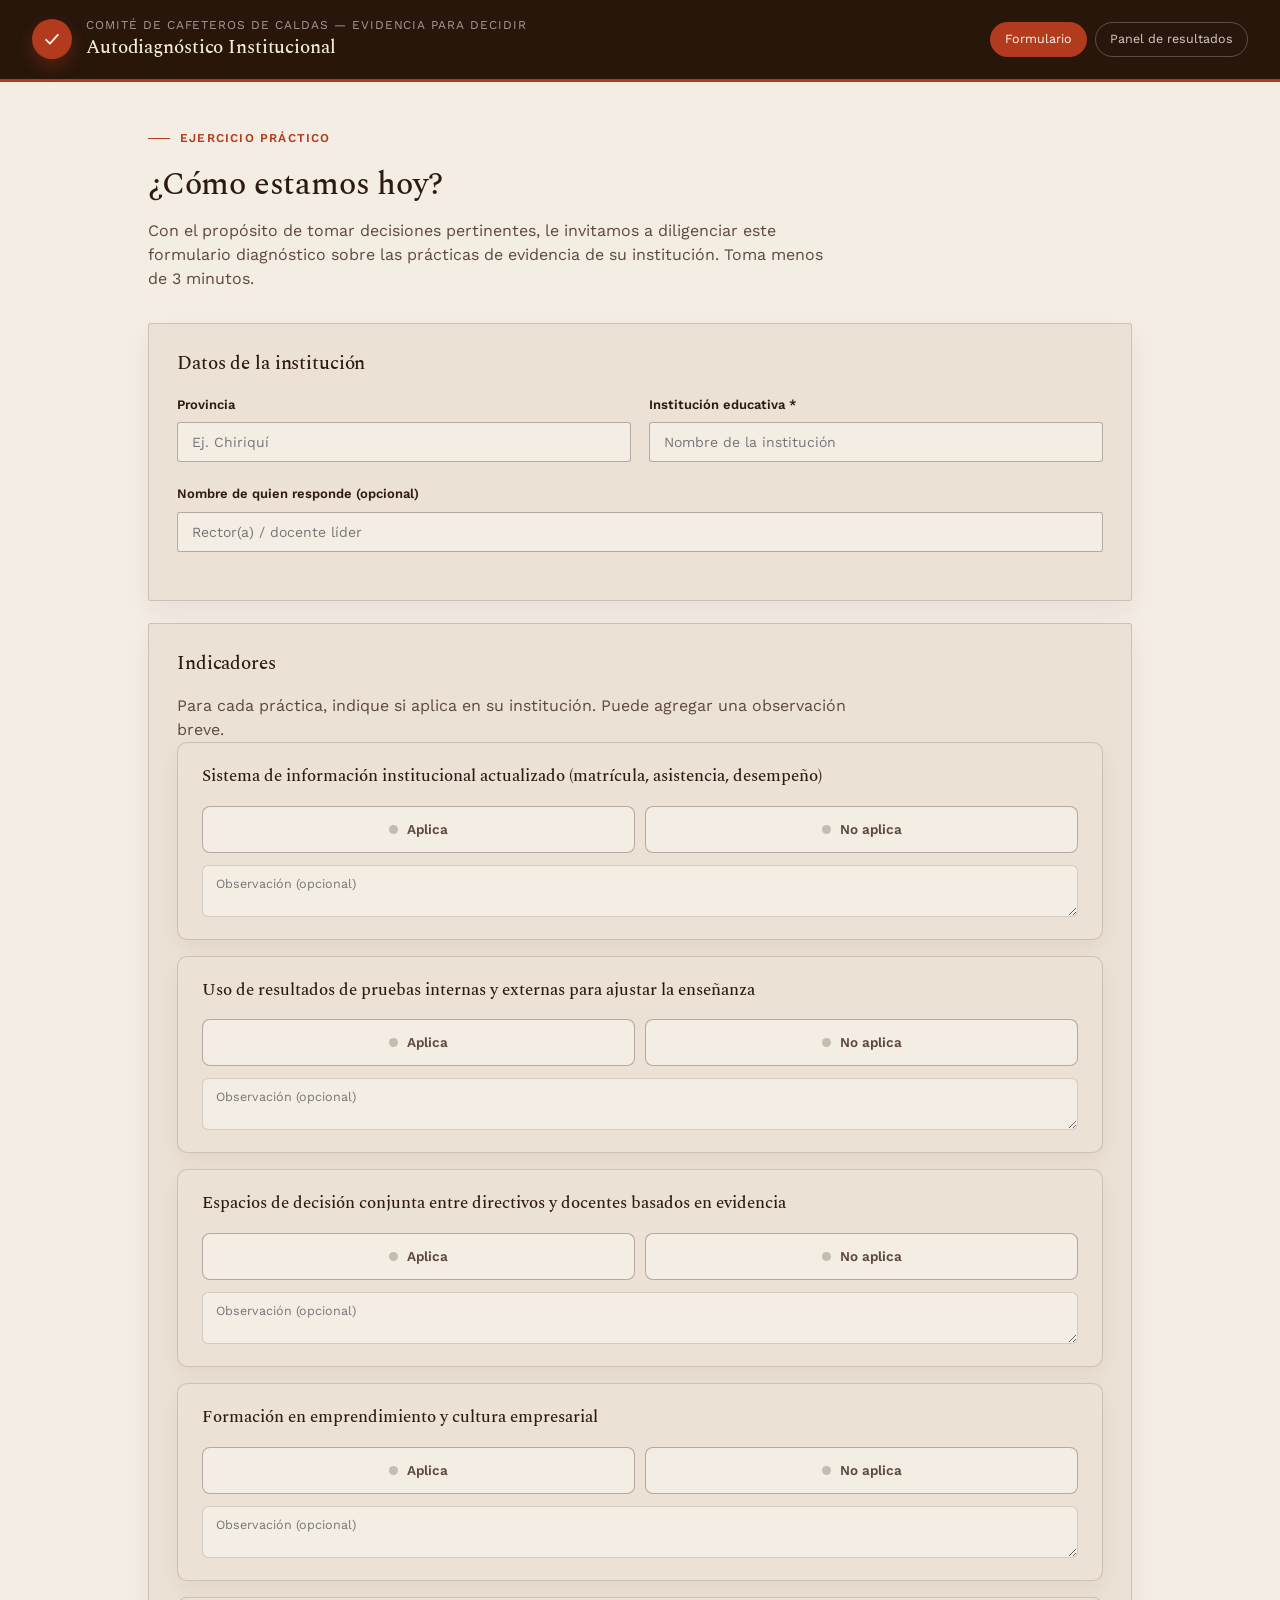
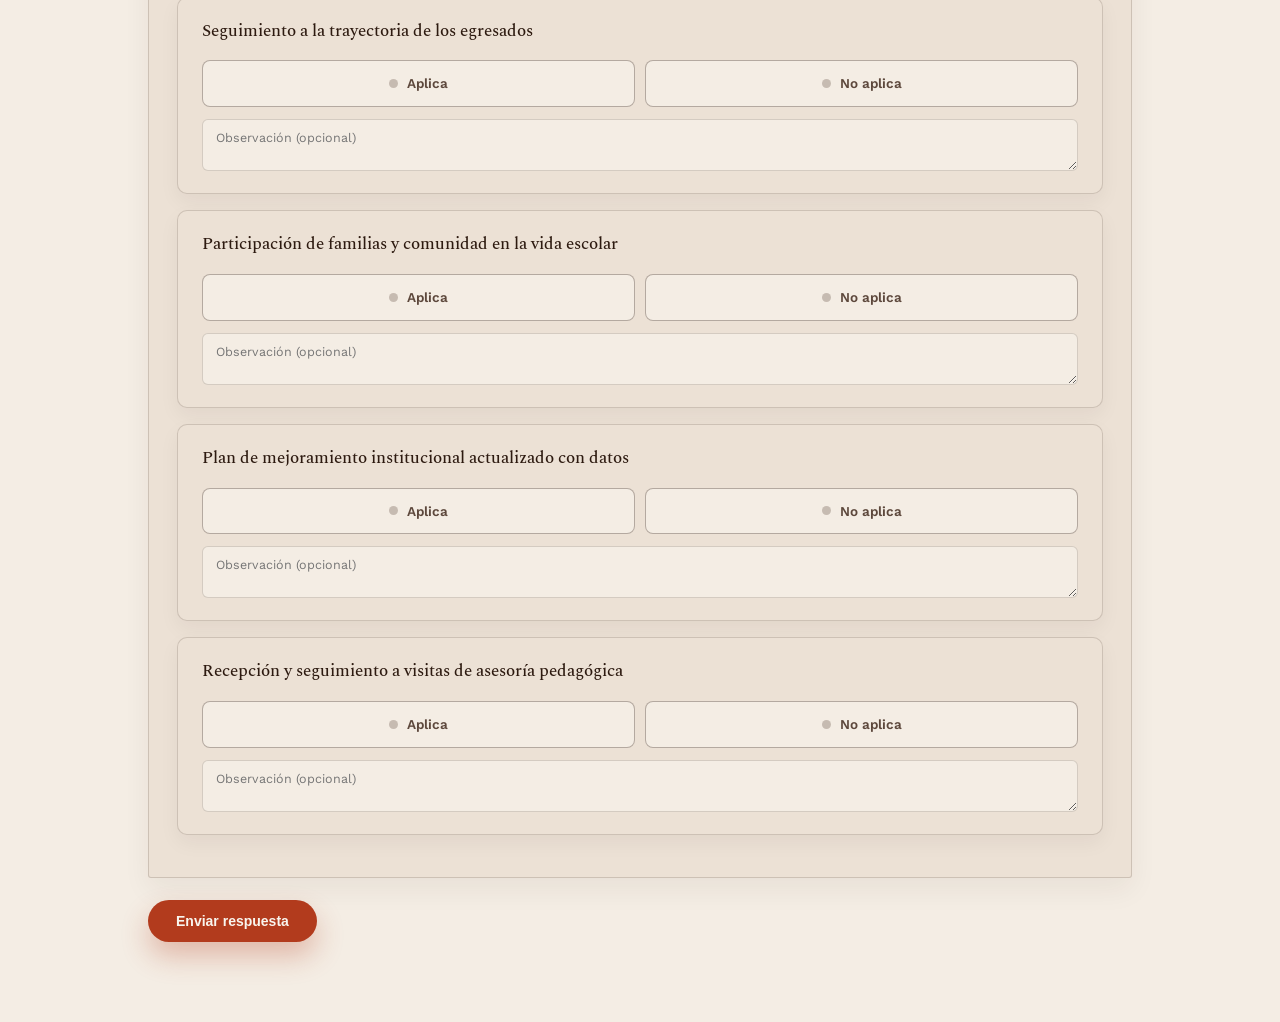
<file: panama/herramientas/diagnostico/index.html>
<!DOCTYPE html>
<html lang="es">
<head>
<meta charset="UTF-8">
<meta name="viewport" content="width=device-width, initial-scale=1.0">
<title>Autodiagnóstico Institucional — Panamá</title>
<link rel="preconnect" href="https://fonts.googleapis.com">
<link rel="preconnect" href="https://fonts.gstatic.com" crossorigin>
<link href="https://fonts.googleapis.com/css2?family=Spectral:ital,wght@0,400;0,500;0,600;1,400&family=Work+Sans:wght@400;500;600;700&display=swap" rel="stylesheet">
<link rel="stylesheet" href="../shared/styles.css?v=6">
<link rel="icon" href="data:image/svg+xml,%3Csvg xmlns='http://www.w3.org/2000/svg' viewBox='0 0 32 32'%3E%3Ccircle cx='16' cy='16' r='16' fill='oklch(52%25 0.16 35)'/%3E%3Cpath d='M10 16.5l4 4L22 11' fill='none' stroke='white' stroke-width='2.6' stroke-linecap='round' stroke-linejoin='round'/%3E%3C/svg%3E">
</head>
<body data-tool="diagnostico">

<div class="topbar">
  <div class="topbar-head">
    <div class="tool-mark" aria-hidden="true">
      <svg viewBox="0 0 24 24" fill="none" stroke="currentColor" stroke-width="2.2" stroke-linecap="round" stroke-linejoin="round"><path d="M5 13l4.5 4.5L19 7"/></svg>
    </div>
    <div>
      <div class="brand">Comité de Cafeteros de Caldas — Evidencia para decidir</div>
      <h1>Autodiagnóstico Institucional</h1>
    </div>
  </div>
  <nav>
    <a href="index.html" class="is-active">Formulario</a>
    <a href="dashboard.html">Panel de resultados</a>
  </nav>
</div>

<div class="page">
  <div class="page-head">
    <div class="kicker">Ejercicio práctico</div>
    <h2>¿Cómo estamos hoy?</h2>
    <p class="page-lede">Con el propósito de tomar decisiones pertinentes, le invitamos a diligenciar este formulario diagnóstico sobre las prácticas de evidencia de su institución. Toma menos de 3 minutos.</p>
  </div>

  <div id="alertBox"></div>

  <form id="formDiagnostico">
    <div class="card">
      <h3>Datos de la institución</h3>
      <div class="field-row">
        <div class="field">
          <label for="provincia">Provincia</label>
          <input type="text" id="provincia" placeholder="Ej. Chiriquí">
        </div>
        <div class="field">
          <label for="institucion">Institución educativa *</label>
          <input type="text" id="institucion" required placeholder="Nombre de la institución">
        </div>
      </div>
      <div class="field">
        <label for="nombre">Nombre de quien responde (opcional)</label>
        <input type="text" id="nombre" placeholder="Rector(a) / docente líder">
      </div>
    </div>

    <div class="card">
      <h3>Indicadores</h3>
      <p class="page-lede" style="margin-bottom:0;">Para cada práctica, indique si aplica en su institución. Puede agregar una observación breve.</p>
      <div id="indicadoresList"></div>
    </div>

    <button type="submit" class="btn" id="btnSubmit">Enviar respuesta</button>
  </form>
</div>

<script src="config.js"></script>
<script src="formulario.js"></script>
</body>
</html>
</file>
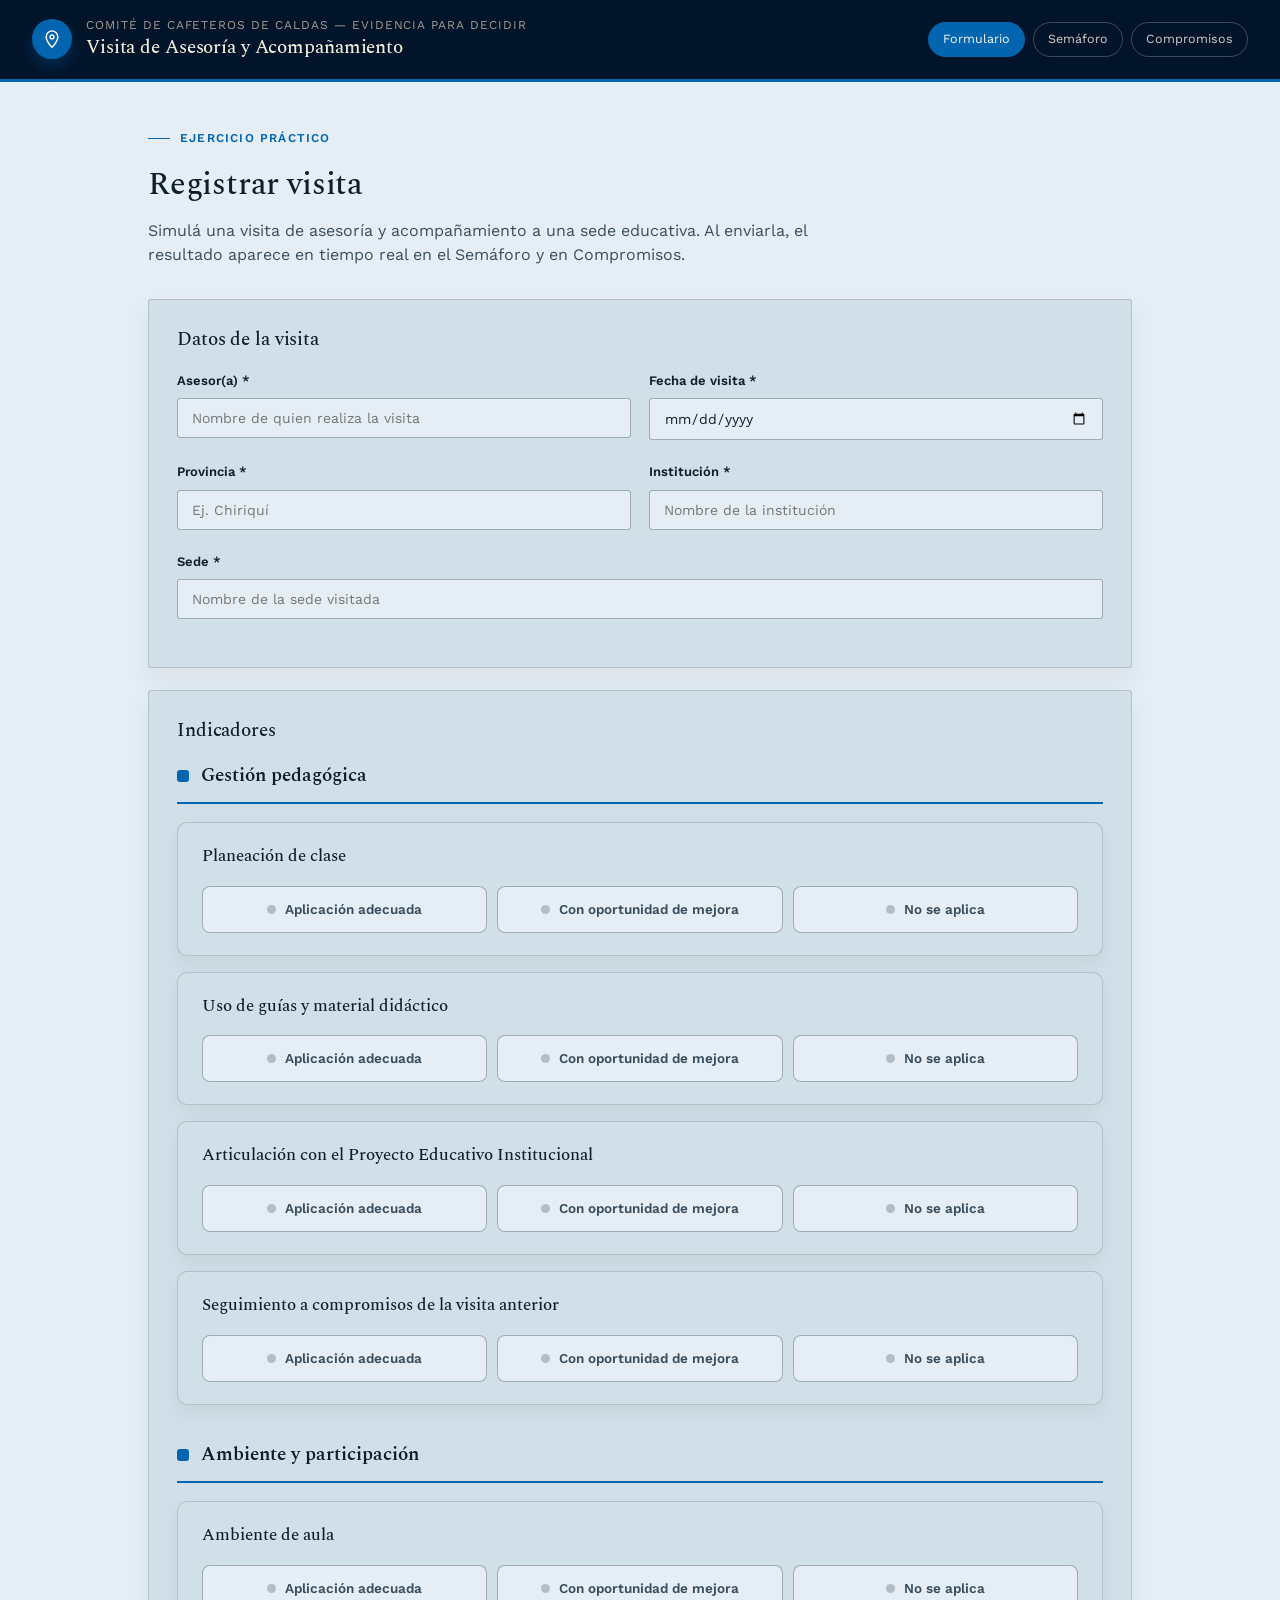
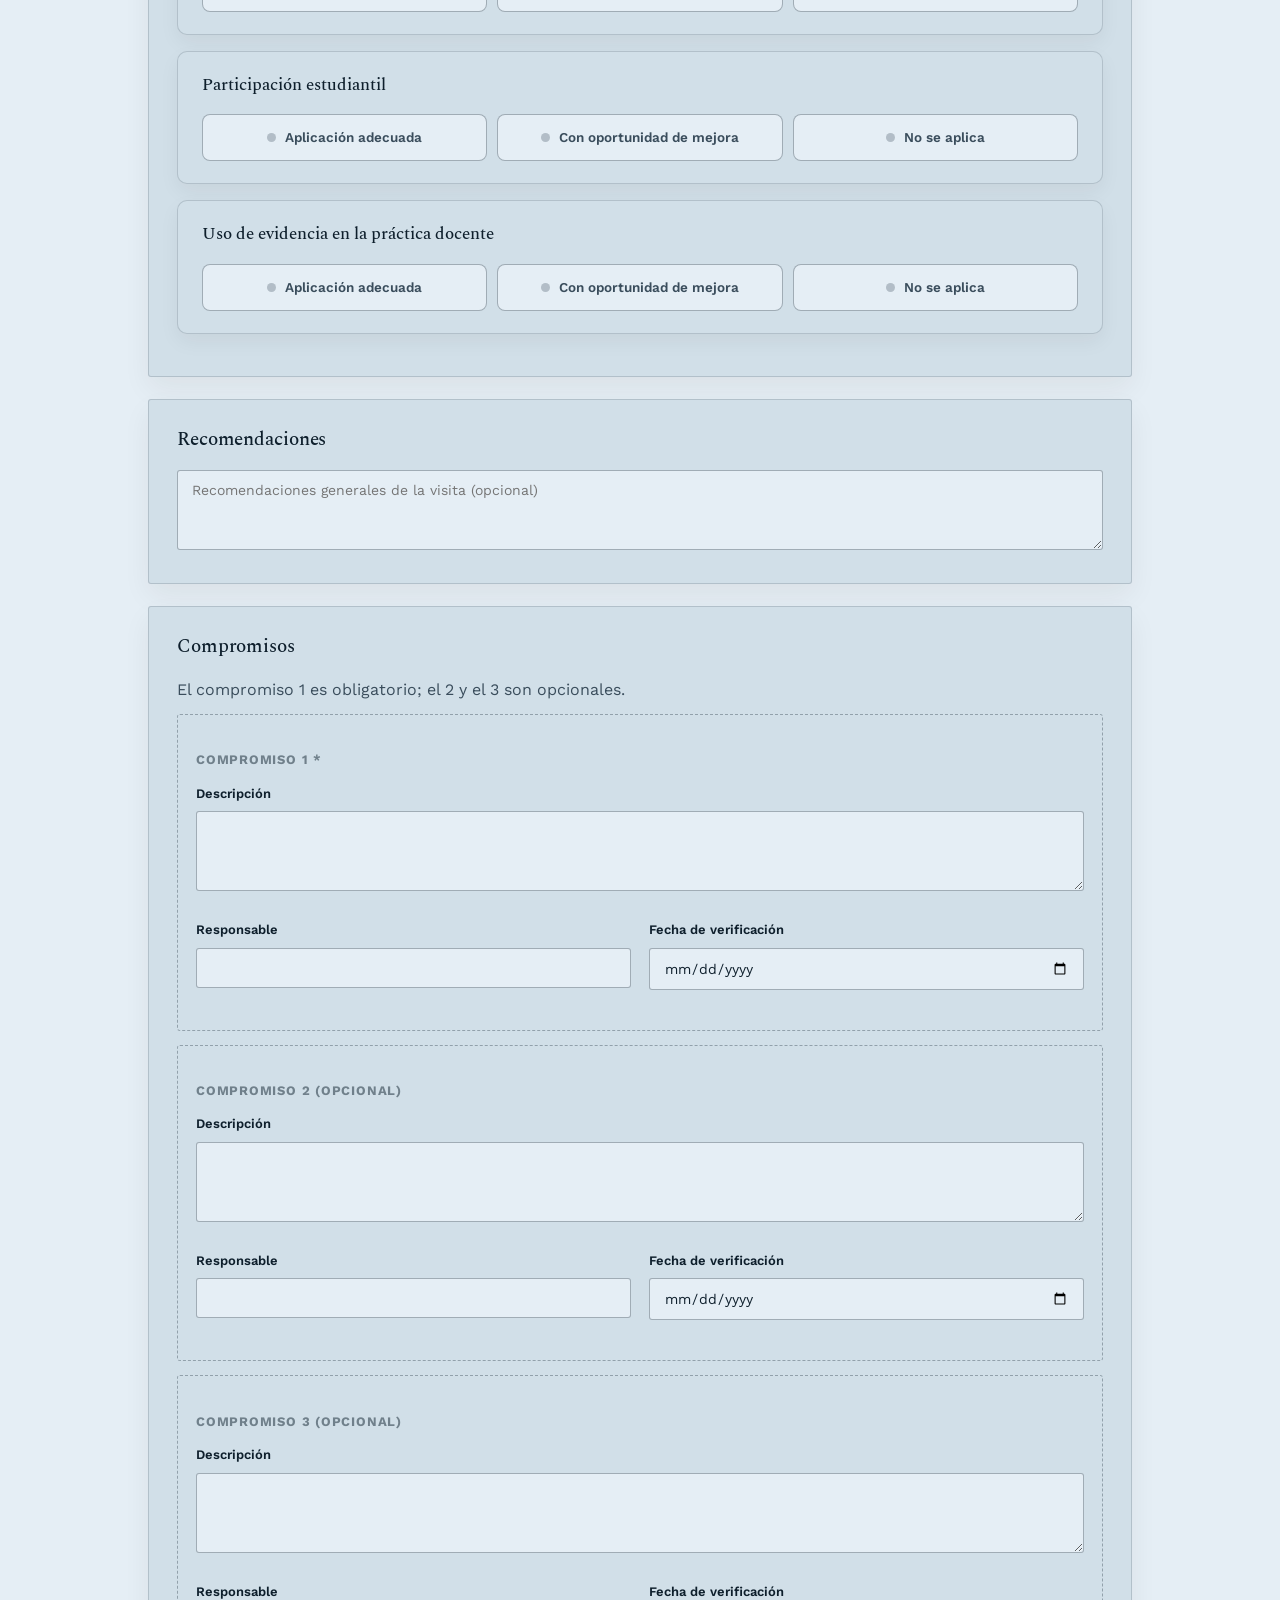
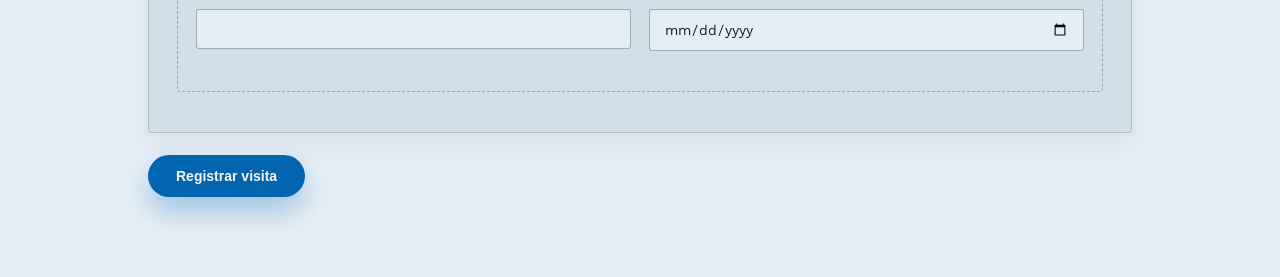
<file: panama/herramientas/visitas/index.html>
<!DOCTYPE html>
<html lang="es">
<head>
<meta charset="UTF-8">
<meta name="viewport" content="width=device-width, initial-scale=1.0">
<title>Visita de Asesoría — Panamá</title>
<link rel="preconnect" href="https://fonts.googleapis.com">
<link rel="preconnect" href="https://fonts.gstatic.com" crossorigin>
<link href="https://fonts.googleapis.com/css2?family=Spectral:ital,wght@0,400;0,500;0,600;1,400&family=Work+Sans:wght@400;500;600;700&display=swap" rel="stylesheet">
<link rel="stylesheet" href="../shared/styles.css?v=6">
<link rel="icon" href="data:image/svg+xml,%3Csvg xmlns='http://www.w3.org/2000/svg' viewBox='0 0 32 32'%3E%3Ccircle cx='16' cy='16' r='16' fill='oklch(50%25 0.14 250)'/%3E%3Cpath d='M16 24.5s6.2-6.3 6.2-10.7A6.2 6.2 0 1 0 9.8 13.8C9.8 18.2 16 24.5 16 24.5Z' fill='white'/%3E%3Ccircle cx='16' cy='13.6' r='2.3' fill='oklch(50%25 0.14 250)'/%3E%3C/svg%3E">
</head>
<body data-tool="visitas">

<div class="topbar">
  <div class="topbar-head">
    <div class="tool-mark" aria-hidden="true">
      <svg viewBox="0 0 24 24" fill="none" stroke="currentColor" stroke-width="1.8" stroke-linecap="round" stroke-linejoin="round"><path d="M12 22s7-7.58 7-12.5A7 7 0 0 0 5 9.5C5 14.42 12 22 12 22Z"/><circle cx="12" cy="9.5" r="2.3"/></svg>
    </div>
    <div>
      <div class="brand">Comité de Cafeteros de Caldas — Evidencia para decidir</div>
      <h1>Visita de Asesoría y Acompañamiento</h1>
    </div>
  </div>
  <nav>
    <a href="index.html" class="is-active">Formulario</a>
    <a href="semaforo.html">Semáforo</a>
    <a href="compromisos.html">Compromisos</a>
  </nav>
</div>

<div class="page">
  <div class="page-head">
    <div class="kicker">Ejercicio práctico</div>
    <h2>Registrar visita</h2>
    <p class="page-lede">Simulá una visita de asesoría y acompañamiento a una sede educativa. Al enviarla, el resultado aparece en tiempo real en el Semáforo y en Compromisos.</p>
  </div>

  <div id="alertBox"></div>

  <form id="formVisita">
    <div class="card">
      <h3>Datos de la visita</h3>
      <div class="field-row">
        <div class="field">
          <label for="asesor">Asesor(a) *</label>
          <input type="text" id="asesor" required placeholder="Nombre de quien realiza la visita">
        </div>
        <div class="field">
          <label for="fechaVisita">Fecha de visita *</label>
          <input type="date" id="fechaVisita" required>
        </div>
      </div>
      <div class="field-row">
        <div class="field">
          <label for="provincia">Provincia *</label>
          <input type="text" id="provincia" required placeholder="Ej. Chiriquí">
        </div>
        <div class="field">
          <label for="institucion">Institución *</label>
          <input type="text" id="institucion" required placeholder="Nombre de la institución">
        </div>
      </div>
      <div class="field">
        <label for="sede">Sede *</label>
        <input type="text" id="sede" required placeholder="Nombre de la sede visitada">
      </div>
    </div>

    <div class="card">
      <h3>Indicadores</h3>
      <div id="indicadoresList"></div>
    </div>

    <div class="card">
      <h3>Recomendaciones</h3>
      <div class="field" style="margin-bottom:0;">
        <textarea id="recomendaciones" rows="3" placeholder="Recomendaciones generales de la visita (opcional)"></textarea>
      </div>
    </div>

    <div class="card">
      <h3>Compromisos</h3>
      <p class="page-lede">El compromiso 1 es obligatorio; el 2 y el 3 son opcionales.</p>

      <div class="compromiso-block">
        <h4>Compromiso 1 *</h4>
        <div class="field"><label>Descripción</label><textarea id="c1desc" rows="2"></textarea></div>
        <div class="field-row">
          <div class="field"><label>Responsable</label><input type="text" id="c1resp"></div>
          <div class="field"><label>Fecha de verificación</label><input type="date" id="c1fecha"></div>
        </div>
      </div>

      <div class="compromiso-block">
        <h4>Compromiso 2 (opcional)</h4>
        <div class="field"><label>Descripción</label><textarea id="c2desc" rows="2"></textarea></div>
        <div class="field-row">
          <div class="field"><label>Responsable</label><input type="text" id="c2resp"></div>
          <div class="field"><label>Fecha de verificación</label><input type="date" id="c2fecha"></div>
        </div>
      </div>

      <div class="compromiso-block">
        <h4>Compromiso 3 (opcional)</h4>
        <div class="field"><label>Descripción</label><textarea id="c3desc" rows="2"></textarea></div>
        <div class="field-row">
          <div class="field"><label>Responsable</label><input type="text" id="c3resp"></div>
          <div class="field"><label>Fecha de verificación</label><input type="date" id="c3fecha"></div>
        </div>
      </div>
    </div>

    <button type="submit" class="btn" id="btnSubmit">Registrar visita</button>
  </form>
</div>

<script src="config.js"></script>
<script src="formulario.js"></script>
</body>
</html>
</file>
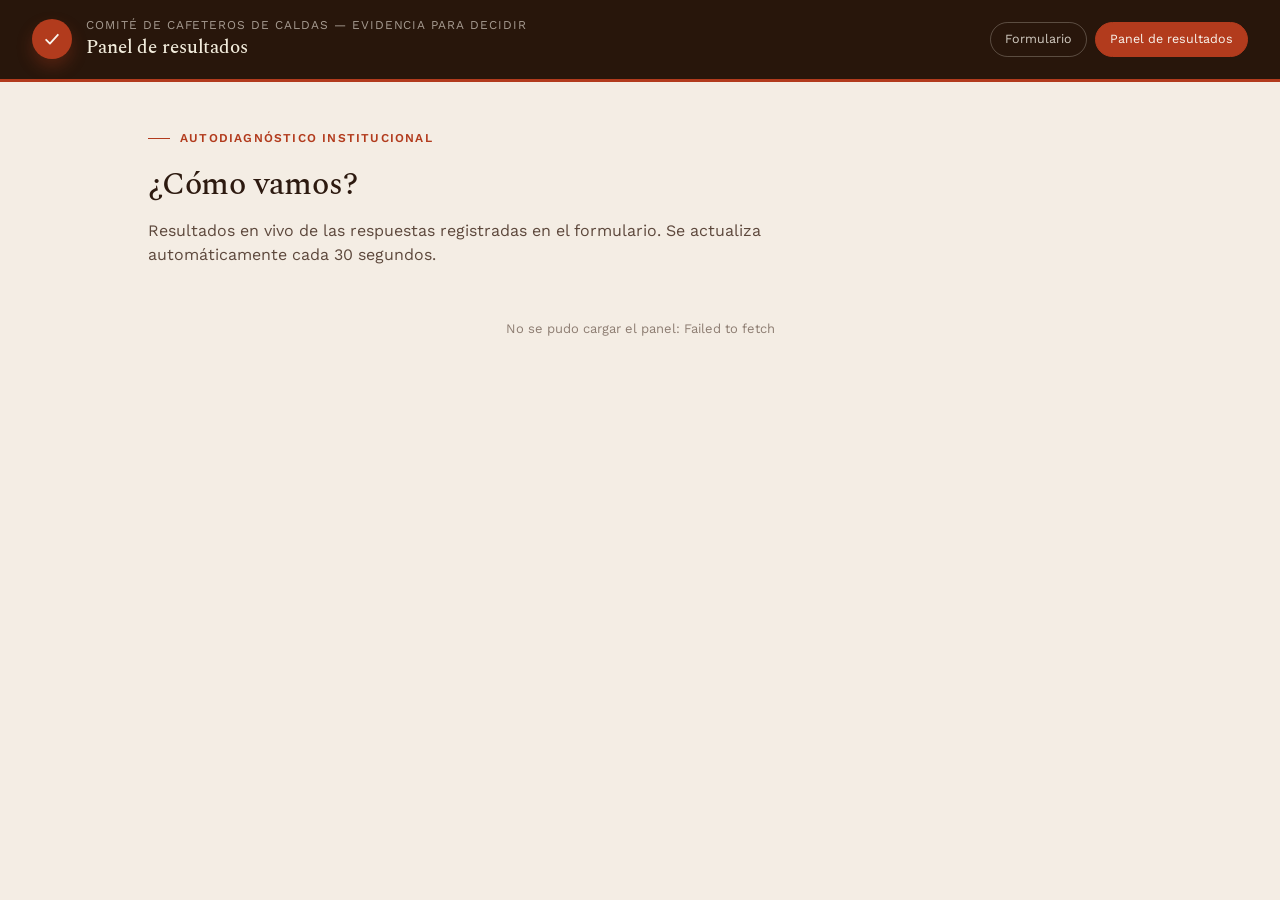
<file: panama/herramientas/diagnostico/dashboard.html>
<!DOCTYPE html>
<html lang="es">
<head>
<meta charset="UTF-8">
<meta name="viewport" content="width=device-width, initial-scale=1.0">
<title>Panel — Autodiagnóstico Institucional</title>
<link rel="preconnect" href="https://fonts.googleapis.com">
<link rel="preconnect" href="https://fonts.gstatic.com" crossorigin>
<link href="https://fonts.googleapis.com/css2?family=Spectral:ital,wght@0,400;0,500;0,600;1,400&family=Work+Sans:wght@400;500;600;700&display=swap" rel="stylesheet">
<link rel="stylesheet" href="../shared/styles.css?v=6">
<link rel="icon" href="data:image/svg+xml,%3Csvg xmlns='http://www.w3.org/2000/svg' viewBox='0 0 32 32'%3E%3Ccircle cx='16' cy='16' r='16' fill='oklch(52%25 0.16 35)'/%3E%3Cpath d='M10 16.5l4 4L22 11' fill='none' stroke='white' stroke-width='2.6' stroke-linecap='round' stroke-linejoin='round'/%3E%3C/svg%3E">
</head>
<body data-tool="diagnostico">

<div class="topbar">
  <div class="topbar-head">
    <div class="tool-mark" aria-hidden="true">
      <svg viewBox="0 0 24 24" fill="none" stroke="currentColor" stroke-width="2.2" stroke-linecap="round" stroke-linejoin="round"><path d="M5 13l4.5 4.5L19 7"/></svg>
    </div>
    <div>
      <div class="brand">Comité de Cafeteros de Caldas — Evidencia para decidir</div>
      <h1>Panel de resultados</h1>
    </div>
  </div>
  <nav>
    <a href="index.html">Formulario</a>
    <a href="dashboard.html" class="is-active">Panel de resultados</a>
  </nav>
</div>

<div class="page">
  <div class="page-head">
    <div class="kicker">Autodiagnóstico institucional</div>
    <h2>¿Cómo vamos?</h2>
    <p class="page-lede">Resultados en vivo de las respuestas registradas en el formulario. Se actualiza automáticamente cada 30 segundos.</p>
  </div>

  <div id="loader" class="loader">Cargando resultados…</div>

  <div id="content" style="display:none;">
    <div class="kpi-grid" id="kpiGrid"></div>

    <div class="card">
      <div class="card-head">
        <h3>Distribución del semáforo</h3>
        <span class="live-tag" id="liveTag"><span class="live-dot"></span>Actualizado justo ahora</span>
      </div>
      <div class="segbar" id="segBar"></div>
      <div class="segbar-legend" id="segLegend"></div>
    </div>

    <div class="card">
      <h3>Fortalezas y oportunidades de mejora</h3>
      <div class="highlight-grid">
        <div class="highlight-col is-good">
          <h4><span class="dot"></span>Más consolidadas</h4>
          <div id="highlightGood"></div>
        </div>
        <div class="highlight-col is-bad">
          <h4><span class="dot"></span>Con mayor oportunidad</h4>
          <div id="highlightBad"></div>
        </div>
      </div>
    </div>

    <div class="card">
      <h3>Resumen por indicador</h3>
      <div id="indicatorBars"></div>
    </div>

    <div class="card">
      <h3>Respuestas por provincia</h3>
      <div class="province-list" id="provinceList"></div>
    </div>

    <div class="card">
      <h3>Instituciones</h3>
      <div class="filters">
        <select id="filterProvincia"><option value="">Todas las provincias</option></select>
        <select id="filterSemaforo">
          <option value="">Todos los semáforos</option>
          <option value="Verde">Verde</option>
          <option value="Amarillo">Amarillo</option>
          <option value="Rojo">Rojo</option>
        </select>
        <input type="text" id="filterBusqueda" placeholder="Buscar institución...">
      </div>
      <div class="table-scroll">
        <table class="data-table">
          <thead><tr><th>Provincia</th><th>Institución</th><th>Responsable</th><th>Semáforo</th><th>% aplicado</th><th>Fecha</th></tr></thead>
          <tbody id="entityTableBody"></tbody>
        </table>
      </div>
    </div>
  </div>
</div>

<div class="modal-overlay" id="modalOverlay">
  <div class="modal-panel">
    <div class="modal-close" id="modalClose">✕</div>
    <div id="modalBody"></div>
  </div>
</div>

<script src="config.js"></script>
<script src="dashboard.js"></script>
</body>
</html>
</file>
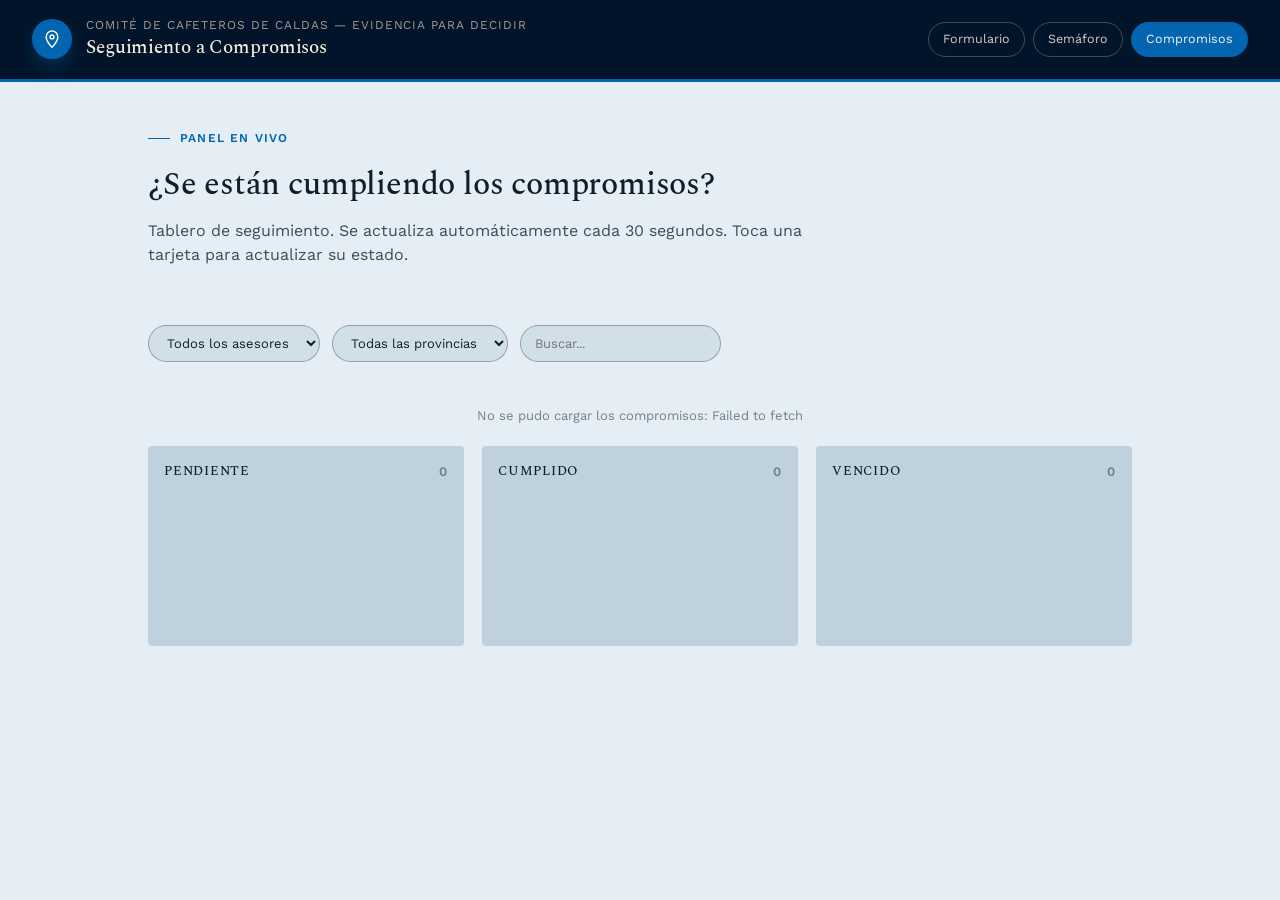
<file: panama/herramientas/visitas/compromisos.html>
<!DOCTYPE html>
<html lang="es">
<head>
<meta charset="UTF-8">
<meta name="viewport" content="width=device-width, initial-scale=1.0">
<title>Compromisos — Visitas de Asesoría</title>
<link rel="preconnect" href="https://fonts.googleapis.com">
<link rel="preconnect" href="https://fonts.gstatic.com" crossorigin>
<link href="https://fonts.googleapis.com/css2?family=Spectral:ital,wght@0,500,600&family=Work+Sans:wght@400;500;600;700&display=swap" rel="stylesheet">
<link rel="stylesheet" href="../shared/styles.css?v=6">
<link rel="icon" href="data:image/svg+xml,%3Csvg xmlns='http://www.w3.org/2000/svg' viewBox='0 0 32 32'%3E%3Ccircle cx='16' cy='16' r='16' fill='oklch(50%25 0.14 250)'/%3E%3Cpath d='M16 24.5s6.2-6.3 6.2-10.7A6.2 6.2 0 1 0 9.8 13.8C9.8 18.2 16 24.5 16 24.5Z' fill='white'/%3E%3Ccircle cx='16' cy='13.6' r='2.3' fill='oklch(50%25 0.14 250)'/%3E%3C/svg%3E">
</head>
<body data-tool="visitas">

<div class="topbar">
  <div class="topbar-head">
    <div class="tool-mark" aria-hidden="true">
      <svg viewBox="0 0 24 24" fill="none" stroke="currentColor" stroke-width="1.8" stroke-linecap="round" stroke-linejoin="round"><path d="M12 22s7-7.58 7-12.5A7 7 0 0 0 5 9.5C5 14.42 12 22 12 22Z"/><circle cx="12" cy="9.5" r="2.3"/></svg>
    </div>
    <div>
      <div class="brand">Comité de Cafeteros de Caldas — Evidencia para decidir</div>
      <h1>Seguimiento a Compromisos</h1>
    </div>
  </div>
  <nav>
    <a href="index.html">Formulario</a>
    <a href="semaforo.html">Semáforo</a>
    <a href="compromisos.html" class="is-active">Compromisos</a>
  </nav>
</div>

<div class="page">
  <div class="page-head">
    <div class="kicker">Panel en vivo</div>
    <h2>¿Se están cumpliendo los compromisos?</h2>
    <p class="page-lede">Tablero de seguimiento. Se actualiza automáticamente cada 30 segundos. Toca una tarjeta para actualizar su estado.</p>
  </div>

  <div class="kpi-grid" id="kpiGrid"></div>
  <div id="alertsBox"></div>

  <div class="filters">
    <select id="filterAsesor"><option value="">Todos los asesores</option></select>
    <select id="filterProvincia"><option value="">Todas las provincias</option></select>
    <input type="text" id="filterBusqueda" placeholder="Buscar...">
  </div>

  <div id="loader" class="loader">Cargando…</div>

  <div class="kanban" id="kanban">
    <div class="kanban-col">
      <h3>Pendiente <span class="count" id="countPendiente">0</span></h3>
      <div id="colPendiente"></div>
    </div>
    <div class="kanban-col">
      <h3>Cumplido <span class="count" id="countCumplido">0</span></h3>
      <div id="colCumplido"></div>
    </div>
    <div class="kanban-col">
      <h3>Vencido <span class="count" id="countVencido">0</span></h3>
      <div id="colVencido"></div>
    </div>
  </div>
</div>

<div class="modal-overlay" id="modalOverlay">
  <div class="modal-panel">
    <div class="modal-close" id="modalClose">✕</div>
    <div id="modalBody"></div>
  </div>
</div>

<script src="config.js"></script>
<script src="compromisos.js"></script>
</body>
</html>
</file>
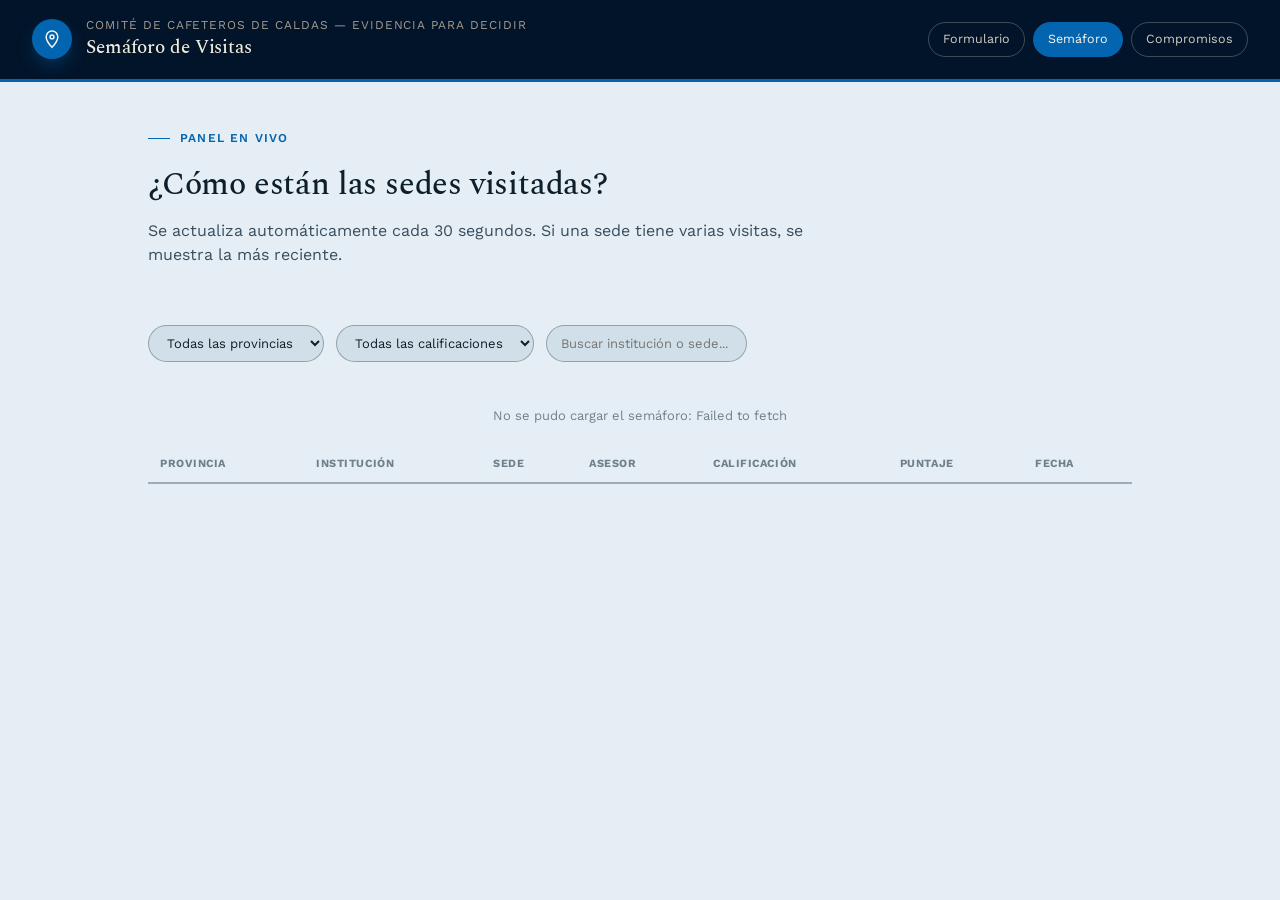
<file: panama/herramientas/visitas/semaforo.html>
<!DOCTYPE html>
<html lang="es">
<head>
<meta charset="UTF-8">
<meta name="viewport" content="width=device-width, initial-scale=1.0">
<title>Semáforo — Visitas de Asesoría</title>
<link rel="preconnect" href="https://fonts.googleapis.com">
<link rel="preconnect" href="https://fonts.gstatic.com" crossorigin>
<link href="https://fonts.googleapis.com/css2?family=Spectral:ital,wght@0,500,600&family=Work+Sans:wght@400;500;600;700&display=swap" rel="stylesheet">
<link rel="stylesheet" href="../shared/styles.css?v=6">
<link rel="icon" href="data:image/svg+xml,%3Csvg xmlns='http://www.w3.org/2000/svg' viewBox='0 0 32 32'%3E%3Ccircle cx='16' cy='16' r='16' fill='oklch(50%25 0.14 250)'/%3E%3Cpath d='M16 24.5s6.2-6.3 6.2-10.7A6.2 6.2 0 1 0 9.8 13.8C9.8 18.2 16 24.5 16 24.5Z' fill='white'/%3E%3Ccircle cx='16' cy='13.6' r='2.3' fill='oklch(50%25 0.14 250)'/%3E%3C/svg%3E">
</head>
<body data-tool="visitas">

<div class="topbar">
  <div class="topbar-head">
    <div class="tool-mark" aria-hidden="true">
      <svg viewBox="0 0 24 24" fill="none" stroke="currentColor" stroke-width="1.8" stroke-linecap="round" stroke-linejoin="round"><path d="M12 22s7-7.58 7-12.5A7 7 0 0 0 5 9.5C5 14.42 12 22 12 22Z"/><circle cx="12" cy="9.5" r="2.3"/></svg>
    </div>
    <div>
      <div class="brand">Comité de Cafeteros de Caldas — Evidencia para decidir</div>
      <h1>Semáforo de Visitas</h1>
    </div>
  </div>
  <nav>
    <a href="index.html">Formulario</a>
    <a href="semaforo.html" class="is-active">Semáforo</a>
    <a href="compromisos.html">Compromisos</a>
  </nav>
</div>

<div class="page">
  <div class="page-head">
    <div class="kicker">Panel en vivo</div>
    <h2>¿Cómo están las sedes visitadas?</h2>
    <p class="page-lede">Se actualiza automáticamente cada 30 segundos. Si una sede tiene varias visitas, se muestra la más reciente.</p>
  </div>

  <div class="kpi-grid" id="kpiGrid"></div>

  <div class="filters">
    <select id="filterProvincia"><option value="">Todas las provincias</option></select>
    <select id="filterCalificacion">
      <option value="">Todas las calificaciones</option>
      <option value="VERDE">Verde</option>
      <option value="AMARILLO">Amarillo</option>
      <option value="ROJO">Rojo</option>
    </select>
    <input type="text" id="filterBusqueda" placeholder="Buscar institución o sede...">
  </div>

  <div id="loader" class="loader">Cargando…</div>
  <div class="table-scroll">
    <table class="data-table">
      <thead><tr><th>Provincia</th><th>Institución</th><th>Sede</th><th>Asesor</th><th>Calificación</th><th>Puntaje</th><th>Fecha</th></tr></thead>
      <tbody id="entityTableBody"></tbody>
    </table>
  </div>
</div>

<div class="modal-overlay" id="modalOverlay">
  <div class="modal-panel">
    <div class="modal-close" id="modalClose">✕</div>
    <div id="modalBody"></div>
  </div>
</div>

<script src="config.js"></script>
<script src="semaforo.js"></script>
</body>
</html>
</file>
<file: panama/herramientas/shared/styles.css>
/* ============================================================
   Panamá — Herramientas de evidencia (Diagnóstico / Visitas)
   Paleta y tipografía editorial-café, igual que la presentación.
   ============================================================ */

:root{
  --bg:oklch(95% 0.014 75);
  --bg-card:oklch(91.5% 0.02 70);
  --bg-card-2:oklch(88% 0.024 66);
  --ink:oklch(24% 0.035 50);
  --ink-soft:oklch(42% 0.035 50);
  --ink-faint:oklch(60% 0.025 55);
  --accent:oklch(52% 0.16 35);
  --accent-2:oklch(52% 0.16 35 / 0.14);
  --accent-shadow-1:oklch(52% 0.16 35 / 0.3);
  --accent-shadow-2:oklch(52% 0.16 35 / 0.4);
  --gold:oklch(63% 0.13 70);
  --green:oklch(52% 0.12 145);
  --green-2:oklch(52% 0.12 145 / 0.14);
  --line:oklch(24% 0.035 50 / 0.16);
  --line-strong:oklch(24% 0.035 50 / 0.32);
  --ink-dark:oklch(22% 0.035 50);
  --cream-solid:#F2ECDC;
}

*{box-sizing:border-box;}
html,body{margin:0;padding:0;}
body{
  min-height:100vh;background:var(--bg);
  font-family:'Work Sans',sans-serif;color:var(--ink);
  -webkit-font-smoothing:antialiased;line-height:1.5;
}
h1,h2,h3,.display{font-family:'Spectral',serif;font-weight:500;margin:0;letter-spacing:-0.006em;}
a{color:var(--accent);}
p{margin:0 0 12px;}

/* ---------- identidad por herramienta ----------
   Cada herramienta tiene su propia paleta completa (fondo, tarjetas, tinta,
   barra superior y acento), no solo un color de detalle, para que se
   distingan de inmediato aunque compartan tipografía y estructura. */
body[data-tool="diagnostico"]{
  /* cálida — papel crema y terracota, la misma familia que la presentación */
  --bg:oklch(95% 0.014 75);
  --bg-card:oklch(91.5% 0.02 70);
  --bg-card-2:oklch(88% 0.024 66);
  --ink:oklch(24% 0.035 50);
  --ink-soft:oklch(42% 0.035 50);
  --ink-faint:oklch(60% 0.025 55);
  --line:oklch(24% 0.035 50 / 0.16);
  --line-strong:oklch(24% 0.035 50 / 0.32);
  --ink-dark:oklch(22% 0.035 50);
  --accent:oklch(52% 0.16 35);
  --accent-2:oklch(52% 0.16 35 / 0.14);
  --accent-shadow-1:oklch(52% 0.16 35 / 0.3);
  --accent-shadow-2:oklch(52% 0.16 35 / 0.4);
}
body[data-tool="visitas"]{
  /* fría — papel pizarra y azul petróleo, identidad propia de campo */
  --bg:oklch(94.5% 0.013 240);
  --bg-card:oklch(89.5% 0.02 238);
  --bg-card-2:oklch(85% 0.026 236);
  --ink:oklch(23% 0.035 245);
  --ink-soft:oklch(41% 0.035 245);
  --ink-faint:oklch(59% 0.025 240);
  --line:oklch(23% 0.035 245 / 0.16);
  --line-strong:oklch(23% 0.035 245 / 0.32);
  --ink-dark:oklch(19% 0.05 252);
  --accent:oklch(50% 0.14 250);
  --accent-2:oklch(50% 0.14 250 / 0.14);
  --accent-shadow-1:oklch(50% 0.14 250 / 0.3);
  --accent-shadow-2:oklch(50% 0.14 250 / 0.4);
}

/* ---------- top bar ---------- */
.topbar{
  position:sticky;top:0;z-index:30;background:var(--ink-dark);color:var(--cream-solid);
  padding:16px 32px;display:flex;align-items:center;justify-content:space-between;gap:16px;flex-wrap:wrap;
  border-bottom:3px solid var(--accent);
}
.topbar-head{display:flex;align-items:center;gap:14px;}
.tool-mark{
  flex:0 0 auto;width:40px;height:40px;border-radius:50%;background:var(--accent);
  display:flex;align-items:center;justify-content:center;color:oklch(97% 0.01 80);
  box-shadow:0 8px 16px var(--accent-shadow-1);
}
.tool-mark svg{width:20px;height:20px;}
.topbar .brand{font-size:12px;letter-spacing:0.08em;text-transform:uppercase;color:oklch(70% 0.02 65);}
.topbar h1{font-size:19px;color:var(--cream-solid);font-weight:500;}
.topbar nav{display:flex;gap:8px;flex-wrap:wrap;}
.topbar nav a{
  font-size:12.5px;color:oklch(85% 0.015 75);text-decoration:none;
  padding:7px 14px;border-radius:999px;border:1px solid oklch(95% 0.014 75 / 0.25);
  transition:background .2s ease,color .2s ease;
}
.topbar nav a:hover,.topbar nav a.is-active{background:var(--accent);border-color:var(--accent);color:oklch(97% 0.01 80);}

/* ---------- layout ---------- */
.page{max-width:1040px;margin:0 auto;padding:40px 28px 80px;}
.page-head{margin-bottom:32px;}
.kicker{
  display:inline-flex;align-items:center;gap:10px;margin-bottom:14px;
  font-size:12px;letter-spacing:0.1em;text-transform:uppercase;color:var(--accent);font-weight:600;
}
.kicker::before{content:"";width:22px;height:1px;background:var(--accent);}
.page-head h2{font-size:32px;margin-bottom:10px;}
.page-lede{font-size:16px;color:var(--ink-soft);max-width:680px;}

/* ---------- cards ---------- */
.card{
  background:var(--bg-card);border:1px solid var(--line);border-radius:3px;
  padding:26px 28px;margin-bottom:22px;box-shadow:0 12px 28px oklch(24% 0.035 50 / 0.06);
}
.card h3{font-size:19px;margin-bottom:16px;}

/* ---------- form elements ---------- */
.field{margin-bottom:22px;}
.field label{display:block;font-size:13px;font-weight:600;color:var(--ink);margin-bottom:8px;}
.field .hint{font-size:12px;color:var(--ink-faint);margin-top:6px;}
.field input[type="text"],
.field input[type="date"],
.field select,
.field textarea{
  width:100%;padding:11px 14px;border:1px solid var(--line-strong);border-radius:3px;
  background:var(--bg);color:var(--ink);font-family:'Work Sans',sans-serif;font-size:14px;
}
.field textarea{min-height:80px;resize:vertical;}
.field input:focus,.field select:focus,.field textarea:focus{outline:2px solid var(--accent);outline-offset:1px;}

.field-row{display:grid;grid-template-columns:1fr 1fr;gap:18px;}
@media (max-width:640px){.field-row{grid-template-columns:1fr;}}

/* toggle button groups: Aplica/No aplica, Aplicación adecuada/Con oportunidad de mejora/No se aplica */
.toggle-group{display:flex;gap:10px;flex-wrap:wrap;}
.toggle-btn{
  flex:1;min-width:170px;padding:14px 16px;border:1.5px solid var(--line-strong);border-radius:8px;
  background:var(--bg);color:var(--ink-soft);font-family:'Work Sans',sans-serif;font-size:13.5px;font-weight:600;
  cursor:pointer;text-align:center;transition:all .15s ease;
  display:flex;align-items:center;justify-content:center;gap:9px;line-height:1.25;
}
.toggle-btn::before{content:"";width:9px;height:9px;border-radius:50%;background:currentColor;opacity:.3;flex:0 0 auto;transition:opacity .15s ease;}
.toggle-btn:hover{border-color:var(--accent);color:var(--ink);}
.toggle-btn.is-selected{background:var(--accent);border-color:var(--accent);color:oklch(97% 0.01 80);box-shadow:0 10px 20px var(--accent-shadow-1);}
.toggle-btn.is-selected::before{opacity:1;}
.toggle-btn.is-selected.tone-green{background:var(--green);border-color:var(--green);box-shadow:0 10px 20px oklch(52% 0.12 145 / 0.3);}
.toggle-btn.is-selected.tone-amber{background:var(--gold);border-color:var(--gold);color:var(--ink-dark);box-shadow:0 10px 20px oklch(63% 0.13 70 / 0.3);}
.toggle-btn.is-selected.tone-red{background:oklch(52% 0.16 25);border-color:oklch(52% 0.16 25);box-shadow:0 10px 20px oklch(52% 0.16 25 / 0.3);}

.indicator-row{
  background:var(--bg-card);border:1px solid var(--line);border-radius:10px;
  padding:22px 24px;margin-bottom:16px;box-shadow:0 8px 20px oklch(24% 0.035 50 / 0.05);
  transition:box-shadow .2s ease,border-color .2s ease;
}
.indicator-row:hover{border-color:var(--line-strong);box-shadow:0 12px 26px oklch(24% 0.035 50 / 0.08);}
.indicator-name{
  display:block;font-family:'Spectral',serif;font-size:16.5px;font-weight:500;
  color:var(--ink);margin-bottom:16px;
}
.indicator-controls{display:flex;flex-direction:column;gap:12px;width:100%;max-width:none;}
.indicator-obs{
  width:100%;padding:10px 13px;border:1px solid var(--line);border-radius:6px;
  background:var(--bg);font-size:12.5px;font-family:'Work Sans',sans-serif;
}
.section-label{
  display:flex;align-items:center;gap:12px;
  font-family:'Spectral',serif;font-size:19px;font-weight:600;letter-spacing:0;text-transform:none;
  color:var(--ink);margin:36px 0 18px;padding-bottom:12px;border-bottom:2px solid var(--accent);
}
.section-label::before{
  content:"";width:12px;height:12px;border-radius:3px;background:var(--accent);flex:0 0 auto;
}
.section-label:first-child{margin-top:0;}

.btn{
  display:inline-flex;align-items:center;gap:10px;background:var(--accent);color:oklch(97% 0.01 80);
  padding:13px 28px;border:none;border-radius:999px;font-size:14px;font-weight:600;cursor:pointer;
  box-shadow:0 14px 28px var(--accent-shadow-1);transition:transform .2s ease,box-shadow .2s ease;
}
.btn:hover{transform:translateY(-2px);box-shadow:0 18px 34px var(--accent-shadow-2);}
.btn:disabled{opacity:0.5;cursor:default;transform:none;box-shadow:none;}
.btn.btn-ghost{
  background:transparent;color:var(--ink);border:1px solid var(--line-strong);box-shadow:none;
}
.btn.btn-ghost:hover{background:oklch(24% 0.035 50 / 0.05);transform:none;}
.btn.btn-small{padding:8px 18px;font-size:12.5px;}

.compromiso-block{
  border:1px dashed var(--line-strong);border-radius:3px;padding:18px;margin-bottom:14px;
}
.compromiso-block h4{font-size:13px;text-transform:uppercase;letter-spacing:0.06em;color:var(--ink-faint);margin-bottom:14px;}

/* ---------- status / feedback ---------- */
.alert{padding:14px 18px;border-radius:3px;font-size:13.5px;margin-bottom:18px;}
.alert-error{background:oklch(52% 0.16 25 / 0.12);color:oklch(38% 0.16 25);border:1px solid oklch(52% 0.16 25 / 0.3);}
.alert-success{background:var(--green-2);color:oklch(32% 0.1 145);border:1px solid oklch(52% 0.12 145 / 0.35);}
.loader{font-size:13px;color:var(--ink-faint);padding:20px 0;text-align:center;}

/* ---------- KPI row ---------- */
.kpi-grid{display:grid;grid-template-columns:repeat(auto-fit,minmax(180px,1fr));gap:16px;margin-bottom:26px;}
.kpi-card{
  background:var(--bg-card);border:1px solid var(--line);border-radius:10px;padding:22px 22px 20px;
  box-shadow:0 10px 24px oklch(24% 0.035 50 / 0.07);position:relative;overflow:hidden;
  transition:transform .2s ease,box-shadow .2s ease;
}
.kpi-card::before{content:"";position:absolute;left:0;top:0;bottom:0;width:5px;background:var(--accent);}
.kpi-card:hover{transform:translateY(-2px);box-shadow:0 16px 32px oklch(24% 0.035 50 / 0.1);}
.kpi-card .num{font-family:'Spectral',serif;font-size:38px;font-weight:600;color:var(--accent);line-height:1;margin-bottom:8px;}
.kpi-card .label{font-size:12.5px;color:var(--ink-soft);font-weight:500;}

/* tonos: el color de cada KPI corresponde a lo que representa */
.kpi-card.tone-verde{background:var(--green-2);}
.kpi-card.tone-verde::before{background:oklch(48% 0.13 145);}
.kpi-card.tone-verde .num{color:oklch(36% 0.12 145);}
.kpi-card.tone-amarillo{background:oklch(63% 0.13 70 / 0.16);}
.kpi-card.tone-amarillo::before{background:oklch(58% 0.14 70);}
.kpi-card.tone-amarillo .num{color:oklch(38% 0.12 70);}
.kpi-card.tone-rojo{background:oklch(52% 0.16 25 / 0.12);}
.kpi-card.tone-rojo::before{background:oklch(52% 0.16 25);}
.kpi-card.tone-rojo .num{color:oklch(40% 0.16 25);}
.kpi-card.tone-alerta{background:oklch(63% 0.13 70 / 0.16);}
.kpi-card.tone-alerta::before{background:oklch(58% 0.14 70);}
.kpi-card.tone-alerta .num{color:oklch(38% 0.12 70);}

/* ---------- badges (semáforo) ---------- */
.badge{
  display:inline-flex;align-items:center;gap:6px;padding:5px 14px;border-radius:999px;
  font-size:11px;font-weight:700;letter-spacing:0.04em;text-transform:uppercase;
}
.badge::before{content:"";width:7px;height:7px;border-radius:50%;background:currentColor;}
.badge-verde{background:var(--green-2);color:oklch(32% 0.1 145);}
.badge-amarillo{background:oklch(63% 0.13 70 / 0.18);color:oklch(40% 0.1 70);}
.badge-rojo{background:oklch(52% 0.16 25 / 0.14);color:oklch(38% 0.16 25);}
.badge-cumplido{background:var(--green-2);color:oklch(32% 0.1 145);}
.badge-pendiente{background:oklch(52% 0.1 250 / 0.14);color:oklch(38% 0.1 250);}
.badge-vencido{background:oklch(52% 0.16 25 / 0.14);color:oklch(38% 0.16 25);}

/* ---------- distribución (barra segmentada) ---------- */
.segbar{display:flex;height:30px;border-radius:999px;overflow:hidden;background:var(--bg);border:1px solid var(--line);}
.segbar-seg{height:100%;transition:width .5s ease;}
.segbar-seg.tone-verde{background:var(--green);}
.segbar-seg.tone-amarillo{background:var(--gold);}
.segbar-seg.tone-rojo{background:oklch(52% 0.16 25);}
.segbar-legend{display:flex;gap:24px;flex-wrap:wrap;margin-top:16px;}
.segbar-legend-item{display:flex;align-items:center;gap:8px;font-size:12.5px;color:var(--ink-soft);}
.segbar-legend-dot{width:10px;height:10px;border-radius:50%;flex-shrink:0;}
.segbar-legend-dot.tone-verde{background:var(--green);}
.segbar-legend-dot.tone-amarillo{background:var(--gold);}
.segbar-legend-dot.tone-rojo{background:oklch(52% 0.16 25);}
.segbar-legend-item strong{color:var(--ink);font-weight:700;}

/* ---------- indicadores con barra de progreso ---------- */
.bar-row{margin-bottom:18px;}
.bar-row:last-child{margin-bottom:0;}
.bar-row-head{display:flex;align-items:baseline;justify-content:space-between;gap:14px;margin-bottom:8px;}
.bar-row-name{font-size:13.5px;color:var(--ink);font-weight:500;line-height:1.4;}
.bar-row-pct{font-family:'Spectral',serif;font-size:16px;font-weight:600;flex-shrink:0;}
.bar-row-pct.tone-verde{color:oklch(36% 0.12 145);}
.bar-row-pct.tone-amarillo{color:oklch(38% 0.12 70);}
.bar-row-pct.tone-rojo{color:oklch(40% 0.16 25);}
.bar-track{height:10px;border-radius:999px;background:var(--bg);border:1px solid var(--line);overflow:hidden;}
.bar-fill{height:100%;border-radius:999px;transition:width .6s ease;}
.bar-fill.tone-verde{background:var(--green);}
.bar-fill.tone-amarillo{background:var(--gold);}
.bar-fill.tone-rojo{background:oklch(52% 0.16 25);}
.bar-row-meta{font-size:11px;color:var(--ink-faint);margin-top:5px;}

/* ---------- fortalezas / oportunidades de mejora ---------- */
.highlight-grid{display:grid;grid-template-columns:1fr 1fr;gap:24px;}
@media (max-width:720px){.highlight-grid{grid-template-columns:1fr;}}
.highlight-col h4{
  font-size:12px;letter-spacing:0.08em;text-transform:uppercase;margin:0 0 6px;color:var(--ink-soft);
  display:flex;align-items:center;gap:8px;font-weight:600;
}
.highlight-col h4 .dot{width:8px;height:8px;border-radius:50%;flex-shrink:0;}
.highlight-col.is-good h4 .dot{background:var(--green);}
.highlight-col.is-bad h4 .dot{background:oklch(52% 0.16 25);}
.highlight-item{
  display:flex;align-items:center;justify-content:space-between;gap:12px;
  padding:13px 0;border-top:1px solid var(--line);font-size:13px;
}
.highlight-col .highlight-item:last-child{border-bottom:1px solid var(--line);}
.highlight-item .name{color:var(--ink);flex:1;line-height:1.35;}
.highlight-item .pct{font-family:'Spectral',serif;font-weight:600;font-size:16px;flex-shrink:0;}

/* ---------- respuestas por provincia ---------- */
.province-list{display:flex;flex-direction:column;gap:11px;}
.province-row{display:flex;align-items:center;gap:14px;}
.province-name{flex:0 0 140px;font-size:13px;color:var(--ink);font-weight:500;}
.province-track{flex:1;height:9px;border-radius:999px;background:var(--bg);border:1px solid var(--line);overflow:hidden;}
.province-fill{height:100%;border-radius:999px;background:var(--accent);transition:width .5s ease;}
.province-count{flex:0 0 28px;text-align:right;font-family:'Spectral',serif;font-weight:600;font-size:13px;color:var(--ink);}

/* ---------- indicador de panel en vivo ---------- */
.live-tag{display:inline-flex;align-items:center;gap:8px;font-size:12px;color:var(--ink-faint);white-space:nowrap;}
.live-dot{width:7px;height:7px;border-radius:50%;background:var(--green);animation:livePulse 1.8s ease-in-out infinite;flex-shrink:0;}
@keyframes livePulse{0%,100%{opacity:1;}50%{opacity:0.3;}}
.card-head{display:flex;align-items:center;justify-content:space-between;flex-wrap:wrap;gap:10px;margin-bottom:18px;}
.card-head h3{margin:0;}

/* ---------- filter bar ---------- */
.filters{display:flex;gap:12px;flex-wrap:wrap;margin-bottom:24px;}
.filters select,.filters input{
  padding:9px 14px;border:1px solid var(--line-strong);border-radius:999px;
  background:var(--bg-card);font-size:13px;color:var(--ink);font-family:'Work Sans',sans-serif;
}

/* ---------- sede / entity cards grid ---------- */
.entity-grid{display:grid;grid-template-columns:repeat(auto-fill,minmax(260px,1fr));gap:16px;}
.entity-card{
  background:var(--bg-card);border:1px solid var(--line);border-radius:3px;padding:20px;cursor:pointer;
  transition:transform .2s ease,box-shadow .2s ease;box-shadow:0 8px 20px oklch(24% 0.035 50 / 0.05);
}
.entity-card:hover{transform:translateY(-3px);box-shadow:0 16px 30px oklch(24% 0.035 50 / 0.12);}
.entity-card .path{font-size:11px;color:var(--ink-faint);margin-bottom:6px;}
.entity-card .sede{font-family:'Spectral',serif;font-size:18px;font-weight:600;margin-bottom:12px;}
.entity-card .meta{font-size:11.5px;color:var(--ink-soft);}

/* ---------- modal ---------- */
.modal-overlay{
  position:fixed;inset:0;background:oklch(15% 0.02 40 / 0.6);backdrop-filter:blur(2px);
  display:none;align-items:center;justify-content:center;z-index:100;padding:20px;
}
.modal-overlay.is-open{display:flex;}
.modal-panel{
  background:var(--bg);border-radius:4px;max-width:640px;width:100%;max-height:86vh;overflow-y:auto;
  padding:32px;box-shadow:0 50px 100px rgba(0,0,0,.4);position:relative;
}
.modal-close{
  position:absolute;top:16px;right:16px;width:32px;height:32px;border-radius:50%;
  background:var(--bg-card);border:1px solid var(--line);display:flex;align-items:center;justify-content:center;
  cursor:pointer;color:var(--ink);
}

/* ---------- kanban ---------- */
.kanban{display:grid;grid-template-columns:repeat(3,1fr);gap:18px;}
@media (max-width:800px){.kanban{grid-template-columns:1fr;}}
.kanban-col{background:var(--bg-card-2);border-radius:4px;padding:16px;min-height:200px;}
.kanban-col h3{font-size:13px;text-transform:uppercase;letter-spacing:0.06em;margin-bottom:14px;display:flex;align-items:center;justify-content:space-between;}
.kanban-col h3 .count{font-family:'Work Sans',sans-serif;font-weight:600;color:var(--ink-faint);}
.kanban-card{
  background:var(--bg);border:1px solid var(--line);border-radius:3px;padding:14px;margin-bottom:12px;
  cursor:pointer;box-shadow:0 6px 14px oklch(24% 0.035 50 / 0.06);
}
.kanban-card:hover{border-color:var(--accent);}
.kanban-card .desc{font-size:13px;color:var(--ink);margin-bottom:8px;}
.kanban-card .meta{font-size:11px;color:var(--ink-faint);}
.kanban-empty{font-size:12.5px;color:var(--ink-faint);text-align:center;padding:20px 0;}

/* ---------- table ---------- */
.table-scroll{overflow-x:auto;}
table.data-table{width:100%;border-collapse:collapse;font-size:13px;}
table.data-table th{
  text-align:left;font-size:11px;text-transform:uppercase;letter-spacing:0.05em;color:var(--ink-faint);
  padding:10px 12px;border-bottom:2px solid var(--line-strong);white-space:nowrap;
}
table.data-table td{padding:12px;border-bottom:1px solid var(--line);color:var(--ink-soft);}
table.data-table tr:hover td{background:oklch(24% 0.035 50 / 0.03);}
table.data-table tr.is-clickable{cursor:pointer;}
table.data-table tr.is-clickable:hover td{background:var(--accent-2);}
table.data-table td.is-empty{text-align:center;color:var(--ink-faint);padding:32px 12px;}

@media (prefers-reduced-motion: reduce){
  .btn,.entity-card,.kanban-card{transition:none !important;}
  .live-dot{animation:none !important;}
}
</file>
